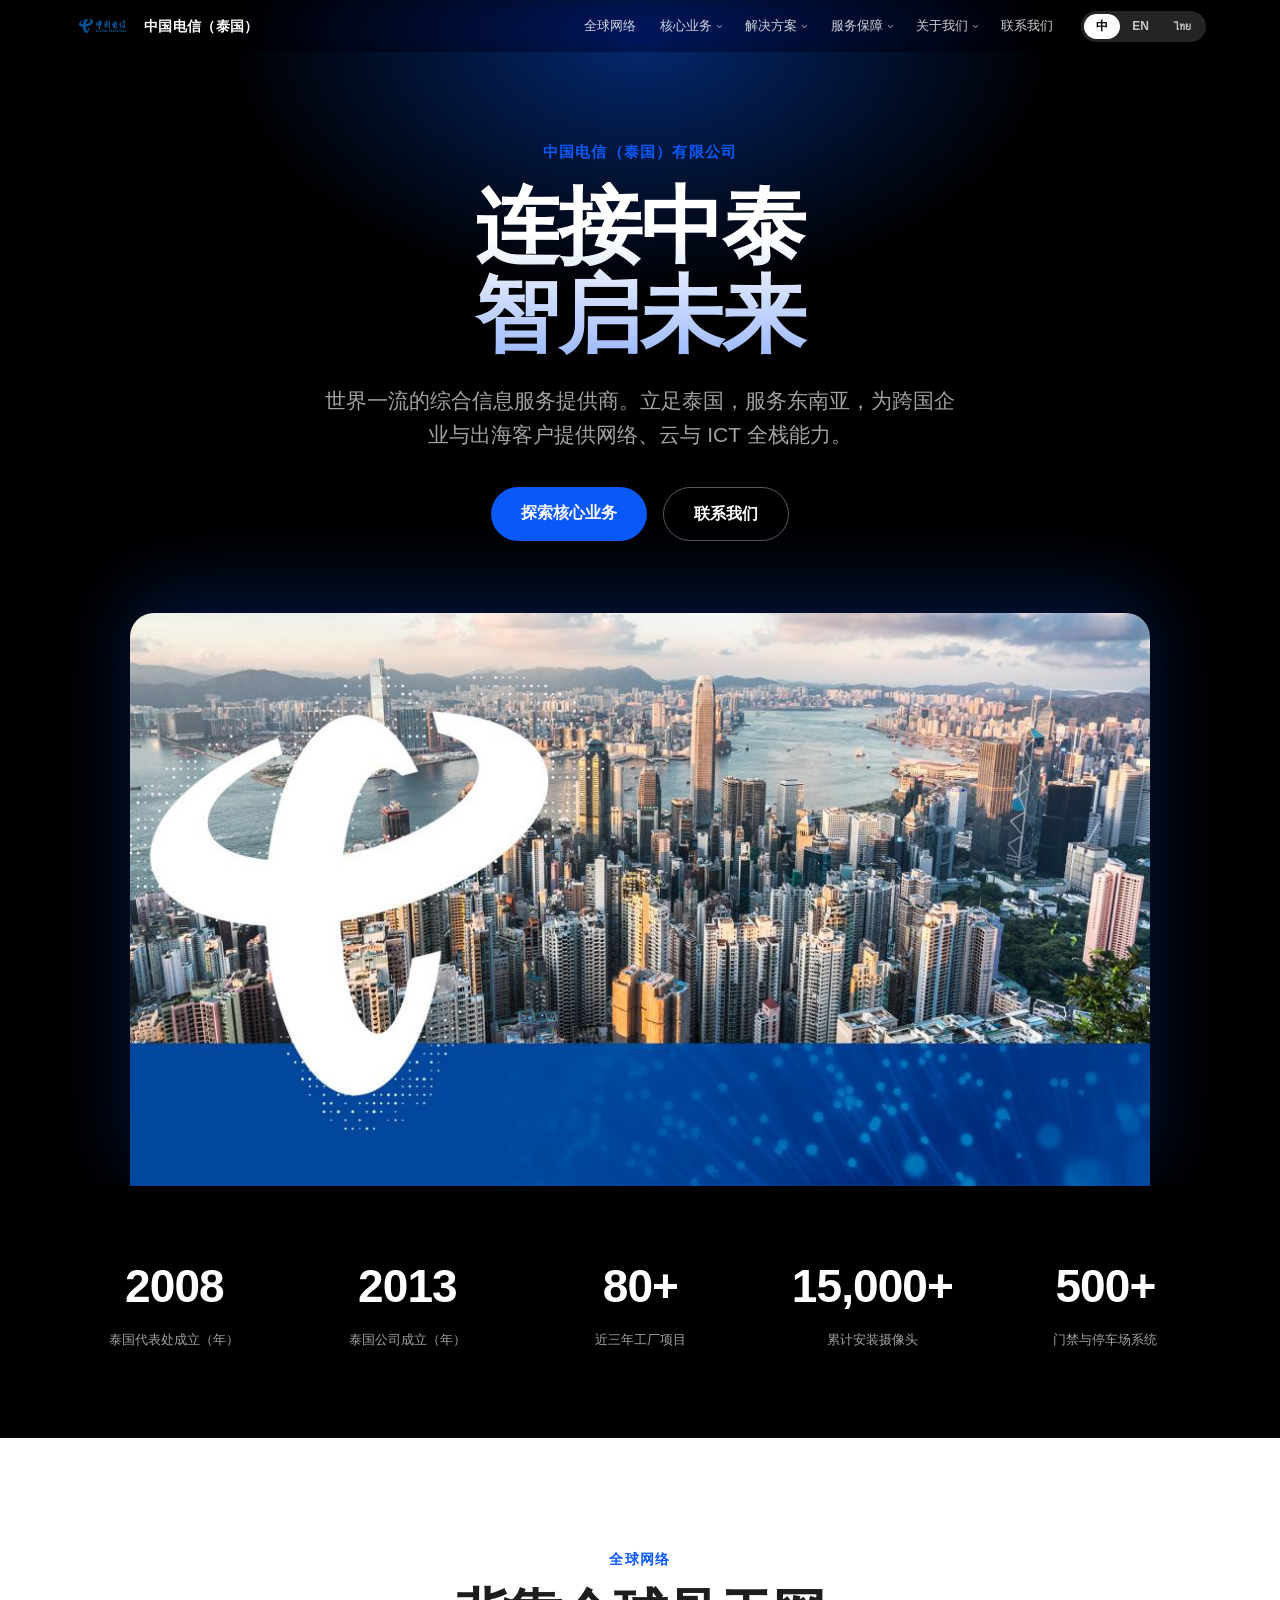
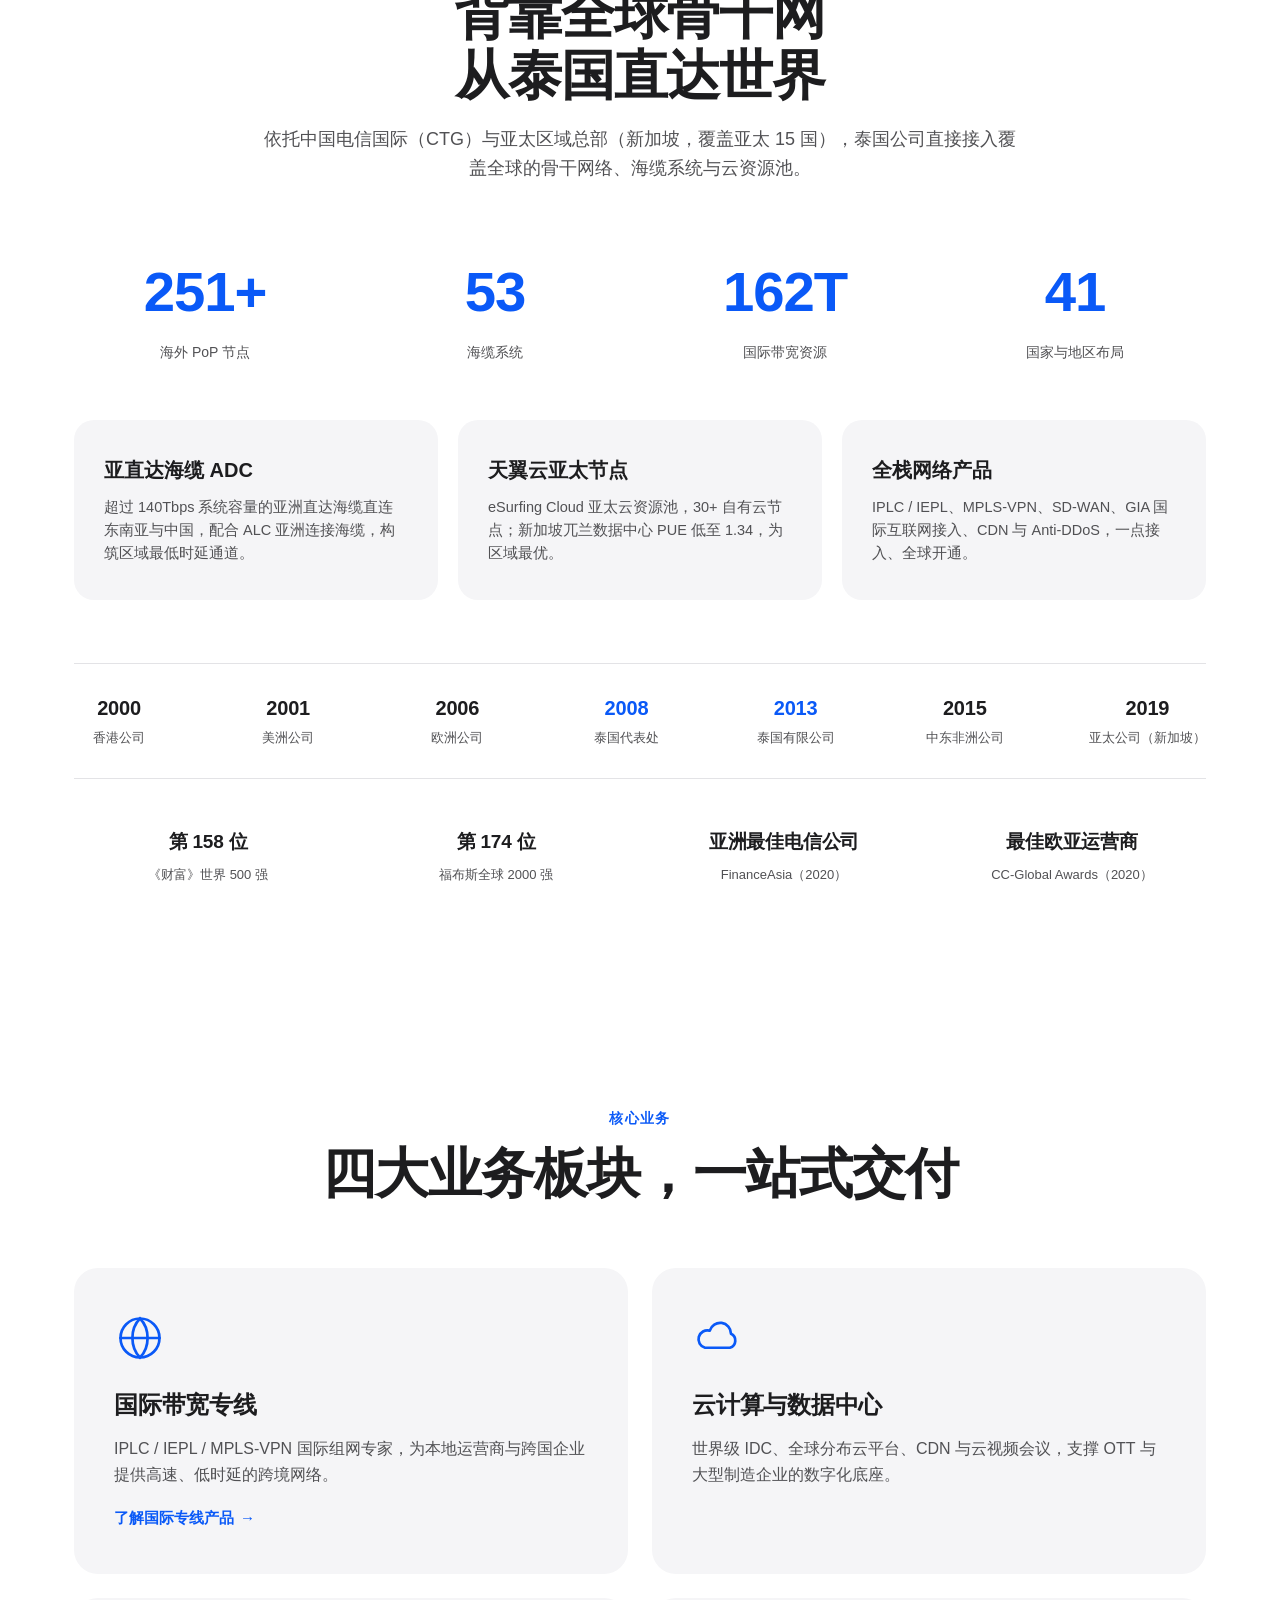
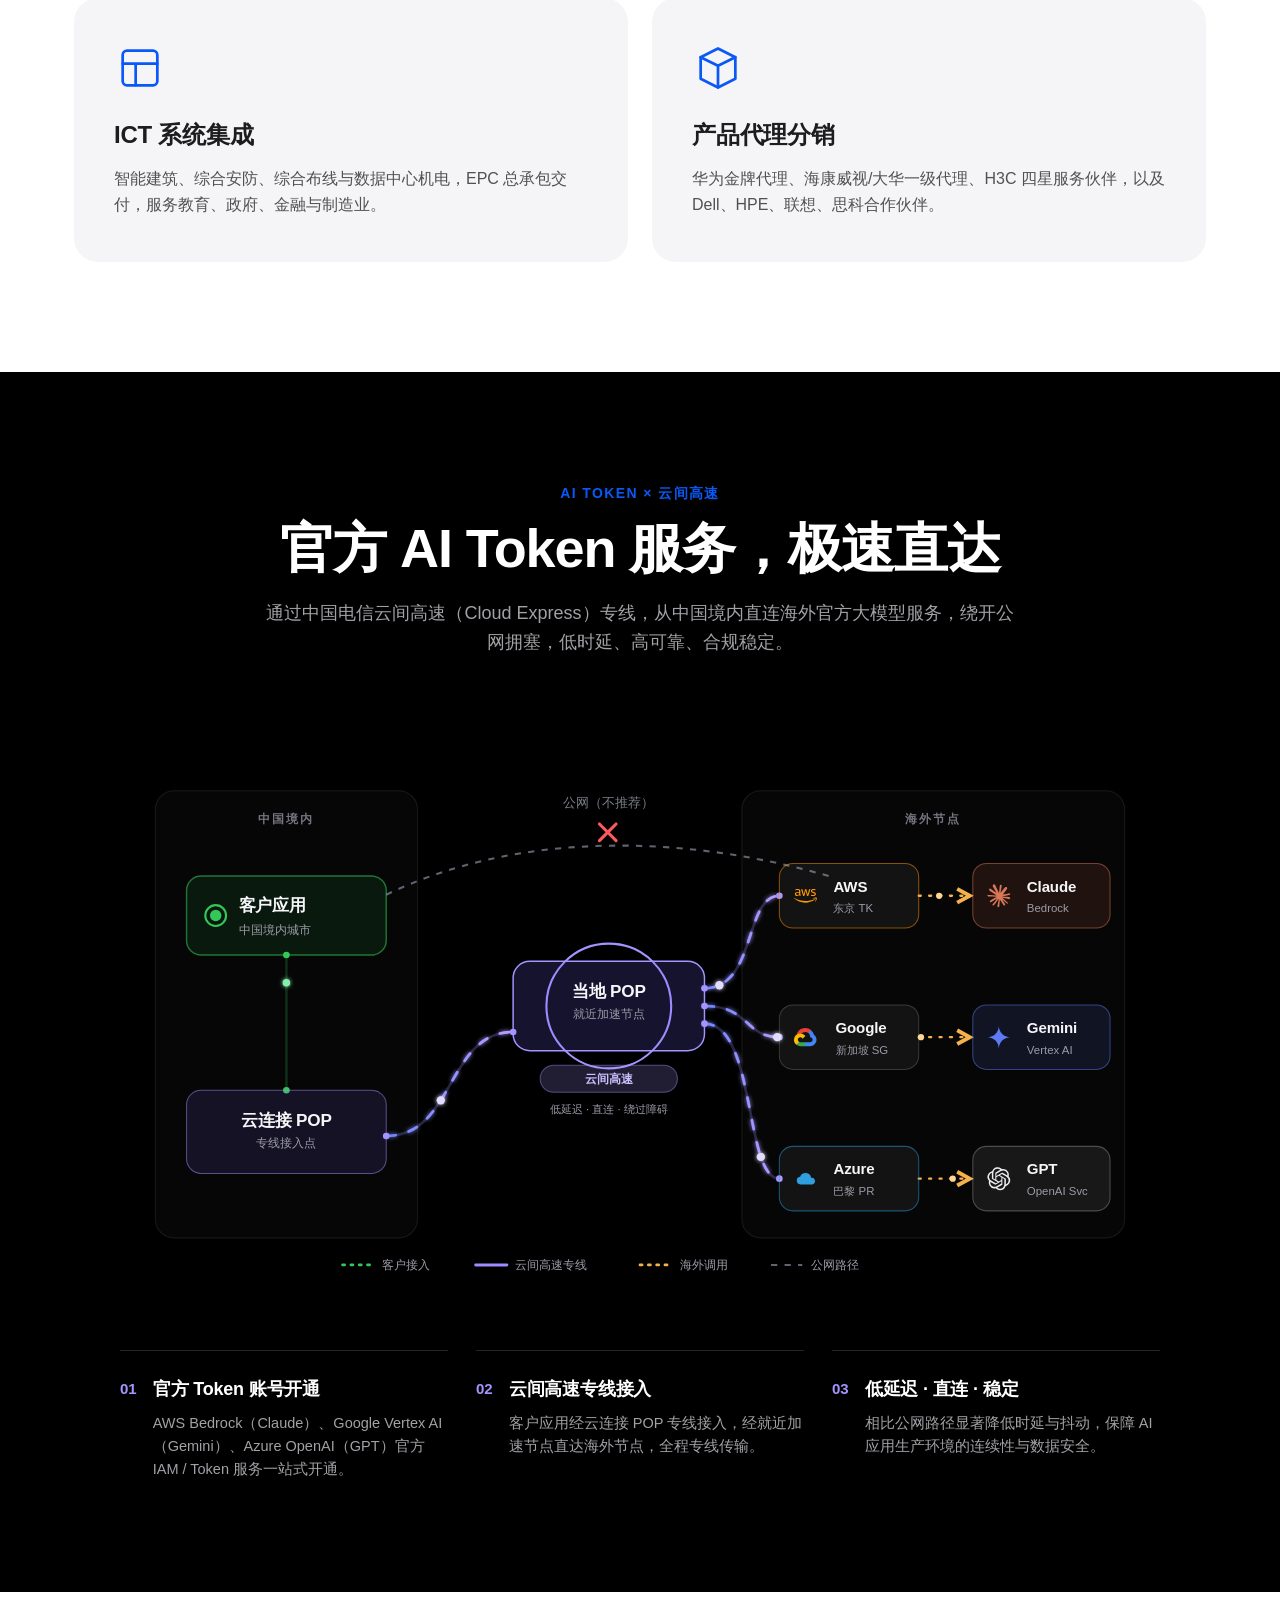
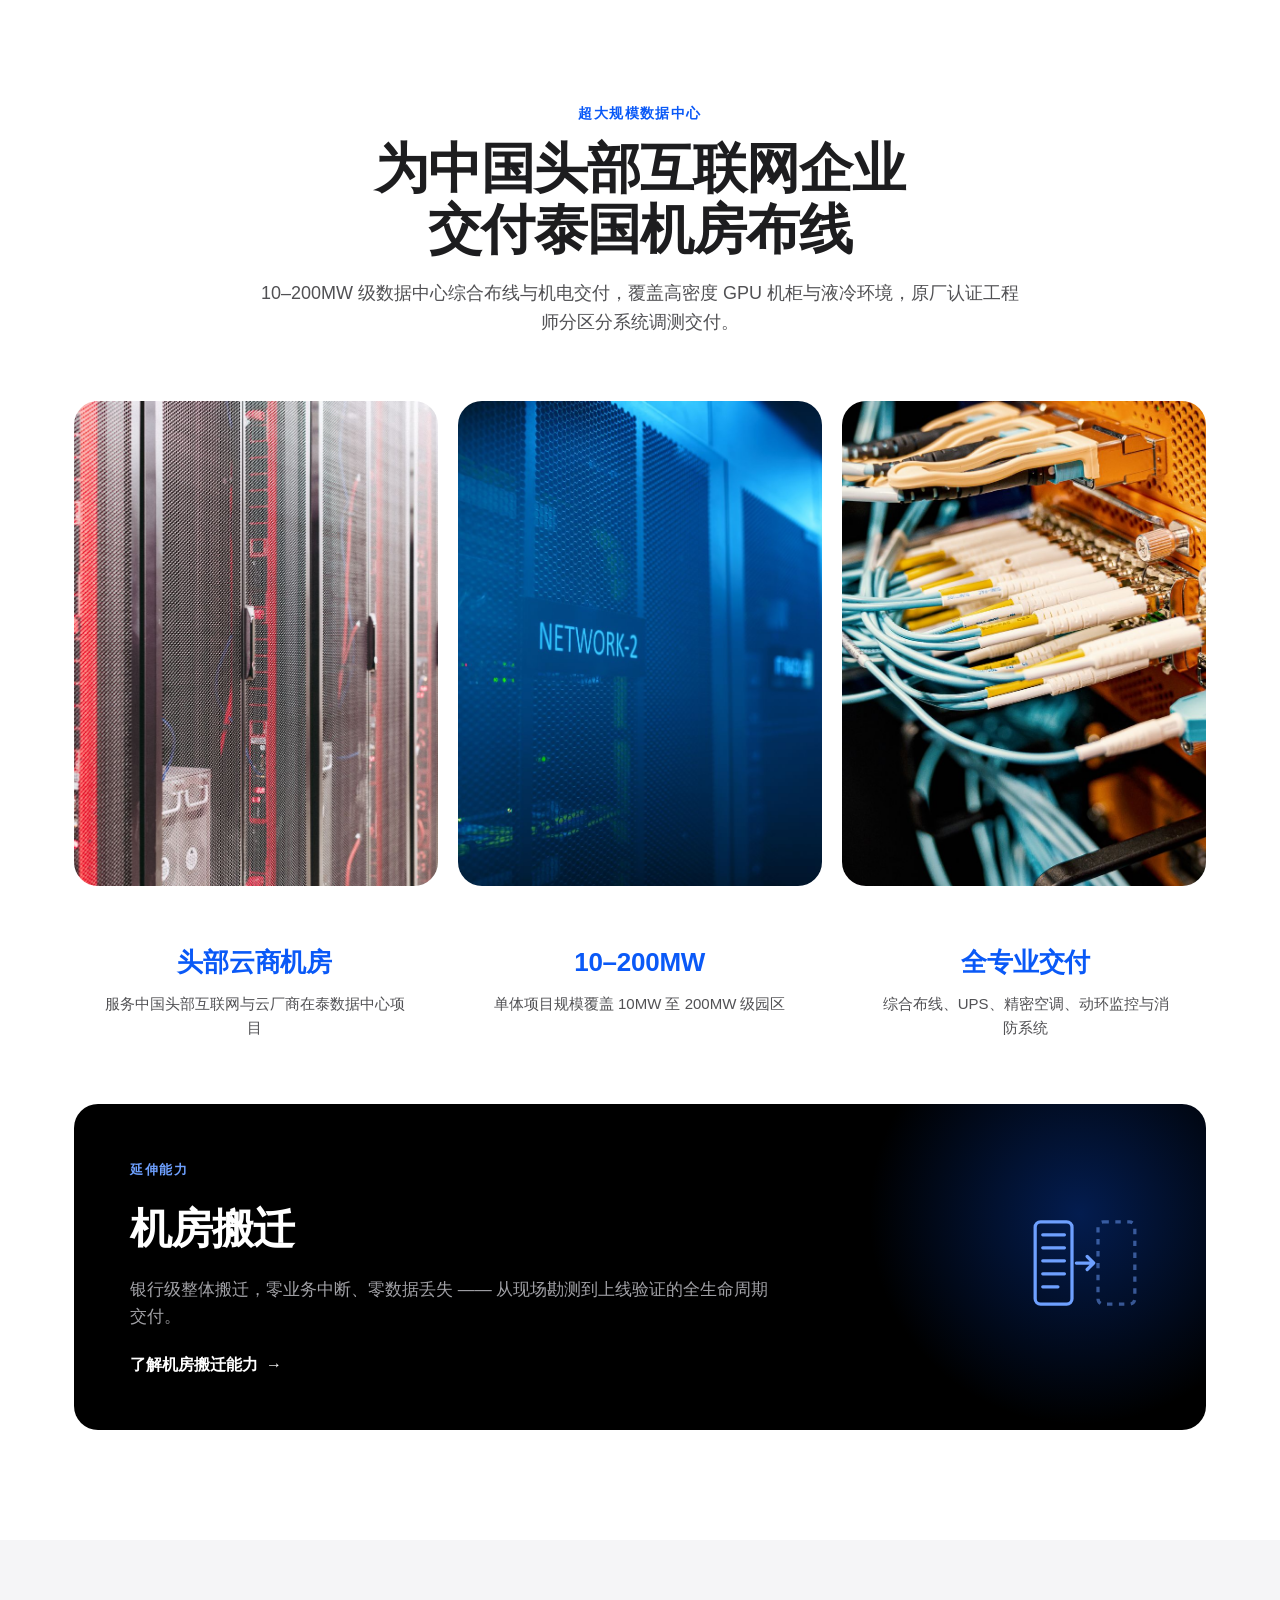
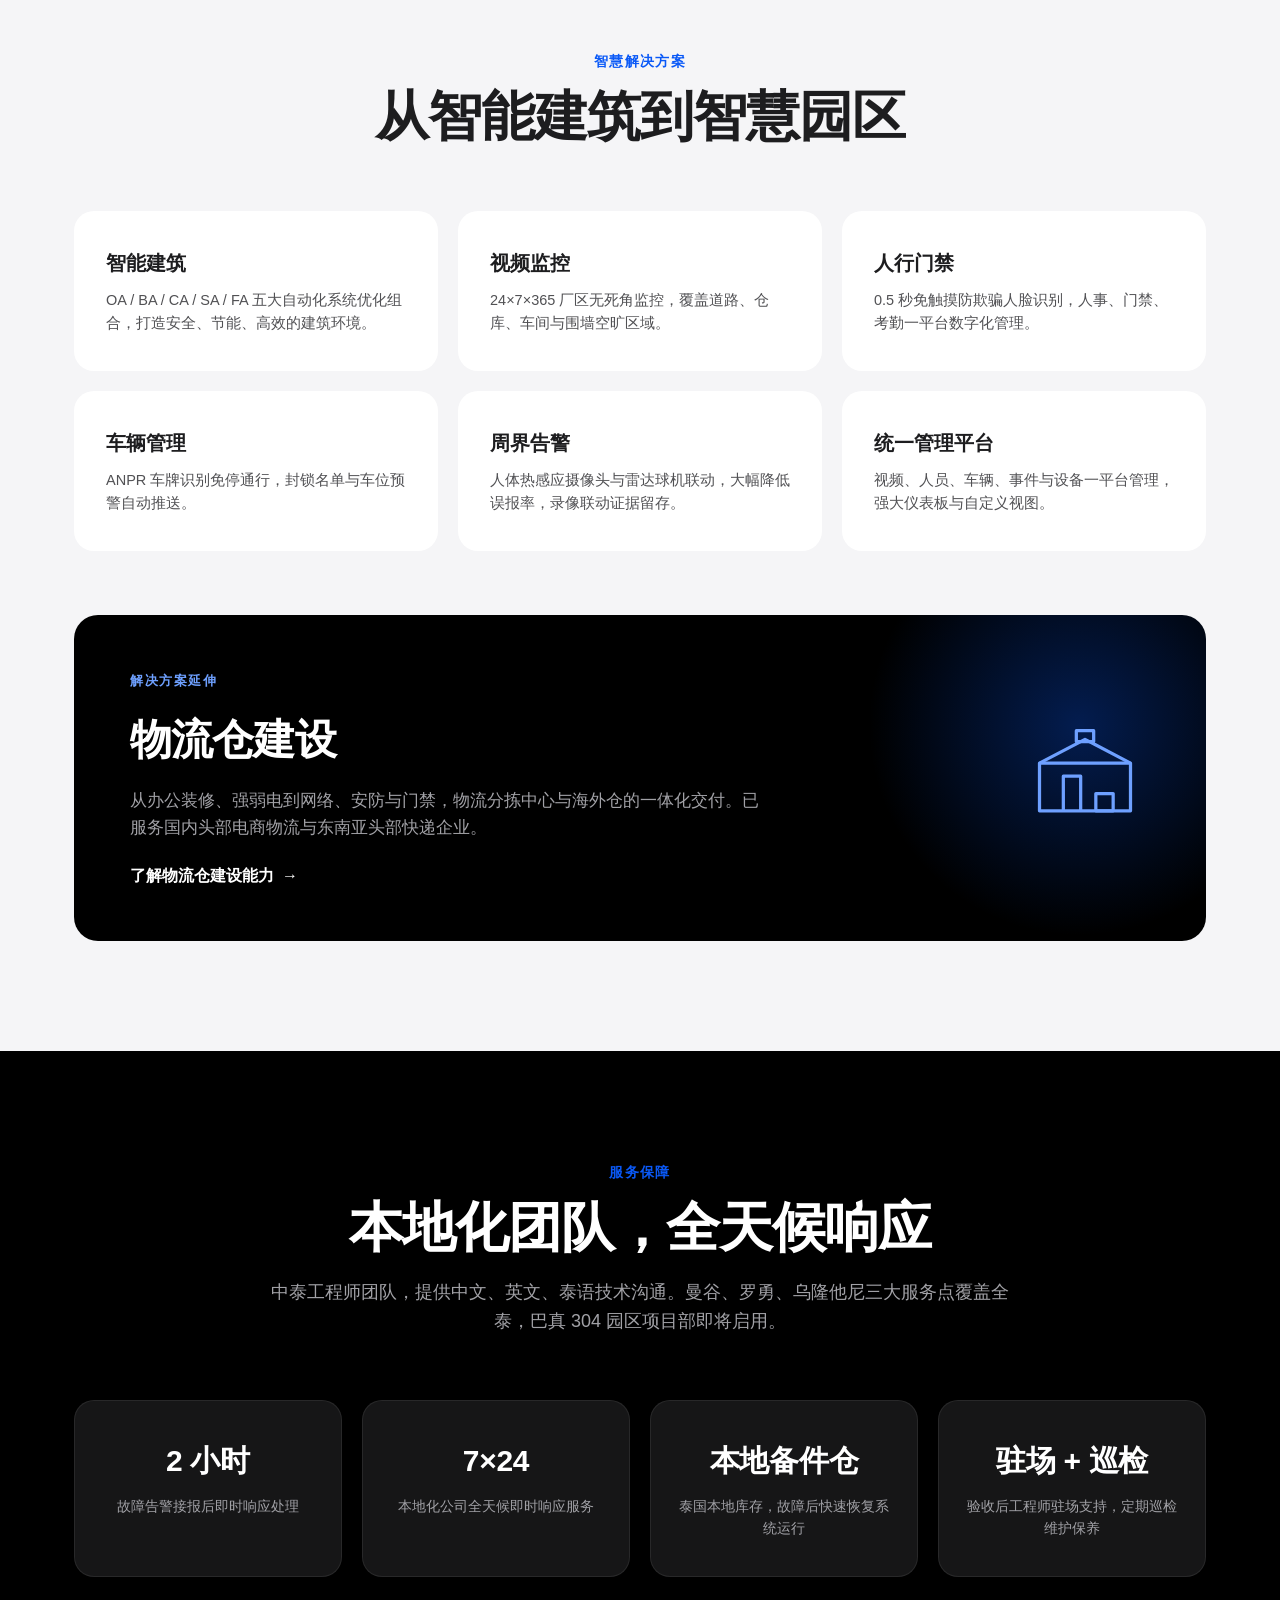
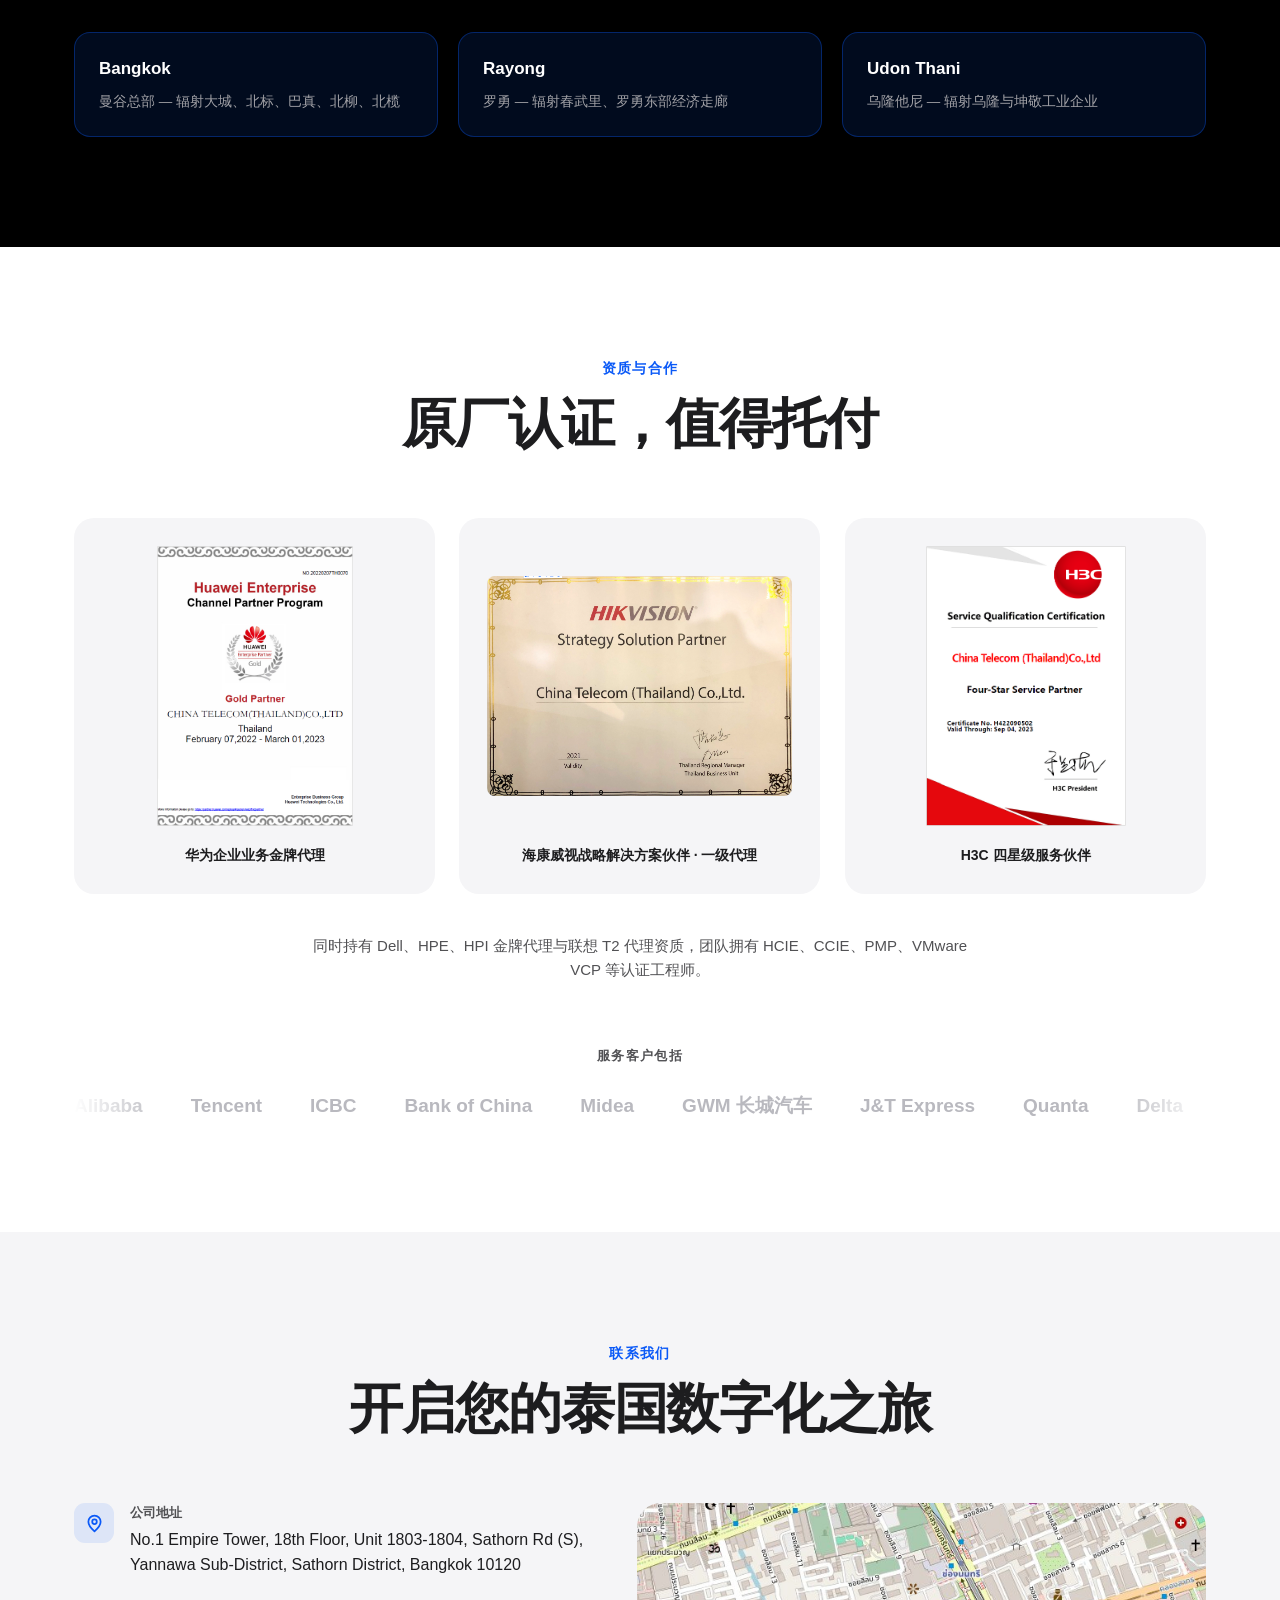
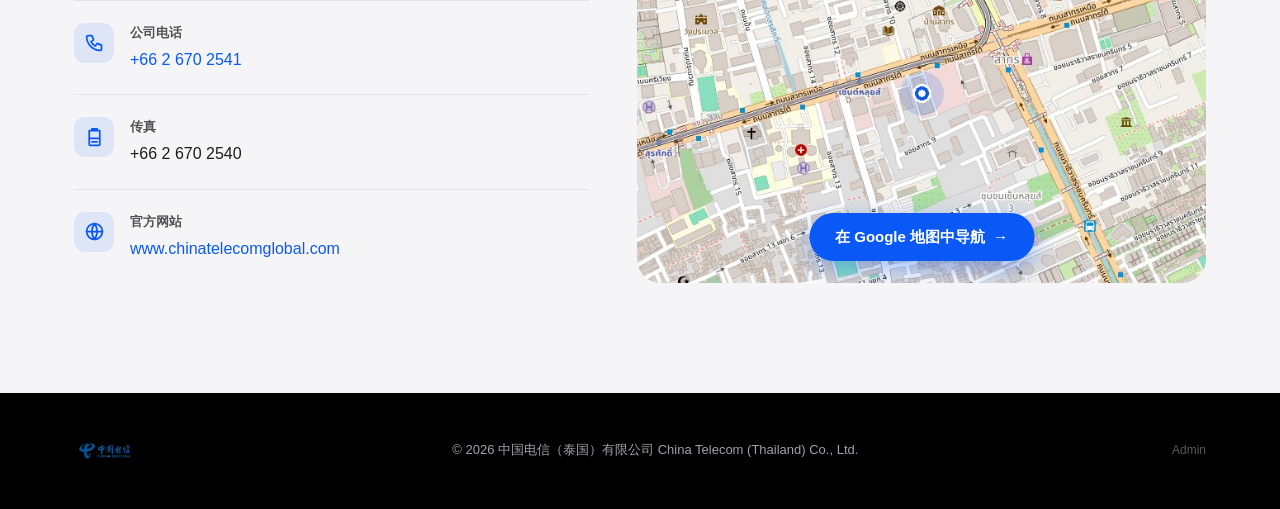
<file: index.html>
<!DOCTYPE html>
<html lang="zh-CN">
<head>
  <meta charset="UTF-8">
  <meta name="viewport" content="width=device-width, initial-scale=1.0">
  <title>中国电信（泰国）有限公司 | China Telecom (Thailand) Co., Ltd.</title>
  <meta name="description" content="China Telecom (Thailand) Co., Ltd. — International connectivity, cloud & IDC, AI token services via Cloud Express, hyperscale data centre cabling and ICT systems integration in Thailand.">
  <link rel="icon" type="image/png" href="assets/img/logo-ct.png">
  <link rel="stylesheet" href="css/style.css">
</head>
<body>

<header class="site-header" id="siteHeader">
  <div class="header-inner">
    <a class="brand" href="#home">
      <img src="assets/img/logo-ct.png" alt="China Telecom">
      <span class="brand-name" data-i18n="brand">中国电信（泰国）</span>
    </a>
    <nav class="nav" id="mainNav">
      <a href="#global" data-i18n="nav.global">全球网络</a>
      <div class="nav-item has-sub">
        <a href="#business" class="nav-top" data-i18n="nav.business">核心业务</a>
        <button class="sub-toggle" type="button" aria-label="expand"></button>
        <div class="sub-menu">
          <a href="#business" data-i18n="nav.bizOverview">业务概览</a>
          <a href="connectivity.html" data-i18n="nav.connectivity">国际网络</a>
          <a href="#token" data-i18n="nav.token">AI Token</a>
          <a href="#datacenter" data-i18n="nav.dc">数据中心</a>
        </div>
      </div>
      <div class="nav-item has-sub">
        <a href="#solutions" class="nav-top" data-i18n="nav.solutions">解决方案</a>
        <button class="sub-toggle" type="button" aria-label="expand"></button>
        <div class="sub-menu">
          <a href="#solutions" data-i18n="nav.solOverview">智慧解决方案</a>
          <a href="warehouse.html" data-i18n="nav.warehouse">物流仓建设</a>
        </div>
      </div>
      <div class="nav-item has-sub">
        <a href="#service" class="nav-top" data-i18n="nav.service">服务保障</a>
        <button class="sub-toggle" type="button" aria-label="expand"></button>
        <div class="sub-menu">
          <a href="#service" data-i18n="nav.serviceOverview">服务保障</a>
          <a href="#partners" data-i18n="nav.partners">资质合作</a>
        </div>
      </div>
      <div class="nav-item has-sub">
        <a href="about.html" class="nav-top" data-i18n="nav.about">关于我们</a>
        <button class="sub-toggle" type="button" aria-label="expand"></button>
        <div class="sub-menu">
          <a href="about.html#about-company" data-i18n="nav.aboutCompany">公司简介</a>
          <a href="about.html#about-org" data-i18n="nav.aboutOrg">组织架构</a>
          <a href="about.html#about-inventory" data-i18n="nav.aboutInventory">备件库存</a>
        </div>
      </div>
      <a href="#contact" data-i18n="nav.contact">联系我们</a>
    </nav>
    <div class="header-actions">
      <div class="lang-switch" id="langSwitch">
        <button data-lang="zh" class="active">中</button>
        <button data-lang="en">EN</button>
        <button data-lang="th">ไทย</button>
      </div>
      <button class="nav-toggle" id="navToggle" type="button" aria-label="Menu">
        <span></span><span></span>
      </button>
    </div>
  </div>
</header>

<!-- ================= HERO ================= -->
<section class="hero" id="home">
  <div class="hero-glow"></div>
  <div class="hero-content">
    <p class="hero-kicker reveal" data-i18n="hero.kicker">中国电信（泰国）有限公司</p>
    <h1 class="hero-title reveal" data-i18n="hero.title">连接中泰<br>智启未来</h1>
    <p class="hero-sub reveal" data-i18n="hero.sub">世界一流的综合信息服务提供商。立足泰国，服务东南亚，为跨国企业与出海客户提供网络、云与 ICT 全栈能力。</p>
    <div class="hero-cta reveal">
      <a class="btn btn-primary" href="#business" data-i18n="hero.cta1">探索核心业务</a>
      <a class="btn btn-ghost" href="#contact" data-i18n="hero.cta2">联系我们</a>
    </div>
  </div>
  <div class="hero-visual reveal">
    <img src="assets/img/banner-skyline.jpeg" alt="China Telecom Global">
  </div>
</section>

<!-- ================= STATS ================= -->
<section class="stats">
  <div class="container stats-grid">
    <div class="stat reveal"><div class="stat-num" data-count="2008">0</div><div class="stat-label" data-i18n="stats.s1">泰国代表处成立（年）</div></div>
    <div class="stat reveal"><div class="stat-num" data-count="2013">0</div><div class="stat-label" data-i18n="stats.s2">泰国公司成立（年）</div></div>
    <div class="stat reveal"><div class="stat-num"><span data-count="80">0</span>+</div><div class="stat-label" data-i18n="stats.s3">近三年工厂项目</div></div>
    <div class="stat reveal"><div class="stat-num"><span data-count="15000">0</span>+</div><div class="stat-label" data-i18n="stats.s4">累计安装摄像头</div></div>
    <div class="stat reveal"><div class="stat-num"><span data-count="500">0</span>+</div><div class="stat-label" data-i18n="stats.s5">门禁与停车场系统</div></div>
  </div>
</section>

<!-- ================= GLOBAL NETWORK ================= -->
<section class="section" id="global">
  <div class="container">
    <div class="section-head reveal">
      <p class="kicker" data-i18n="gn.kicker">全球网络</p>
      <h2 data-i18n="gn.title">背靠全球骨干网<br>从泰国直达世界</h2>
      <p class="section-sub" data-i18n="gn.sub">依托中国电信国际（CTG）与亚太区域总部（新加坡，覆盖亚太 15 国），泰国公司直接接入覆盖全球的骨干网络、海缆系统与云资源池。</p>
    </div>
    <div class="gn-stats stagger">
      <div class="gn-stat reveal"><div class="gn-num"><span data-count="251">0</span>+</div><div class="gn-label" data-i18n="gn.s1">海外 PoP 节点</div></div>
      <div class="gn-stat reveal"><div class="gn-num" data-count="53">0</div><div class="gn-label" data-i18n="gn.s2">海缆系统</div></div>
      <div class="gn-stat reveal"><div class="gn-num">162T</div><div class="gn-label" data-i18n="gn.s3">国际带宽资源</div></div>
      <div class="gn-stat reveal"><div class="gn-num" data-count="41">0</div><div class="gn-label" data-i18n="gn.s4">国家与地区布局</div></div>
    </div>
    <div class="gn-cards stagger">
      <article class="gn-card reveal">
        <h3 data-i18n="gn.c1t">亚直达海缆 ADC</h3>
        <p data-i18n="gn.c1d">超过 140Tbps 系统容量的亚洲直达海缆直连东南亚与中国，配合 ALC 亚洲连接海缆，构筑区域最低时延通道。</p>
      </article>
      <article class="gn-card reveal">
        <h3 data-i18n="gn.c2t">天翼云亚太节点</h3>
        <p data-i18n="gn.c2d">eSurfing Cloud 亚太云资源池，30+ 自有云节点；新加坡兀兰数据中心 PUE 低至 1.34，为区域最优。</p>
      </article>
      <article class="gn-card reveal">
        <h3 data-i18n="gn.c3t">全栈网络产品</h3>
        <p data-i18n="gn.c3d">IPLC / IEPL、MPLS-VPN、SD-WAN、GIA 国际互联网接入、CDN 与 Anti-DDoS，一点接入、全球开通。</p>
      </article>
    </div>
    <div class="gn-timeline reveal">
      <div class="tl-item"><strong>2000</strong><span data-i18n="gn.t1">香港公司</span></div>
      <div class="tl-item"><strong>2001</strong><span data-i18n="gn.t2">美洲公司</span></div>
      <div class="tl-item"><strong>2006</strong><span data-i18n="gn.t3">欧洲公司</span></div>
      <div class="tl-item tl-hl"><strong>2008</strong><span data-i18n="gn.t4">泰国代表处</span></div>
      <div class="tl-item tl-hl"><strong>2013</strong><span data-i18n="gn.t5">泰国有限公司</span></div>
      <div class="tl-item"><strong>2015</strong><span data-i18n="gn.t6">中东非洲公司</span></div>
      <div class="tl-item"><strong>2019</strong><span data-i18n="gn.t7">亚太公司（新加坡）</span></div>
    </div>
    <div class="gn-awards stagger">
      <div class="award reveal"><strong data-i18n="gn.a1t">第 158 位</strong><span data-i18n="gn.a1d">《财富》世界 500 强</span></div>
      <div class="award reveal"><strong data-i18n="gn.a2t">第 174 位</strong><span data-i18n="gn.a2d">福布斯全球 2000 强</span></div>
      <div class="award reveal"><strong data-i18n="gn.a3t">亚洲最佳电信公司</strong><span data-i18n="gn.a3d">FinanceAsia（2020）</span></div>
      <div class="award reveal"><strong data-i18n="gn.a4t">最佳欧亚运营商</strong><span data-i18n="gn.a4d">CC-Global Awards（2020）</span></div>
    </div>
  </div>
</section>

<!-- ================= BUSINESS ================= -->
<section class="section" id="business">
  <div class="container">
    <div class="section-head reveal">
      <p class="kicker" data-i18n="biz.kicker">核心业务</p>
      <h2 data-i18n="biz.title">四大业务板块，一站式交付</h2>
    </div>
    <div class="biz-grid stagger">
      <a class="biz-card biz-card-link reveal" href="connectivity.html">
        <div class="biz-icon">
          <svg viewBox="0 0 48 48" fill="none" stroke="currentColor" stroke-width="2.5" stroke-linecap="round"><circle cx="24" cy="24" r="18"/><path d="M6 24h36M24 6c5 5 7 11 7 18s-2 13-7 18c-5-5-7-11-7-18s2-13 7-18z"/></svg>
        </div>
        <h3 data-i18n="biz.c1t">国际带宽专线</h3>
        <p data-i18n="biz.c1d">IPLC / IEPL / MPLS-VPN 国际组网专家，为本地运营商与跨国企业提供高速、低时延的跨境网络。</p>
        <span class="biz-more" data-i18n="biz.more">了解国际专线产品</span>
      </a>
      <article class="biz-card reveal">
        <div class="biz-icon">
          <svg viewBox="0 0 48 48" fill="none" stroke="currentColor" stroke-width="2.5" stroke-linecap="round" stroke-linejoin="round"><path d="M36 20a10 10 0 0 0-19.6-2.8A8 8 0 0 0 12 33h23a7 7 0 0 0 1-13z"/></svg>
        </div>
        <h3 data-i18n="biz.c2t">云计算与数据中心</h3>
        <p data-i18n="biz.c2d">世界级 IDC、全球分布云平台、CDN 与云视频会议，支撑 OTT 与大型制造企业的数字化底座。</p>
      </article>
      <article class="biz-card reveal">
        <div class="biz-icon">
          <svg viewBox="0 0 48 48" fill="none" stroke="currentColor" stroke-width="2.5" stroke-linecap="round" stroke-linejoin="round"><rect x="8" y="8" width="32" height="32" rx="4"/><path d="M8 20h32M20 20v20"/></svg>
        </div>
        <h3 data-i18n="biz.c3t">ICT 系统集成</h3>
        <p data-i18n="biz.c3d">智能建筑、综合安防、综合布线与数据中心机电，EPC 总承包交付，服务教育、政府、金融与制造业。</p>
      </article>
      <article class="biz-card reveal">
        <div class="biz-icon">
          <svg viewBox="0 0 48 48" fill="none" stroke="currentColor" stroke-width="2.5" stroke-linecap="round" stroke-linejoin="round"><path d="M24 6l16 8v20l-16 8-16-8V14z"/><path d="M8 14l16 8 16-8M24 22v20"/></svg>
        </div>
        <h3 data-i18n="biz.c4t">产品代理分销</h3>
        <p data-i18n="biz.c4d">华为金牌代理、海康威视/大华一级代理、H3C 四星服务伙伴，以及 Dell、HPE、联想、思科合作伙伴。</p>
      </article>
    </div>
  </div>
</section>

<!-- ================= AI TOKEN ================= -->
<section class="section section-dark" id="token">
  <div class="container">
    <div class="section-head reveal">
      <p class="kicker" data-i18n="token.kicker">AI Token × 云间高速</p>
      <h2 data-i18n="token.title">官方 AI Token 服务，极速直达</h2>
      <p class="section-sub" data-i18n="token.sub">通过中国电信云间高速（Cloud Express）专线，从中国境内直连海外官方大模型服务，绕开公网拥塞，低时延、高可靠、合规稳定。</p>
    </div>
    <div class="token-flow reveal">
      <svg viewBox="0 0 1000 560" class="tk-svg" role="img" aria-labelledby="tkTitle">
        <title id="tkTitle" data-i18n="token.cap">客户通过云间高速访问官方 Token IAM 服务</title>
        <defs>
          <linearGradient id="tkpg" x1="0" y1="0" x2="1" y2="0"><stop offset="0" stop-color="#6f86ff"/><stop offset="1" stop-color="#bb9eff"/></linearGradient>
          <filter id="tkglow" x="-60%" y="-60%" width="220%" height="220%"><feGaussianBlur stdDeviation="2" result="b"/><feMerge><feMergeNode in="b"/><feMergeNode in="SourceGraphic"/></feMerge></filter>
          <marker id="tkar" markerWidth="9" markerHeight="9" refX="6" refY="4.5" orient="auto"><path d="M1 1.5 L6.5 4.5 L1 7.5" fill="none" stroke="#f5b14c" stroke-width="1.7"/></marker>
        </defs>

        <rect x="34" y="68" width="252" height="430" rx="18" fill="rgba(255,255,255,.022)" stroke="rgba(255,255,255,.09)"/>
        <text x="160" y="99" text-anchor="middle" font-size="12" class="tk-zl" data-i18n="tk.zoneCN">中国境内</text>
        <rect x="598" y="68" width="368" height="430" rx="18" fill="rgba(255,255,255,.022)" stroke="rgba(255,255,255,.09)"/>
        <text x="782" y="99" text-anchor="middle" font-size="12" class="tk-zl" data-i18n="tk.zoneOS">海外节点</text>

        <path class="tk-pub" d="M256 168 C 380 108, 540 108, 688 152"/>
        <text x="470" y="84" text-anchor="middle" font-size="12.5" fill="#797e88" data-i18n="tk.public">公网（不推荐）</text>
        <g stroke="#ff5a5a" stroke-width="3" stroke-linecap="round"><line x1="461" y1="100" x2="477" y2="116"/><line x1="477" y1="100" x2="461" y2="116"/></g>

        <rect x="64" y="150" width="192" height="76" rx="14" fill="rgba(52,199,89,.10)" stroke="rgba(52,199,89,.55)" stroke-width="1.4"/>
        <circle class="tk-cr" cx="92" cy="188" r="10" stroke-width="2"/><circle cx="92" cy="188" r="5.5" fill="#34c759"/>
        <text x="114" y="184" font-size="16.5" class="tk-lbl" data-i18n="tk.cust">客户应用</text>
        <text x="114" y="206" font-size="11.5" class="tk-sub" data-i18n="tk.custSub">中国境内城市</text>

        <path class="tk-basec" d="M160 226 V 356"/><path class="tk-flowc" d="M160 226 V 356"/>
        <circle class="tk-portc" cx="160" cy="226" r="3.2"/><circle class="tk-portc" cx="160" cy="356" r="3.2"/>
        <path id="tkpc" d="M160 226 V 356" fill="none"/>
        <circle class="tk-dotc" r="3.6"><animateMotion dur="2.2s" repeatCount="indefinite"><mpath href="#tkpc"/></animateMotion></circle>

        <rect x="64" y="356" width="192" height="80" rx="14" fill="rgba(124,108,255,.12)" stroke="rgba(165,148,255,.5)"/>
        <text x="160" y="390" text-anchor="middle" font-size="16.5" class="tk-lbl" data-i18n="tk.pop">云连接 POP</text>
        <text x="160" y="411" text-anchor="middle" font-size="11.5" class="tk-sub" data-i18n="tk.popSub">专线接入点</text>

        <circle class="tk-pr" cx="470" cy="275" r="60" stroke-width="2"/>
        <rect x="378" y="232" width="184" height="86" rx="16" fill="rgba(124,108,255,.18)" stroke="#a594ff" stroke-width="1.4"/>
        <text x="470" y="266" text-anchor="middle" font-size="16.5" class="tk-lbl" data-i18n="tk.local">当地 POP</text>
        <text x="470" y="287" text-anchor="middle" font-size="11.5" class="tk-sub" data-i18n="tk.localSub">就近加速节点</text>
        <rect x="404" y="332" width="132" height="26" rx="13" fill="rgba(165,148,255,.2)" stroke="rgba(165,148,255,.45)"/>
        <text x="470" y="349" text-anchor="middle" font-size="12" fill="#cabfff" font-weight="700" data-i18n="tk.express">云间高速</text>
        <text x="470" y="378" text-anchor="middle" font-size="11" class="tk-sub" data-i18n="tk.expressSub">低延迟 · 直连 · 绕过障碍</text>

        <path id="tq0" class="tk-base" d="M256 400 C 322 400, 314 300, 378 300"/><path class="tk-flow" d="M256 400 C 322 400, 314 300, 378 300"/>
        <path id="tq1" class="tk-base" d="M562 258 C 612 258, 600 169, 634 169"/><path class="tk-flow" d="M562 258 C 612 258, 600 169, 634 169"/>
        <path id="tq2" class="tk-base" d="M562 275 C 606 275, 600 305, 634 305"/><path class="tk-flow" d="M562 275 C 606 275, 600 305, 634 305"/>
        <path id="tq3" class="tk-base" d="M562 292 C 612 292, 600 441, 634 441"/><path class="tk-flow" d="M562 292 C 612 292, 600 441, 634 441"/>
        <circle class="tk-port" cx="256" cy="400" r="3.2"/><circle class="tk-port" cx="378" cy="300" r="3.2"/>
        <circle class="tk-port" cx="562" cy="258" r="3.2"/><circle class="tk-port" cx="562" cy="275" r="3.2"/><circle class="tk-port" cx="562" cy="292" r="3.2"/>
        <circle class="tk-port" cx="634" cy="169" r="3.2"/><circle class="tk-port" cx="634" cy="305" r="3.2"/><circle class="tk-port" cx="634" cy="441" r="3.2"/>
        <circle class="tk-dot" r="4"><animateMotion dur="1.9s" repeatCount="indefinite"><mpath href="#tq0"/></animateMotion></circle>
        <circle class="tk-dot" r="4"><animateMotion dur="2.1s" begin=".3s" repeatCount="indefinite"><mpath href="#tq1"/></animateMotion></circle>
        <circle class="tk-dot" r="4"><animateMotion dur="2.1s" begin=".6s" repeatCount="indefinite"><mpath href="#tq2"/></animateMotion></circle>
        <circle class="tk-dot" r="4"><animateMotion dur="2.1s" begin=".9s" repeatCount="indefinite"><mpath href="#tq3"/></animateMotion></circle>

        <path id="tb1" class="tk-flowo" d="M768 169 H 816" marker-end="url(#tkar)"/>
        <path id="tb2" class="tk-flowo" d="M768 305 H 816" marker-end="url(#tkar)"/>
        <path id="tb3" class="tk-flowo" d="M768 441 H 816" marker-end="url(#tkar)"/>
        <circle class="tk-doto" r="3"><animateMotion dur="1.1s" repeatCount="indefinite"><mpath href="#tb1"/></animateMotion></circle>
        <circle class="tk-doto" r="3"><animateMotion dur="1.1s" begin=".4s" repeatCount="indefinite"><mpath href="#tb2"/></animateMotion></circle>
        <circle class="tk-doto" r="3"><animateMotion dur="1.1s" begin=".8s" repeatCount="indefinite"><mpath href="#tb3"/></animateMotion></circle>

        <rect x="634" y="138" width="134" height="62" rx="13" fill="rgba(255,255,255,.05)" stroke="rgba(255,153,0,.5)"/>
        <g transform="translate(648,158) scale(0.92)"><path fill="#ff9900" d="M6.763 10.036c0 .296.032.535.088.71.064.176.144.368.256.576.04.063.056.127.056.183 0 .08-.048.16-.152.24l-.503.335a.383.383 0 0 1-.208.072c-.08 0-.16-.04-.239-.112a2.47 2.47 0 0 1-.287-.375 6.18 6.18 0 0 1-.248-.471c-.622.734-1.405 1.101-2.347 1.101-.67 0-1.205-.191-1.596-.574-.391-.384-.59-.894-.59-1.533 0-.678.239-1.23.726-1.644.487-.415 1.133-.623 1.955-.623.272 0 .551.024.846.064.296.04.6.104.918.176v-.583c0-.607-.127-1.03-.375-1.277-.255-.248-.686-.367-1.3-.367-.28 0-.568.031-.863.103-.295.072-.583.16-.862.272a2.287 2.287 0 0 1-.28.104.488.488 0 0 1-.127.023c-.112 0-.168-.08-.168-.247v-.391c0-.128.016-.224.056-.28a.597.597 0 0 1 .224-.167c.279-.144.614-.264 1.005-.36a4.84 4.84 0 0 1 1.246-.151c.95 0 1.644.216 2.091.647.439.43.662 1.085.662 1.963v2.586zm-3.24 1.214c.263 0 .534-.048.822-.144.287-.096.543-.271.758-.51.128-.152.224-.32.272-.512.047-.191.08-.423.08-.694v-.335a6.66 6.66 0 0 0-.735-.136 6.02 6.02 0 0 0-.75-.048c-.535 0-.926.104-1.19.32-.263.215-.39.518-.39.917 0 .375.095.655.295.846.191.2.47.296.838.296zm6.41.862c-.144 0-.24-.024-.304-.08-.064-.048-.12-.16-.168-.311L7.586 5.55a1.398 1.398 0 0 1-.072-.32c0-.128.064-.2.191-.2h.783c.151 0 .255.025.31.08.065.048.113.16.16.312l1.342 5.284 1.245-5.284c.04-.16.088-.264.151-.312a.549.549 0 0 1 .32-.08h.638c.152 0 .256.025.32.08.063.048.12.16.151.312l1.261 5.348 1.381-5.348c.048-.16.104-.264.16-.312a.52.52 0 0 1 .311-.08h.743c.127 0 .2.065.2.2 0 .04-.009.08-.017.128a1.137 1.137 0 0 1-.056.2l-1.923 6.17c-.048.16-.104.263-.168.311a.51.51 0 0 1-.303.08h-.687c-.151 0-.255-.024-.32-.08-.063-.056-.119-.16-.15-.32l-1.238-5.148-1.23 5.14c-.04.16-.087.264-.15.32-.065.056-.177.08-.32.08zm10.256.215c-.415 0-.83-.048-1.229-.143-.399-.096-.71-.2-.918-.32-.128-.071-.215-.151-.247-.223a.563.563 0 0 1-.048-.224v-.407c0-.167.064-.247.183-.247.048 0 .096.008.144.024.048.016.12.048.2.08.271.12.566.215.878.279.319.064.63.096.95.096.502 0 .894-.088 1.165-.264a.86.86 0 0 0 .415-.758.777.777 0 0 0-.215-.559c-.144-.151-.416-.287-.807-.415l-1.157-.36c-.583-.183-1.014-.454-1.277-.813a1.902 1.902 0 0 1-.4-1.158c0-.335.073-.63.216-.886.144-.255.335-.479.575-.654.24-.184.51-.32.83-.415.32-.096.655-.136 1.006-.136.175 0 .359.008.535.032.183.024.35.056.518.088.16.04.312.08.455.127.144.048.256.096.336.144a.69.69 0 0 1 .24.2.43.43 0 0 1 .071.263v.375c0 .168-.064.256-.184.256a.83.83 0 0 1-.303-.096 3.652 3.652 0 0 0-1.532-.311c-.455 0-.815.071-1.062.223-.248.152-.375.383-.375.71 0 .224.08.416.24.567.159.152.454.304.877.44l1.134.358c.574.184.99.44 1.237.767.247.327.367.702.367 1.117 0 .343-.072.655-.207.926-.144.272-.336.511-.583.703-.248.2-.543.343-.886.447-.36.111-.734.167-1.142.167zM21.698 16.207c-2.626 1.94-6.442 2.969-9.722 2.969-4.598 0-8.74-1.7-11.87-4.526-.247-.223-.024-.527.272-.351 3.384 1.963 7.559 3.153 11.877 3.153 2.914 0 6.114-.607 9.06-1.852.439-.2.814.287.383.607zM22.792 14.961c-.336-.43-2.22-.207-3.074-.103-.255.032-.295-.192-.063-.36 1.5-1.053 3.967-.75 4.254-.399.287.36-.08 2.826-1.485 4.007-.215.184-.423.088-.327-.151.32-.79 1.03-2.57.695-2.994z"/></g>
        <text x="686" y="165" font-size="14.5" class="tk-lbl">AWS</text><text x="686" y="185" font-size="11" class="tk-sub" data-i18n="tk.tokyo">东京 TK</text>
        <rect x="820" y="138" width="132" height="62" rx="13" fill="rgba(217,119,87,.12)" stroke="rgba(217,119,87,.5)"/>
        <g transform="translate(834,158) scale(0.92)"><path fill="#d97757" d="m4.7144 15.9555 4.7174-2.6471.079-.2307-.079-.1275h-.2307l-.7893-.0486-2.6956-.0729-2.3375-.0971-2.2646-.1214-.5707-.1215-.5343-.7042.0546-.3522.4797-.3218.686.0608 1.5179.1032 2.2767.1578 1.6514.0972 2.4468.255h.3886l.0546-.1579-.1336-.0971-.1032-.0972L6.973 9.8356l-2.55-1.6879-1.3356-.9714-.7225-.4918-.3643-.4614-.1578-1.0078.6557-.7225.8803.0607.2246.0607.8925.686 1.9064 1.4754 2.4893 1.8336.3643.3035.1457-.1032.0182-.0728-.164-.2733-1.3539-2.4467-1.445-2.4893-.6435-1.032-.17-.6194c-.0607-.255-.1032-.4674-.1032-.7285L6.287.1335 6.6997 0l.9957.1336.419.3642.6192 1.4147 1.0018 2.2282 1.5543 3.0296.4553.8985.2429.8318.091.255h.1579v-.1457l.1275-1.706.2368-2.0947.2307-2.6957.0789-.7589.3764-.9107.7468-.4918.5828.2793.4797.686-.0668.4433-.2853 1.8517-.5586 2.9021-.3643 1.9429h.2125l.2429-.2429.9835-1.3053 1.6514-2.0643.7286-.8196.85-.9046.5464-.4311h1.0321l.759 1.1293-.34 1.1657-1.0625 1.3478-.8804 1.1414-1.2628 1.7-.7893 1.36.0729.1093.1882-.0183 2.8535-.607 1.5421-.2794 1.8396-.3157.8318.3886.091.3946-.3278.8075-1.967.4857-2.3072.4614-3.4364.8136-.0425.0304.0486.0607 1.5482.1457.6618.0364h1.621l3.0175.2247.7892.522.4736.6376-.079.4857-1.2142.6193-1.6393-.3886-3.825-.9107-1.3113-.3279h-.1822v.1093l1.0929 1.0686 2.0035 1.8092 2.5075 2.3314.1275.5768-.3218.4554-.34-.0486-2.2039-1.6575-.85-.7468-1.9246-1.621h-.1275v.17l.4432.6496 2.3436 3.5214.1214 1.0807-.17.3521-.6071.2125-.6679-.1214-1.3721-1.9246L14.38 17.959l-1.1414-1.9428-.1397.079-.674 7.2552-.3156.3703-.7286.2793-.6071-.4614-.3218-.7468.3218-1.4753.3886-1.9246.3157-1.53.2853-1.9004.17-.6314-.0121-.0425-.1397.0182-1.4328 1.9672-2.1796 2.9446-1.7243 1.8456-.4128.164-.7164-.3704.0667-.6618.4008-.5889 2.386-3.0357 1.4389-1.882.929-1.0868-.0062-.1579h-.0546l-6.3385 4.1164-1.1293.1457-.4857-.4554.0608-.7467.2307-.2429 1.9064-1.3114Z"/></g>
        <text x="872" y="165" font-size="14.5" class="tk-lbl">Claude</text><text x="872" y="185" font-size="11" class="tk-sub">Bedrock</text>

        <rect x="634" y="274" width="134" height="62" rx="13" fill="rgba(255,255,255,.05)" stroke="rgba(255,255,255,.18)"/>
        <g transform="translate(648,294) scale(0.34)"><path d="M40.728 20.488l2.05.035 5.57-5.57.27-2.36C44.2 8.657 38.367 6.26 31.993 6.26c-11.54 0-21.28 7.852-24.163 18.488.608-.424 1.908-.106 1.908-.106l11.13-1.83s.572-.947.862-.9A13.88 13.88 0 0 1 32 17.375c3.3.007 6.34 1.173 8.728 3.102z" fill="#ea4335"/><path d="M56.17 24.77c-1.293-4.77-3.958-8.982-7.555-12.177l-7.887 7.887c3.16 2.55 5.187 6.452 5.187 10.82v1.392c3.837 0 6.954 3.124 6.954 6.954 0 3.837-3.124 6.954-6.954 6.954H32.007L30.615 48v8.346l1.392 1.385h13.908A18.11 18.11 0 0 0 64 39.647c-.007-6.155-3.1-11.6-7.83-14.876z" fill="#4285f4"/><path d="M18.085 57.74h13.9V46.6h-13.9a6.89 6.89 0 0 1-2.862-.622l-2.007.615-5.57 5.57-.488 1.88a18 18 0 0 0 10.926 3.689z" fill="#34a853"/><path d="M18.085 21.57A18.11 18.11 0 0 0 0 39.654c0 5.873 2.813 11.095 7.166 14.403l8.064-8.064a6.96 6.96 0 0 1-4.099-6.339c0-3.837 3.124-6.954 6.954-6.954 2.82 0 5.244 1.7 6.34 4.1l8.064-8.064c-3.307-4.353-8.53-7.166-14.403-7.166z" fill="#fbbc05"/></g>
        <text x="688" y="301" font-size="14.5" class="tk-lbl">Google</text><text x="688" y="321" font-size="11" class="tk-sub" data-i18n="tk.singapore">新加坡 SG</text>
        <rect x="820" y="274" width="132" height="62" rx="13" fill="rgba(94,123,245,.12)" stroke="rgba(94,123,245,.5)"/>
        <g transform="translate(834,294) scale(0.92)"><path fill="#5e7bf5" d="M11.04 19.32Q12 21.51 12 24q0-2.49.93-4.68.96-2.19 2.58-3.81t3.81-2.55Q21.51 12 24 12q-2.49 0-4.68-.93a12.3 12.3 0 0 1-3.81-2.58 12.3 12.3 0 0 1-2.58-3.81Q12 2.49 12 0q0 2.49-.96 4.68-.93 2.19-2.55 3.81a12.3 12.3 0 0 1-3.81 2.58Q2.49 12 0 12q2.49 0 4.68.96 2.19.93 3.81 2.55t2.55 3.81"/></g>
        <text x="872" y="301" font-size="14.5" class="tk-lbl">Gemini</text><text x="872" y="321" font-size="11" class="tk-sub">Vertex AI</text>

        <rect x="634" y="410" width="134" height="62" rx="13" fill="rgba(255,255,255,.05)" stroke="rgba(47,159,224,.5)"/>
        <g transform="translate(648,430) scale(0.92)"><path fill="#2f9fe0" d="M19 18H7a4 4 0 0 1-.5-7.97 6 6 0 0 1 11.5 1.02A3.5 3.5 0 0 1 19 18z"/></g>
        <text x="686" y="437" font-size="14.5" class="tk-lbl">Azure</text><text x="686" y="457" font-size="11" class="tk-sub" data-i18n="tk.paris">巴黎 PR</text>
        <rect x="820" y="410" width="132" height="62" rx="13" fill="rgba(255,255,255,.07)" stroke="rgba(255,255,255,.26)"/>
        <g transform="translate(834,430) scale(0.92)"><path fill="#ededf0" d="M22.2819 9.8211a5.9847 5.9847 0 0 0-.5157-4.9108 6.0462 6.0462 0 0 0-6.5098-2.9A6.0651 6.0651 0 0 0 4.9807 4.1818a5.9847 5.9847 0 0 0-3.9977 2.9 6.0462 6.0462 0 0 0 .7427 7.0966 5.98 5.98 0 0 0 .511 4.9107 6.051 6.051 0 0 0 6.5146 2.9001A5.9847 5.9847 0 0 0 13.2599 24a6.0557 6.0557 0 0 0 5.7718-4.2058 5.9894 5.9894 0 0 0 3.9977-2.9001 6.0557 6.0557 0 0 0-.7475-7.0729zm-9.022 12.6081a4.4755 4.4755 0 0 1-2.8764-1.0408l.1419-.0804 4.7783-2.7582a.7948.7948 0 0 0 .3927-.6813v-6.7369l2.02 1.1686a.071.071 0 0 1 .038.052v5.5826a4.504 4.504 0 0 1-4.4945 4.4944zm-9.6607-4.1254a4.4708 4.4708 0 0 1-.5346-3.0137l.142.0852 4.783 2.7582a.7712.7712 0 0 0 .7806 0l5.8428-3.3685v2.3324a.0804.0804 0 0 1-.0332.0615L9.74 19.9502a4.4992 4.4992 0 0 1-6.1408-1.6464zM2.3408 7.8956a4.485 4.485 0 0 1 2.3655-1.9728V11.6a.7664.7664 0 0 0 .3879.6765l5.8144 3.3543-2.0201 1.1685a.0757.0757 0 0 1-.071 0l-4.8303-2.7865A4.504 4.504 0 0 1 2.3408 7.872zm16.5963 3.8558L13.1038 8.364 15.1192 7.2a.0757.0757 0 0 1 .071 0l4.8303 2.7913a4.4944 4.4944 0 0 1-.6765 8.1042v-5.6772a.79.79 0 0 0-.407-.667zm2.0107-3.0231l-.142-.0852-4.7735-2.7818a.7759.7759 0 0 0-.7854 0L9.409 9.2297V6.8974a.0662.0662 0 0 1 .0284-.0615l4.8303-2.7866a4.4992 4.4992 0 0 1 6.6802 4.66zM8.3065 12.863l-2.02-1.1638a.0804.0804 0 0 1-.038-.0567V6.0742a4.4992 4.4992 0 0 1 7.3757-3.4537l-.142.0805L8.704 5.459a.7948.7948 0 0 0-.3927.6813zm1.0976-2.3654l2.602-1.4998 2.6069 1.4998v2.9994l-2.5974 1.4997-2.6067-1.4997Z"/></g>
        <text x="872" y="437" font-size="14.5" class="tk-lbl">GPT</text><text x="872" y="457" font-size="11" class="tk-sub">OpenAI Svc</text>

        <g transform="translate(214,524)" font-size="12">
          <line x1="0" y1="0" x2="30" y2="0" stroke="#34c759" stroke-width="2.6" stroke-linecap="round" stroke-dasharray="2 6"/><text x="38" y="4" class="tk-sub" data-i18n="tk.lgCust">客户接入</text>
          <line x1="128" y1="0" x2="158" y2="0" stroke="#9d8cff" stroke-width="2.8" stroke-linecap="round"/><text x="166" y="4" class="tk-sub" data-i18n="tk.lgExpress">云间高速专线</text>
          <line x1="286" y1="0" x2="316" y2="0" stroke="#f5b14c" stroke-width="2.6" stroke-linecap="round" stroke-dasharray="2 6"/><text x="324" y="4" class="tk-sub" data-i18n="tk.lgOvs">海外调用</text>
          <line x1="412" y1="0" x2="442" y2="0" class="tk-pub"/><text x="450" y="4" class="tk-sub" data-i18n="tk.lgPub">公网路径</text>
        </g>
      </svg>
    </div>

    <div class="token-points stagger">
      <div class="token-point reveal">
        <span class="tp-num">01</span>
        <div><h4 data-i18n="token.p1t">官方 Token 账号开通</h4><p data-i18n="token.p1d">AWS Bedrock（Claude）、Google Vertex AI（Gemini）、Azure OpenAI（GPT）官方 IAM / Token 服务一站式开通。</p></div>
      </div>
      <div class="token-point reveal">
        <span class="tp-num">02</span>
        <div><h4 data-i18n="token.p2t">云间高速专线接入</h4><p data-i18n="token.p2d">客户应用经云连接 POP 专线接入，经就近加速节点直达海外节点，全程专线传输。</p></div>
      </div>
      <div class="token-point reveal">
        <span class="tp-num">03</span>
        <div><h4 data-i18n="token.p3t">低延迟 · 直连 · 稳定</h4><p data-i18n="token.p3d">相比公网路径显著降低时延与抖动，保障 AI 应用生产环境的连续性与数据安全。</p></div>
      </div>
    </div>
  </div>
</section>

<!-- ================= DATA CENTER ================= -->
<section class="section" id="datacenter">
  <div class="container">
    <div class="section-head reveal">
      <p class="kicker" data-i18n="dc.kicker">超大规模数据中心</p>
      <h2 data-i18n="dc.title">为中国头部互联网企业<br>交付泰国机房布线</h2>
      <p class="section-sub" data-i18n="dc.sub">10–200MW 级数据中心综合布线与机电交付，覆盖高密度 GPU 机柜与液冷环境，原厂认证工程师分区分系统调测交付。</p>
    </div>
    <div class="dc-gallery stagger">
      <figure class="dc-photo reveal"><img src="assets/img/dc-racks1.jpg" alt="Hyperscale rack cabling" loading="lazy"></figure>
      <figure class="dc-photo reveal"><img src="assets/img/dc-racks2.jpg" alt="High density cabling" loading="lazy"></figure>
      <figure class="dc-photo reveal"><img src="assets/img/dc-racks3.jpg" alt="Liquid cooled racks" loading="lazy"></figure>
    </div>
    <div class="dc-facts stagger">
      <div class="dc-fact reveal"><h4 data-i18n="dc.f1t">头部云商机房</h4><p data-i18n="dc.f1d">服务中国头部互联网与云厂商在泰数据中心项目</p></div>
      <div class="dc-fact reveal"><h4 data-i18n="dc.f2t">10–200MW</h4><p data-i18n="dc.f2d">单体项目规模覆盖 10MW 至 200MW 级园区</p></div>
      <div class="dc-fact reveal"><h4 data-i18n="dc.f3t">全专业交付</h4><p data-i18n="dc.f3d">综合布线、UPS、精密空调、动环监控与消防系统</p></div>
    </div>

    <!-- IDC Relocation entry → second-level page -->
    <a class="dc-reloc-entry reveal" href="relocation.html">
      <div class="dre-text">
        <span class="dre-kicker" data-i18n="dc.relocKicker">延伸能力</span>
        <h3 data-i18n="dc.relocTitle">机房搬迁</h3>
        <p data-i18n="dc.relocDesc">银行级整体搬迁，零业务中断、零数据丢失 —— 从现场勘测到上线验证的全生命周期交付。</p>
        <span class="dre-link" data-i18n="dc.relocCta">了解机房搬迁能力</span>
      </div>
      <div class="dre-visual" aria-hidden="true">
        <svg viewBox="0 0 120 120" fill="none" xmlns="http://www.w3.org/2000/svg">
          <rect x="14" y="22" width="34" height="76" rx="5" stroke="currentColor" stroke-width="3"/>
          <path d="M21 34h20M21 46h20M21 58h20M21 70h20M21 82h14" stroke="currentColor" stroke-width="3" stroke-linecap="round"/>
          <rect x="72" y="22" width="34" height="76" rx="5" stroke="currentColor" stroke-width="3" stroke-dasharray="5 6" opacity="0.5"/>
          <path d="M52 60h16m0 0-6-6m6 6-6 6" stroke="currentColor" stroke-width="3" stroke-linecap="round" stroke-linejoin="round"/>
        </svg>
      </div>
    </a>
  </div>
</section>

<!-- ================= SOLUTIONS ================= -->
<section class="section section-gray" id="solutions">
  <div class="container">
    <div class="section-head reveal">
      <p class="kicker" data-i18n="sol.kicker">智慧解决方案</p>
      <h2 data-i18n="sol.title">从智能建筑到智慧园区</h2>
    </div>
    <div class="sol-grid stagger">
      <article class="sol-card reveal"><h3 data-i18n="sol.c1t">智能建筑</h3><p data-i18n="sol.c1d">OA / BA / CA / SA / FA 五大自动化系统优化组合，打造安全、节能、高效的建筑环境。</p></article>
      <article class="sol-card reveal"><h3 data-i18n="sol.c2t">视频监控</h3><p data-i18n="sol.c2d">24×7×365 厂区无死角监控，覆盖道路、仓库、车间与围墙空旷区域。</p></article>
      <article class="sol-card reveal"><h3 data-i18n="sol.c3t">人行门禁</h3><p data-i18n="sol.c3d">0.5 秒免触摸防欺骗人脸识别，人事、门禁、考勤一平台数字化管理。</p></article>
      <article class="sol-card reveal"><h3 data-i18n="sol.c4t">车辆管理</h3><p data-i18n="sol.c4d">ANPR 车牌识别免停通行，封锁名单与车位预警自动推送。</p></article>
      <article class="sol-card reveal"><h3 data-i18n="sol.c5t">周界告警</h3><p data-i18n="sol.c5d">人体热感应摄像头与雷达球机联动，大幅降低误报率，录像联动证据留存。</p></article>
      <article class="sol-card reveal"><h3 data-i18n="sol.c6t">统一管理平台</h3><p data-i18n="sol.c6d">视频、人员、车辆、事件与设备一平台管理，强大仪表板与自定义视图。</p></article>
    </div>

    <!-- Logistics warehouse entry → second-level page -->
    <a class="dc-reloc-entry reveal" href="warehouse.html">
      <div class="dre-text">
        <span class="dre-kicker" data-i18n="sol.entKicker">解决方案延伸</span>
        <h3 data-i18n="nav.warehouse">物流仓建设</h3>
        <p data-i18n="sol.entDesc">从办公装修、强弱电到网络、安防与门禁，物流分拣中心与海外仓的一体化交付。已服务国内头部电商物流与东南亚头部快递企业。</p>
        <span class="dre-link" data-i18n="sol.more">了解物流仓建设能力</span>
      </div>
      <div class="dre-visual" aria-hidden="true">
        <svg viewBox="0 0 120 120" fill="none" xmlns="http://www.w3.org/2000/svg">
          <path d="M18 50 60 28l42 22v44H18z" stroke="currentColor" stroke-width="3" stroke-linejoin="round"/>
          <path d="M18 50h84M40 94V62h16v32M70 78h16v16H70z" stroke="currentColor" stroke-width="3" stroke-linejoin="round"/>
          <path d="M52 20h16v10H52z" stroke="currentColor" stroke-width="3" stroke-linejoin="round"/>
        </svg>
      </div>
    </a>
  </div>
</section>

<!-- ================= SERVICE ================= -->
<section class="section section-dark" id="service">
  <div class="container">
    <div class="section-head reveal">
      <p class="kicker" data-i18n="svc.kicker">服务保障</p>
      <h2 data-i18n="svc.title">本地化团队，全天候响应</h2>
      <p class="section-sub" data-i18n="svc.sub">中泰工程师团队，提供中文、英文、泰语技术沟通。曼谷、罗勇、乌隆他尼三大服务点覆盖全泰，巴真 304 园区项目部即将启用。</p>
    </div>
    <div class="svc-grid stagger">
      <div class="svc-card reveal"><div class="svc-big" data-i18n="svc.c1t">2 小时</div><p data-i18n="svc.c1d">故障告警接报后即时响应处理</p></div>
      <div class="svc-card reveal"><div class="svc-big" data-i18n="svc.c2t">7×24</div><p data-i18n="svc.c2d">本地化公司全天候即时响应服务</p></div>
      <div class="svc-card reveal"><div class="svc-big" data-i18n="svc.c3t">本地备件仓</div><p data-i18n="svc.c3d">泰国本地库存，故障后快速恢复系统运行</p></div>
      <div class="svc-card reveal"><div class="svc-big" data-i18n="svc.c4t">驻场 + 巡检</div><p data-i18n="svc.c4d">验收后工程师驻场支持，定期巡检维护保养</p></div>
    </div>
    <div class="svc-map reveal">
      <div class="svc-point"><strong>Bangkok</strong><span data-i18n="svc.m1">曼谷总部 — 辐射大城、北标、巴真、北柳、北榄</span></div>
      <div class="svc-point"><strong>Rayong</strong><span data-i18n="svc.m2">罗勇 — 辐射春武里、罗勇东部经济走廊</span></div>
      <div class="svc-point"><strong>Udon Thani</strong><span data-i18n="svc.m3">乌隆他尼 — 辐射乌隆与坤敬工业企业</span></div>
    </div>
  </div>
</section>

<!-- ================= PARTNERS / CERTS ================= -->
<section class="section" id="partners">
  <div class="container">
    <div class="section-head reveal">
      <p class="kicker" data-i18n="pt.kicker">资质与合作</p>
      <h2 data-i18n="pt.title">原厂认证，值得托付</h2>
    </div>
    <div class="cert-grid stagger">
      <figure class="cert-card reveal"><img src="assets/img/cert-huawei-gold.png" alt="Huawei Gold Partner" loading="lazy"><figcaption data-i18n="pt.c1">华为企业业务金牌代理</figcaption></figure>
      <figure class="cert-card reveal"><img src="assets/img/cert-hikvision.png" alt="Hikvision Strategy Solution Partner" loading="lazy"><figcaption data-i18n="pt.c2">海康威视战略解决方案伙伴 · 一级代理</figcaption></figure>
      <figure class="cert-card reveal"><img src="assets/img/cert-h3c-4star.png" alt="H3C Four-Star Service Partner" loading="lazy"><figcaption data-i18n="pt.c3">H3C 四星级服务伙伴</figcaption></figure>
    </div>
    <p class="pt-more reveal" data-i18n="pt.more">同时持有 Dell、HPE、HPI 金牌代理与联想 T2 代理资质，团队拥有 HCIE、CCIE、PMP、VMware VCP 等认证工程师。</p>
    <div class="client-band reveal">
      <p class="client-label" data-i18n="pt.clients">服务客户包括</p>
      <div class="client-marquee"><div class="client-track" id="clientTrack">
        <span>Alibaba</span><span>Tencent</span><span>ICBC</span><span>Bank of China</span><span>Midea</span><span>GWM 长城汽车</span><span>J&amp;T Express</span><span>Quanta</span><span>Delta</span><span>TPV 冠捷</span><span>Trina Solar</span><span>Canadian Solar</span><span>Linglong Tire</span><span>Kerry Express</span><span>Inventec</span><span>Compal</span>
      </div></div>
    </div>
  </div>
</section>

<!-- ================= CONTACT ================= -->
<section class="section section-gray" id="contact">
  <div class="container">
    <div class="section-head reveal">
      <p class="kicker" data-i18n="ct.kicker">联系我们</p>
      <h2 data-i18n="ct.title">开启您的泰国数字化之旅</h2>
    </div>
    <div class="contact-grid">
      <div class="contact-info reveal">
        <ul class="contact-list">
          <li>
            <span class="ci-ico" aria-hidden="true">
              <svg viewBox="0 0 24 24" fill="none" stroke="currentColor" stroke-width="2" stroke-linecap="round" stroke-linejoin="round"><path d="M12 21s-7-6.2-7-11a7 7 0 0 1 14 0c0 4.8-7 11-7 11z"/><circle cx="12" cy="10" r="2.6"/></svg>
            </span>
            <div><strong data-i18n="ct.addrLabel">公司地址</strong><span data-i18n="ct.addr">No.1 Empire Tower, 18th Floor, Unit 1803-1804, Sathorn Rd (S), Yannawa Sub-District, Sathorn District, Bangkok 10120</span></div>
          </li>
          <li>
            <span class="ci-ico" aria-hidden="true">
              <svg viewBox="0 0 24 24" fill="none" stroke="currentColor" stroke-width="2" stroke-linecap="round" stroke-linejoin="round"><path d="M5 4h4l2 5-3 2a12 12 0 0 0 5 5l2-3 5 2v4a2 2 0 0 1-2 2A16 16 0 0 1 3 6a2 2 0 0 1 2-2z"/></svg>
            </span>
            <div><strong data-i18n="ct.telLabel">公司电话</strong><a href="tel:+6626702541">+66 2 670 2541</a></div>
          </li>
          <li>
            <span class="ci-ico" aria-hidden="true">
              <svg viewBox="0 0 24 24" fill="none" stroke="currentColor" stroke-width="2" stroke-linecap="round" stroke-linejoin="round"><rect x="6" y="13" width="12" height="8" rx="1"/><path d="M6 13V4h12v9M9 4V2h6v2M9 17h6"/></svg>
            </span>
            <div><strong data-i18n="ct.faxLabel">传真</strong><span>+66 2 670 2540</span></div>
          </li>
          <li>
            <span class="ci-ico" aria-hidden="true">
              <svg viewBox="0 0 24 24" fill="none" stroke="currentColor" stroke-width="2" stroke-linecap="round" stroke-linejoin="round"><circle cx="12" cy="12" r="9"/><path d="M3 12h18M12 3a15 15 0 0 1 0 18M12 3a15 15 0 0 0 0 18"/></svg>
            </span>
            <div><strong data-i18n="ct.web">官方网站</strong><a href="https://www.chinatelecomglobal.com" target="_blank" rel="noopener">www.chinatelecomglobal.com</a></div>
          </li>
        </ul>
      </div>
      <a class="contact-map reveal" href="https://www.google.com/maps/search/?api=1&query=Empire+Tower+1+South+Sathorn+Road+Bangkok+10120" target="_blank" rel="noopener">
        <img src="assets/img/map-office.jpg" alt="China Telecom (Thailand) office location map">
        <span class="map-btn" data-i18n="ct.mapBtn">在 Google 地图中导航</span>
      </a>
    </div>
  </div>
</section>

<footer class="site-footer">
  <div class="container footer-inner">
    <img src="assets/img/logo-ct.png" alt="China Telecom" class="footer-logo">
    <p data-i18n="ft.copy">© 2026 中国电信（泰国）有限公司 China Telecom (Thailand) Co., Ltd.</p>
    <a class="footer-admin" href="admin.html">Admin</a>
  </div>
  <span id="busuanzi_container_site_pv" hidden><span id="busuanzi_value_site_pv"></span></span>
  <span id="busuanzi_container_site_uv" hidden><span id="busuanzi_value_site_uv"></span></span>
</footer>

<script async src="https://busuanzi.ibruce.info/busuanzi/2.3/busuanzi.pure.mini.js"></script>
<script src="js/analytics.js"></script>
<script src="js/i18n.js"></script>
<script src="js/main.js"></script>
</body>
</html>
</file>
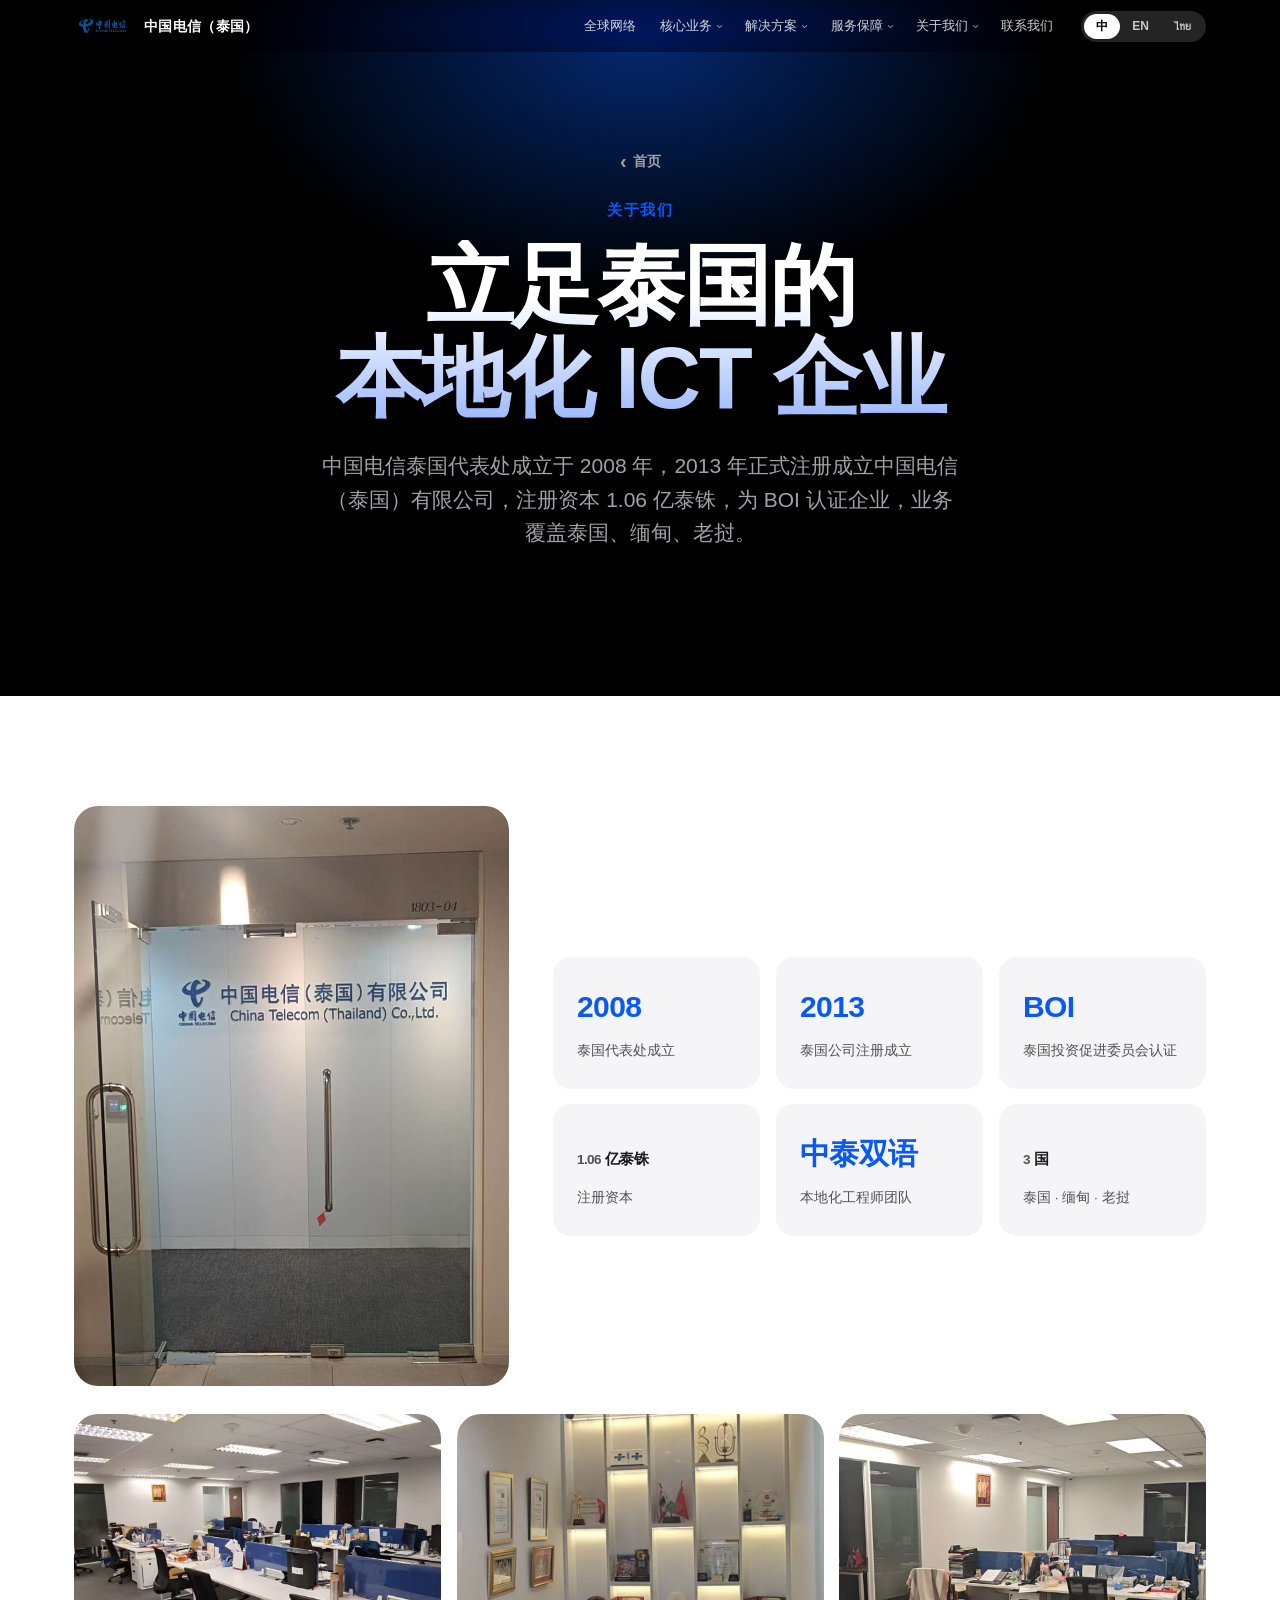
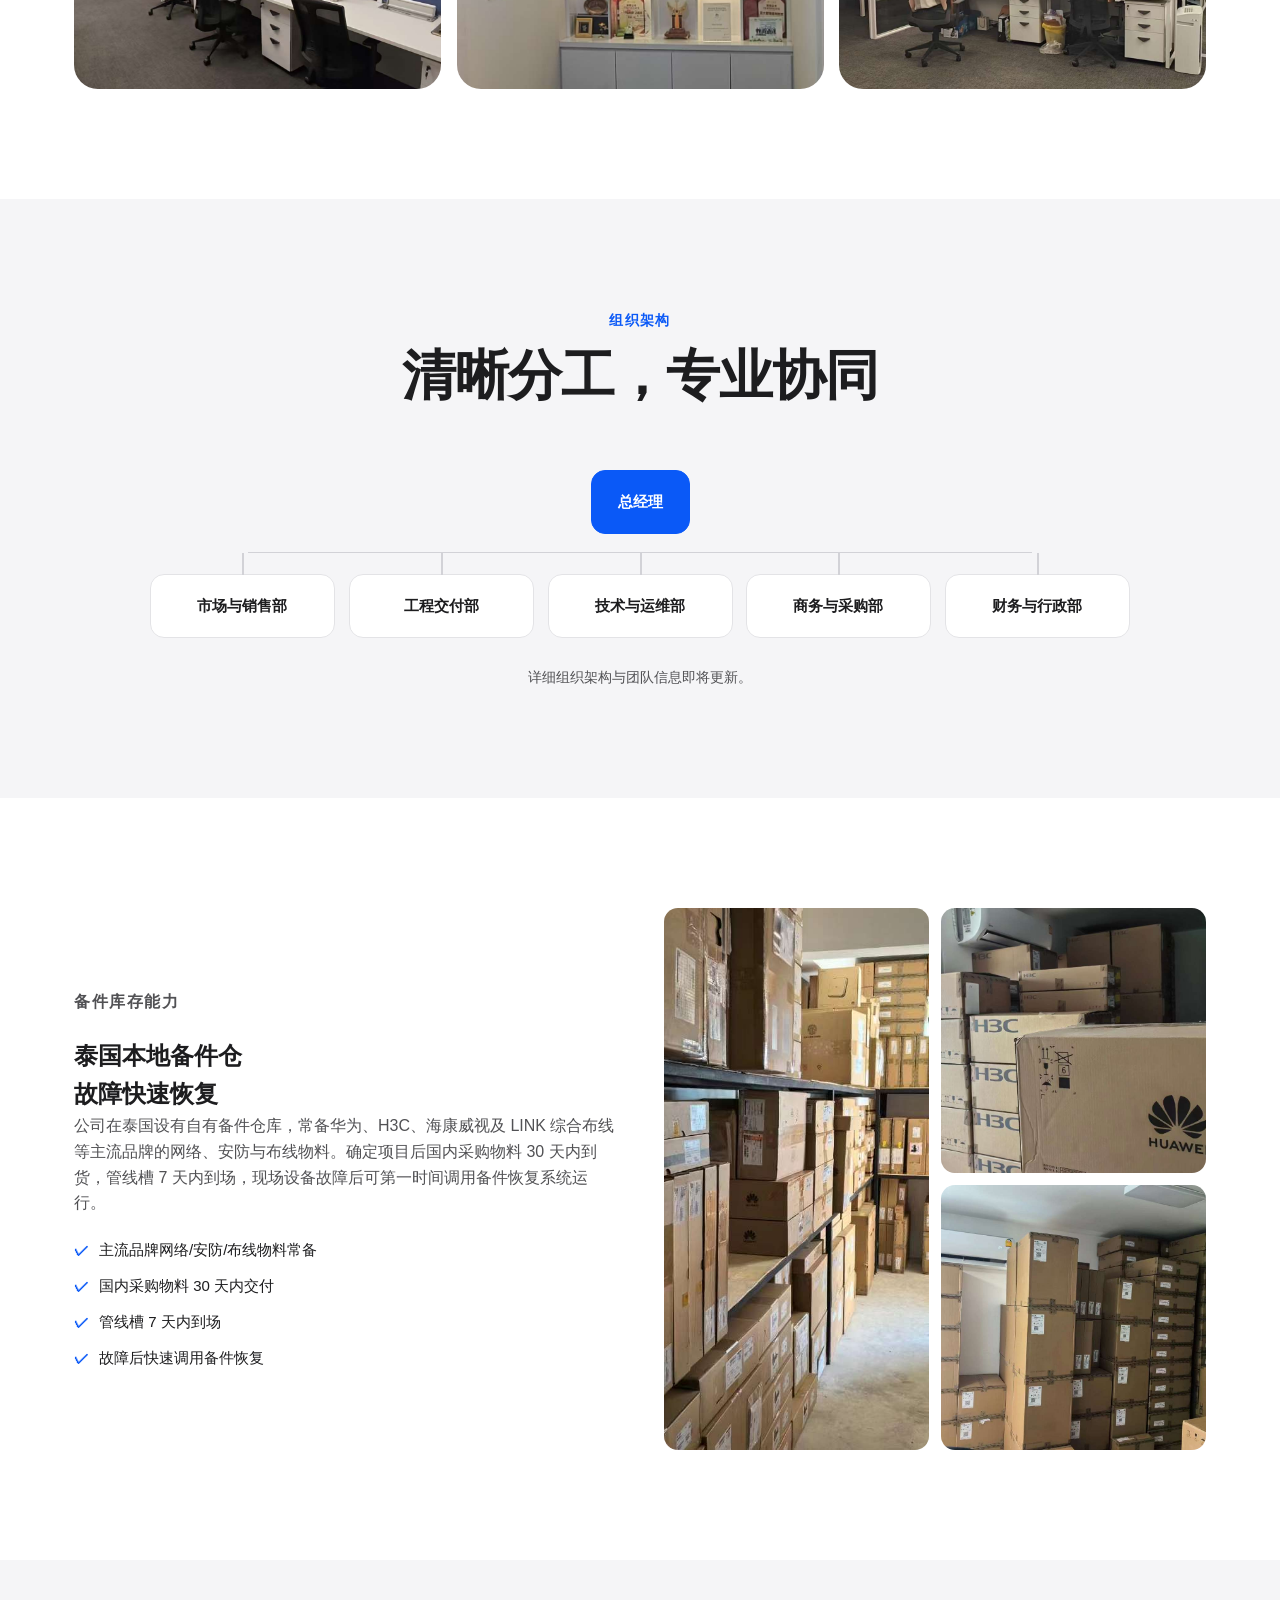
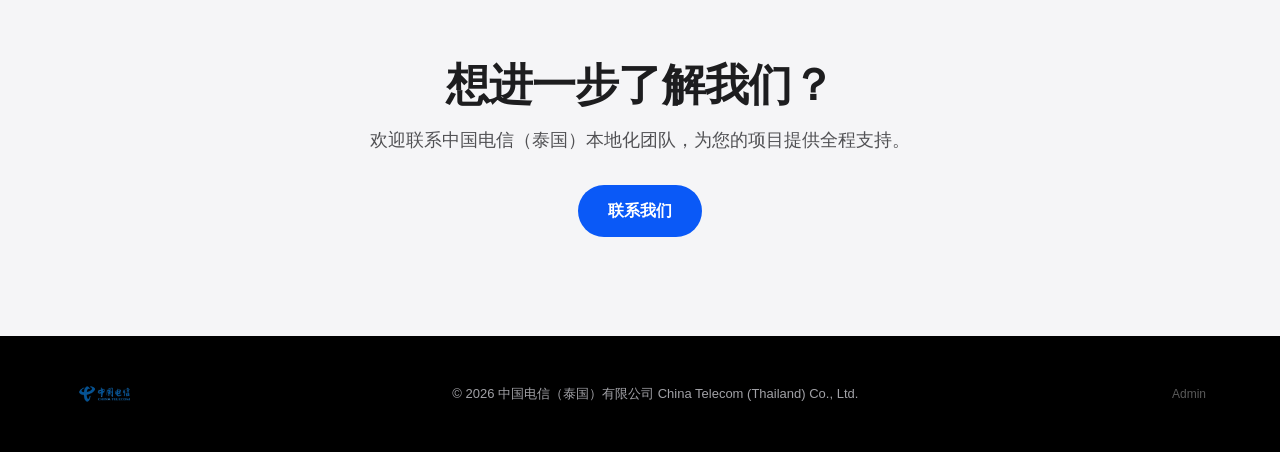
<file: about.html>
<!DOCTYPE html>
<html lang="zh-CN">
<head>
  <meta charset="UTF-8">
  <meta name="viewport" content="width=device-width, initial-scale=1.0">
  <title>关于我们 | 中国电信（泰国）有限公司</title>
  <meta name="description" content="About China Telecom (Thailand) Co., Ltd. — a BOI-promoted, locally-incorporated ICT company in Thailand, with bilingual engineering teams, a local spare-parts warehouse and a clear organisation.">
  <link rel="icon" type="image/png" href="assets/img/logo-ct.png">
  <link rel="stylesheet" href="css/style.css">
</head>
<body data-title="ab.pageTitle">

<header class="site-header" id="siteHeader">
  <div class="header-inner">
    <a class="brand" href="index.html">
      <img src="assets/img/logo-ct.png" alt="China Telecom">
      <span class="brand-name" data-i18n="brand">中国电信（泰国）</span>
    </a>
    <nav class="nav" id="mainNav">
      <a href="index.html#global" data-i18n="nav.global">全球网络</a>
      <div class="nav-item has-sub">
        <a href="index.html#business" class="nav-top" data-i18n="nav.business">核心业务</a>
        <button class="sub-toggle" type="button" aria-label="expand"></button>
        <div class="sub-menu">
          <a href="index.html#business" data-i18n="nav.bizOverview">业务概览</a>
          <a href="connectivity.html" data-i18n="nav.connectivity">国际网络</a>
          <a href="index.html#token" data-i18n="nav.token">AI Token</a>
          <a href="index.html#datacenter" data-i18n="nav.dc">数据中心</a>
        </div>
      </div>
      <div class="nav-item has-sub">
        <a href="index.html#solutions" class="nav-top" data-i18n="nav.solutions">解决方案</a>
        <button class="sub-toggle" type="button" aria-label="expand"></button>
        <div class="sub-menu">
          <a href="index.html#solutions" data-i18n="nav.solOverview">智慧解决方案</a>
          <a href="warehouse.html" data-i18n="nav.warehouse">物流仓建设</a>
        </div>
      </div>
      <div class="nav-item has-sub">
        <a href="index.html#service" class="nav-top" data-i18n="nav.service">服务保障</a>
        <button class="sub-toggle" type="button" aria-label="expand"></button>
        <div class="sub-menu">
          <a href="index.html#service" data-i18n="nav.serviceOverview">服务保障</a>
          <a href="index.html#partners" data-i18n="nav.partners">资质合作</a>
        </div>
      </div>
      <div class="nav-item has-sub">
        <a href="about.html" class="nav-top" data-i18n="nav.about">关于我们</a>
        <button class="sub-toggle" type="button" aria-label="expand"></button>
        <div class="sub-menu">
          <a href="about.html#about-company" data-i18n="nav.aboutCompany">公司简介</a>
          <a href="about.html#about-org" data-i18n="nav.aboutOrg">组织架构</a>
          <a href="about.html#about-inventory" data-i18n="nav.aboutInventory">备件库存</a>
        </div>
      </div>
      <a href="index.html#contact" data-i18n="nav.contact">联系我们</a>
    </nav>
    <div class="header-actions">
      <div class="lang-switch" id="langSwitch">
        <button data-lang="zh" class="active">中</button>
        <button data-lang="en">EN</button>
        <button data-lang="th">ไทย</button>
      </div>
      <button class="nav-toggle" id="navToggle" type="button" aria-label="Menu">
        <span></span><span></span>
      </button>
    </div>
  </div>
</header>

<!-- ========== HERO ========== -->
<section class="rp-hero">
  <div class="hero-glow"></div>
  <div class="rp-hero-inner">
    <a class="rp-back reveal" href="index.html"><span data-i18n="ab.back">首页</span></a>
    <p class="rp-kicker reveal" data-i18n="ab.kicker">关于我们</p>
    <h1 class="rp-title reveal" data-i18n="ab.title">立足泰国的<br>本地化 ICT 企业</h1>
    <p class="rp-sub reveal" data-i18n="ab.sub">中国电信泰国代表处成立于 2008 年，2013 年正式注册成立中国电信（泰国）有限公司，注册资本 1.06 亿泰铢，为 BOI 认证企业，业务覆盖泰国、缅甸、老挝。</p>
  </div>
</section>

<!-- ========== COMPANY FACTS ========== -->
<section class="section" id="about-company">
  <div class="container">
    <div class="ab-intro">
      <figure class="ab-entrance reveal">
        <img src="assets/img/about-entrance.jpg" alt="China Telecom (Thailand) office entrance" loading="lazy">
      </figure>
      <div class="ab-facts stagger">
        <div class="ab-fact reveal"><strong data-i18n="ab.f1n">2008</strong><span data-i18n="ab.f1l">泰国代表处成立</span></div>
        <div class="ab-fact reveal"><strong data-i18n="ab.f2n">2013</strong><span data-i18n="ab.f2l">泰国公司注册成立</span></div>
        <div class="ab-fact reveal"><strong data-i18n="ab.f3n">BOI</strong><span data-i18n="ab.f3l">泰国投资促进委员会认证</span></div>
        <div class="ab-fact reveal"><strong><span>1.06</span><small data-i18n="ab.f4u">亿泰铢</small></strong><span data-i18n="ab.f4l">注册资本</span></div>
        <div class="ab-fact reveal"><strong data-i18n="ab.f5n">中泰双语</strong><span data-i18n="ab.f5l">本地化工程师团队</span></div>
        <div class="ab-fact reveal"><strong><span>3</span><small data-i18n="ab.f6u">国</small></strong><span data-i18n="ab.f6l">泰国 · 缅甸 · 老挝</span></div>
      </div>
    </div>
    <div class="ab-gallery stagger">
      <figure class="reveal"><img src="assets/img/about-office1.jpg" alt="Office workspace" loading="lazy"></figure>
      <figure class="reveal"><img src="assets/img/about-awards.jpg" alt="Awards wall" loading="lazy"></figure>
      <figure class="reveal"><img src="assets/img/about-office2.jpg" alt="Office area" loading="lazy"></figure>
    </div>
  </div>
</section>

<!-- ========== ORG STRUCTURE ========== -->
<section class="section section-gray" id="about-org">
  <div class="container">
    <div class="section-head reveal">
      <p class="kicker" data-i18n="ab.orgKicker">组织架构</p>
      <h2 data-i18n="ab.orgTitle">清晰分工，专业协同</h2>
    </div>
    <div class="org-chart reveal">
      <div class="org-node org-top"><strong data-i18n="ab.orgGM">总经理</strong></div>
      <div class="org-row stagger">
        <div class="org-node reveal"><strong data-i18n="ab.orgD1">市场与销售部</strong></div>
        <div class="org-node reveal"><strong data-i18n="ab.orgD2">工程交付部</strong></div>
        <div class="org-node reveal"><strong data-i18n="ab.orgD3">技术与运维部</strong></div>
        <div class="org-node reveal"><strong data-i18n="ab.orgD4">商务与采购部</strong></div>
        <div class="org-node reveal"><strong data-i18n="ab.orgD5">财务与行政部</strong></div>
      </div>
    </div>
    <p class="org-note reveal" data-i18n="ab.orgNote">详细组织架构与团队信息即将更新。</p>
  </div>
</section>

<!-- ========== SPARE PARTS INVENTORY ========== -->
<section class="section" id="about-inventory">
  <div class="container">
    <div class="ab-inventory" style="margin-top:0">
      <div class="ab-inv-text reveal">
        <p class="kicker" data-i18n="ab.invKicker">备件库存能力</p>
        <h2 data-i18n="ab.invTitle">泰国本地备件仓<br>故障快速恢复</h2>
        <p data-i18n="ab.invDesc">公司在泰国设有自有备件仓库，常备华为、H3C、海康威视及 LINK 综合布线等主流品牌的网络、安防与布线物料。确定项目后国内采购物料 30 天内到货，管线槽 7 天内到场，现场设备故障后可第一时间调用备件恢复系统运行。</p>
        <ul class="ab-inv-list">
          <li data-i18n="ab.inv1">主流品牌网络/安防/布线物料常备</li>
          <li data-i18n="ab.inv2">国内采购物料 30 天内交付</li>
          <li data-i18n="ab.inv3">管线槽 7 天内到场</li>
          <li data-i18n="ab.inv4">故障后快速调用备件恢复</li>
        </ul>
      </div>
      <div class="ab-inv-gallery stagger">
        <figure class="reveal"><img src="assets/img/about-warehouse1.jpg" alt="Spare parts warehouse" loading="lazy"></figure>
        <figure class="reveal"><img src="assets/img/about-warehouse2.jpg" alt="Huawei / H3C stock" loading="lazy"></figure>
        <figure class="reveal"><img src="assets/img/about-warehouse4.jpg" alt="Cabling stock" loading="lazy"></figure>
      </div>
    </div>
  </div>
</section>

<!-- ========== CTA ========== -->
<section class="rp-cta-band">
  <div class="container rp-cta reveal">
    <h2 data-i18n="ab.ctaTitle">想进一步了解我们？</h2>
    <p data-i18n="ab.ctaSub">欢迎联系中国电信（泰国）本地化团队，为您的项目提供全程支持。</p>
    <a class="btn btn-primary" href="index.html#contact" data-i18n="ab.ctaBtn">联系我们</a>
  </div>
</section>

<footer class="site-footer">
  <div class="container footer-inner">
    <img src="assets/img/logo-ct.png" alt="China Telecom" class="footer-logo">
    <p data-i18n="ft.copy">© 2026 中国电信（泰国）有限公司 China Telecom (Thailand) Co., Ltd.</p>
    <a class="footer-admin" href="admin.html">Admin</a>
  </div>
</footer>

<script async src="https://busuanzi.ibruce.info/busuanzi/2.3/busuanzi.pure.mini.js"></script>
<script src="js/analytics.js"></script>
<script src="js/i18n.js"></script>
<script src="js/main.js"></script>
</body>
</html>
</file>
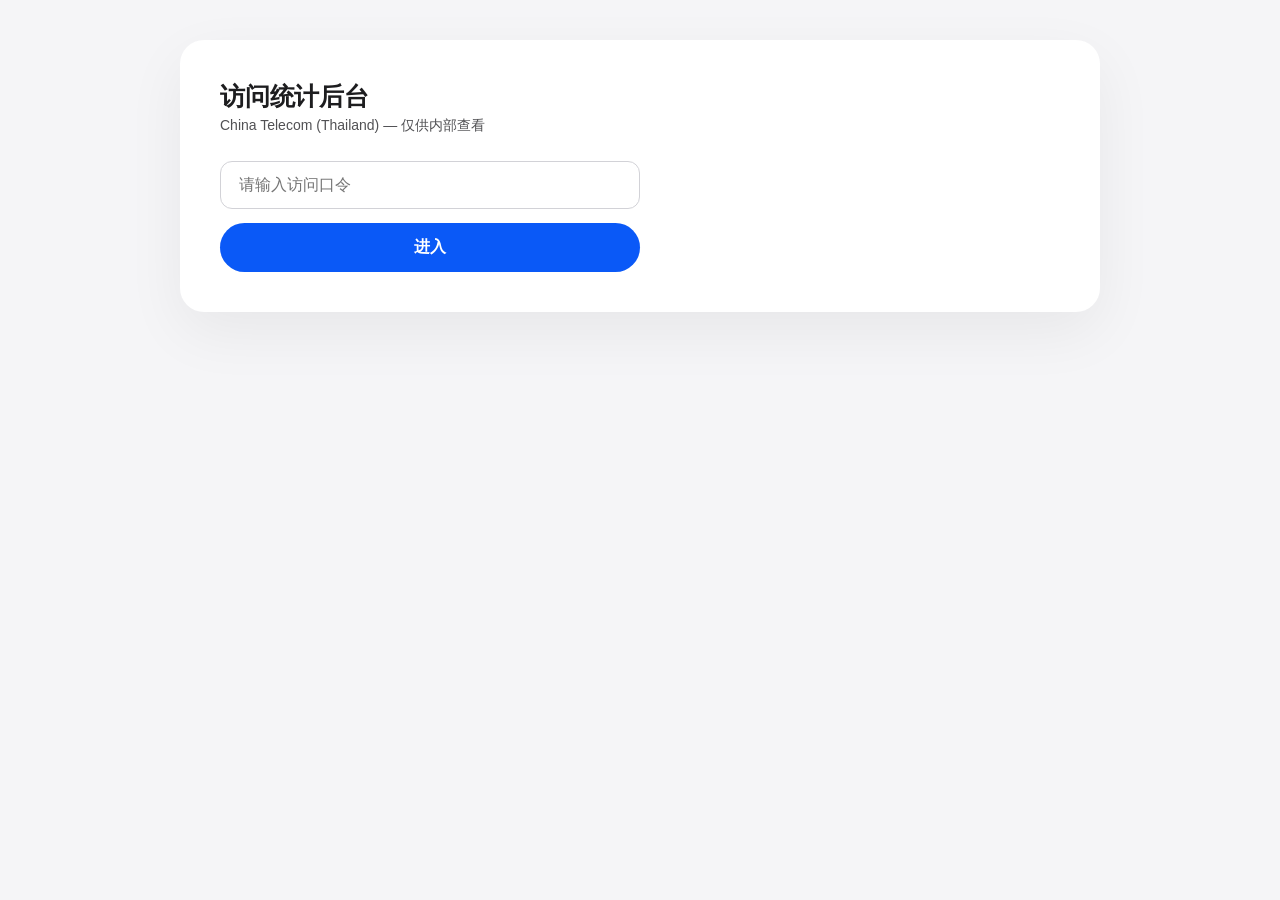
<file: admin.html>
<!DOCTYPE html>
<html lang="zh-CN">
<head>
  <meta charset="UTF-8">
  <meta name="viewport" content="width=device-width, initial-scale=1.0">
  <title>管理后台 | China Telecom (Thailand)</title>
  <meta name="robots" content="noindex, nofollow">
  <link rel="icon" type="image/png" href="assets/img/logo-ct.png">
  <style>
    :root { --blue: #0a59f7; --blue-deep:#0040c1; --ink: #1d1d1f; --soft: #515154; --bg: #f5f5f7; }
    * { margin: 0; padding: 0; box-sizing: border-box; }
    body {
      font-family: "Inter", "Noto Sans SC", -apple-system, sans-serif;
      background: var(--bg); color: var(--ink); min-height: 100vh;
      display: flex; align-items: flex-start; justify-content: center; padding: 40px 24px;
    }
    .panel { width: 100%; max-width: 920px; }
    .card { background: #fff; border-radius: 24px; padding: 40px; box-shadow: 0 20px 60px rgba(0,0,0,0.06); }
    .head { display: flex; align-items: baseline; justify-content: space-between; gap: 16px; flex-wrap: wrap; }
    h1 { font-size: 25px; font-weight: 800; letter-spacing: -0.01em; }
    .sub { font-size: 14px; color: var(--soft); margin-top: 4px; }

    .gate { max-width: 420px; margin-top: 26px; }
    .gate input {
      width: 100%; padding: 14px 18px; font-size: 16px; border: 1.5px solid #d2d2d7;
      border-radius: 12px; outline: none; font-family: inherit; margin-bottom: 14px;
    }
    .gate input:focus { border-color: var(--blue); }
    .gate button {
      width: 100%; padding: 14px; font-size: 16px; font-weight: 600; color: #fff;
      background: var(--blue); border: 0; border-radius: 99px; cursor: pointer; font-family: inherit;
    }
    .gate button:hover { background: var(--blue-deep); }
    .gate .err { color: #d70015; font-size: 13px; margin-top: 10px; display: none; }

    .dash { display: none; }
    .toolbar { display: flex; align-items: center; gap: 12px; }
    .refresh {
      font-size: 13px; font-weight: 600; color: var(--blue); background: rgba(10,89,247,0.1);
      border: 0; border-radius: 99px; padding: 8px 16px; cursor: pointer; font-family: inherit;
    }
    .refresh:hover { background: rgba(10,89,247,0.18); }
    .meta { font-size: 13px; color: var(--soft); margin: 18px 0 24px; }

    .stat-grid { display: grid; grid-template-columns: repeat(5, 1fr); gap: 12px; margin-bottom: 30px; }
    .stat-card { background: var(--bg); border-radius: 16px; padding: 20px 16px; text-align: center; }
    .stat-card .num { font-size: 30px; font-weight: 800; color: var(--blue); font-variant-numeric: tabular-nums; line-height: 1.1; }
    .stat-card .label { font-size: 12px; color: var(--soft); margin-top: 6px; }

    .chart-block { margin-bottom: 32px; }
    .chart-title { font-size: 15px; font-weight: 700; margin-bottom: 4px; }
    .chart-hint { font-size: 12px; color: var(--soft); margin-bottom: 18px; }
    .chart { display: flex; align-items: flex-end; gap: 4px; height: 180px; padding-top: 18px; }
    .col { flex: 1; display: flex; flex-direction: column; align-items: center; justify-content: flex-end; height: 100%; min-width: 0; }
    .bar {
      width: 78%; max-width: 26px; background: linear-gradient(180deg, #4f8bff, var(--blue));
      border-radius: 5px 5px 0 0; min-height: 2px; position: relative; transition: filter .15s;
    }
    .col.now .bar { background: linear-gradient(180deg, #ffb14e, #ff9500); }
    .col:hover .bar { filter: brightness(1.08); }
    .bar .v {
      position: absolute; top: -16px; left: 50%; transform: translateX(-50%);
      font-size: 10px; font-weight: 700; color: var(--ink); white-space: nowrap; opacity: 0;
    }
    .col:hover .bar .v, .bar.hasv .v { opacity: 1; }
    .lab { font-size: 10px; color: var(--soft); margin-top: 7px; white-space: nowrap; }
    .chart.daily .lab { font-size: 10.5px; }

    .note { font-size: 12.5px; color: var(--soft); line-height: 1.7; border-top: 1px solid #e3e3e6; padding-top: 18px; margin-top: 8px; }
    .note a { color: var(--blue); text-decoration: none; }
    .back { display: inline-block; margin-top: 20px; font-size: 14px; color: var(--blue); text-decoration: none; }
    .loading { font-size: 14px; color: var(--soft); padding: 30px 0; text-align: center; }
    @media (max-width: 620px) {
      .card { padding: 28px 20px; }
      .stat-grid { grid-template-columns: repeat(2, 1fr); }
      .chart { height: 150px; }
      .lab { font-size: 9px; }
    }
  </style>
</head>
<body>
<div class="panel">
  <div class="card">
    <div class="head">
      <div>
        <h1>访问统计后台</h1>
        <p class="sub">China Telecom (Thailand) — 仅供内部查看</p>
      </div>
      <div class="toolbar" id="toolbar" style="display:none">
        <button class="refresh" id="refreshBtn" type="button">刷新</button>
      </div>
    </div>

    <div class="gate" id="gate">
      <input type="password" id="passInput" placeholder="请输入访问口令" autocomplete="off">
      <button id="loginBtn" type="button">进入</button>
      <p class="err" id="gateErr">口令不正确</p>
    </div>

    <div class="dash" id="dash">
      <p class="meta" id="meta"></p>

      <div class="stat-grid">
        <div class="stat-card"><div class="num" id="sToday">—</div><div class="label">今日访问</div></div>
        <div class="stat-card"><div class="num" id="s24">—</div><div class="label">近 24 小时</div></div>
        <div class="stat-card"><div class="num" id="s7">—</div><div class="label">近 7 天</div></div>
        <div class="stat-card"><div class="num"><span id="busuanzi_value_site_pv">—</span></div><div class="label">累计 PV</div></div>
        <div class="stat-card"><div class="num"><span id="busuanzi_value_site_uv">—</span></div><div class="label">累计 UV</div></div>
      </div>

      <div class="chart-block">
        <p class="chart-title">每小时访问量（近 24 小时）</p>
        <p class="chart-hint">按曼谷时间（UTC+7）分时段统计，橙色为当前小时</p>
        <div class="chart" id="hourChart"><div class="loading">加载中…</div></div>
      </div>

      <div class="chart-block">
        <p class="chart-title">每日访问量（近 14 天）</p>
        <p class="chart-hint">按曼谷时间（UTC+7）按日统计，橙色为今日</p>
        <div class="chart daily" id="dayChart"><div class="loading">加载中…</div></div>
      </div>

      <div class="note">
        <p>统计说明：</p>
        <p>· 分时段数据由站点在每次访问时按曼谷时间写入计数桶（CounterAPI），后台实时读取并绘制；新部署后需有访问才开始累积。</p>
        <p>· 累计 PV / UV 由不蒜子（busuanzi）统计，为全站累计值，加载需 1–2 秒。</p>
        <p>· 更细的来源与地域可查看 GitHub 仓库 <a href="https://github.com/Kroooooos/ctth-website/graphs/traffic" target="_blank" rel="noopener">Insights → Traffic</a>。本页已设 noindex。</p>
      </div>
      <a class="back" href="index.html">← 返回网站首页</a>
    </div>
  </div>
</div>

<script src="js/analytics.js"></script>
<script>
(function () {
  const HASH = "e3b0f31e21951d1777c6664a5924cb58eb1d5dc67dd9a769a7e3c374cf96bae6";
  const A = window.CTTH_ANALYTICS;
  const gate = document.getElementById("gate");
  const dash = document.getElementById("dash");
  const $ = id => document.getElementById(id);

  async function sha256Hex(text) {
    const buf = await crypto.subtle.digest("SHA-256", new TextEncoder().encode(text));
    return [...new Uint8Array(buf)].map(b => b.toString(16).padStart(2, "0")).join("");
  }

  function renderChart(el, items, daily) {
    const max = Math.max(1, ...items.map(i => i.count));
    el.classList.toggle("daily", !!daily);
    el.innerHTML = items.map(i => {
      const h = Math.round((i.count / max) * 100);
      const hasv = i.count > 0 ? "hasv" : "";
      return `<div class="col ${i.now ? "now" : ""}">
        <div class="bar ${hasv}" style="height:${Math.max(h, i.count > 0 ? 4 : 1)}%">
          <span class="v">${i.count}</span>
        </div>
        <span class="lab">${i.label}</span>
      </div>`;
    }).join("");
  }

  async function loadStats() {
    const now = new Date();
    // hourly: last 24 hours
    const hours = [];
    for (let i = 23; i >= 0; i--) {
      const d = new Date(now.getTime() - i * 3600 * 1000);
      const p = A.bkk(d);
      hours.push({ key: A.hourKey(p), label: A.pad(p.h), now: i === 0 });
    }
    // daily: last 14 days
    const days = [];
    for (let i = 13; i >= 0; i--) {
      const d = new Date(now.getTime() - i * 86400 * 1000);
      const p = A.bkk(d);
      days.push({ key: A.dayKey(p), label: p.m + "/" + p.d, now: i === 0 });
    }

    const hourCounts = await Promise.all(hours.map(h => A.read(h.key)));
    const dayCounts = await Promise.all(days.map(d => A.read(d.key)));
    hours.forEach((h, i) => (h.count = hourCounts[i]));
    days.forEach((d, i) => (d.count = dayCounts[i]));

    renderChart($("hourChart"), hours, false);
    renderChart($("dayChart"), days, true);

    const sum = a => a.reduce((s, x) => s + x, 0);
    $("s24").textContent = sum(hourCounts).toLocaleString("en-US");
    $("s7").textContent = sum(dayCounts.slice(-7)).toLocaleString("en-US");
    $("sToday").textContent = (days[days.length - 1].count || 0).toLocaleString("en-US");
    $("meta").textContent = "更新时间：" + now.toLocaleString("zh-CN", { hour12: false });
  }

  function unlock() {
    gate.style.display = "none";
    dash.style.display = "block";
    $("toolbar").style.display = "flex";
    const s = document.createElement("script");
    s.async = true;
    s.src = "https://busuanzi.ibruce.info/busuanzi/2.3/busuanzi.pure.mini.js";
    document.body.appendChild(s);
    loadStats();
  }

  async function tryLogin() {
    const v = $("passInput").value.trim();
    if (v && (await sha256Hex(v)) === HASH) {
      sessionStorage.setItem("ctth-admin", "1");
      unlock();
    } else {
      $("gateErr").style.display = "block";
    }
  }

  $("loginBtn").addEventListener("click", tryLogin);
  $("passInput").addEventListener("keydown", e => { if (e.key === "Enter") tryLogin(); });
  $("refreshBtn").addEventListener("click", loadStats);
  if (sessionStorage.getItem("ctth-admin") === "1") unlock();
})();
</script>
</body>
</html>
</file>
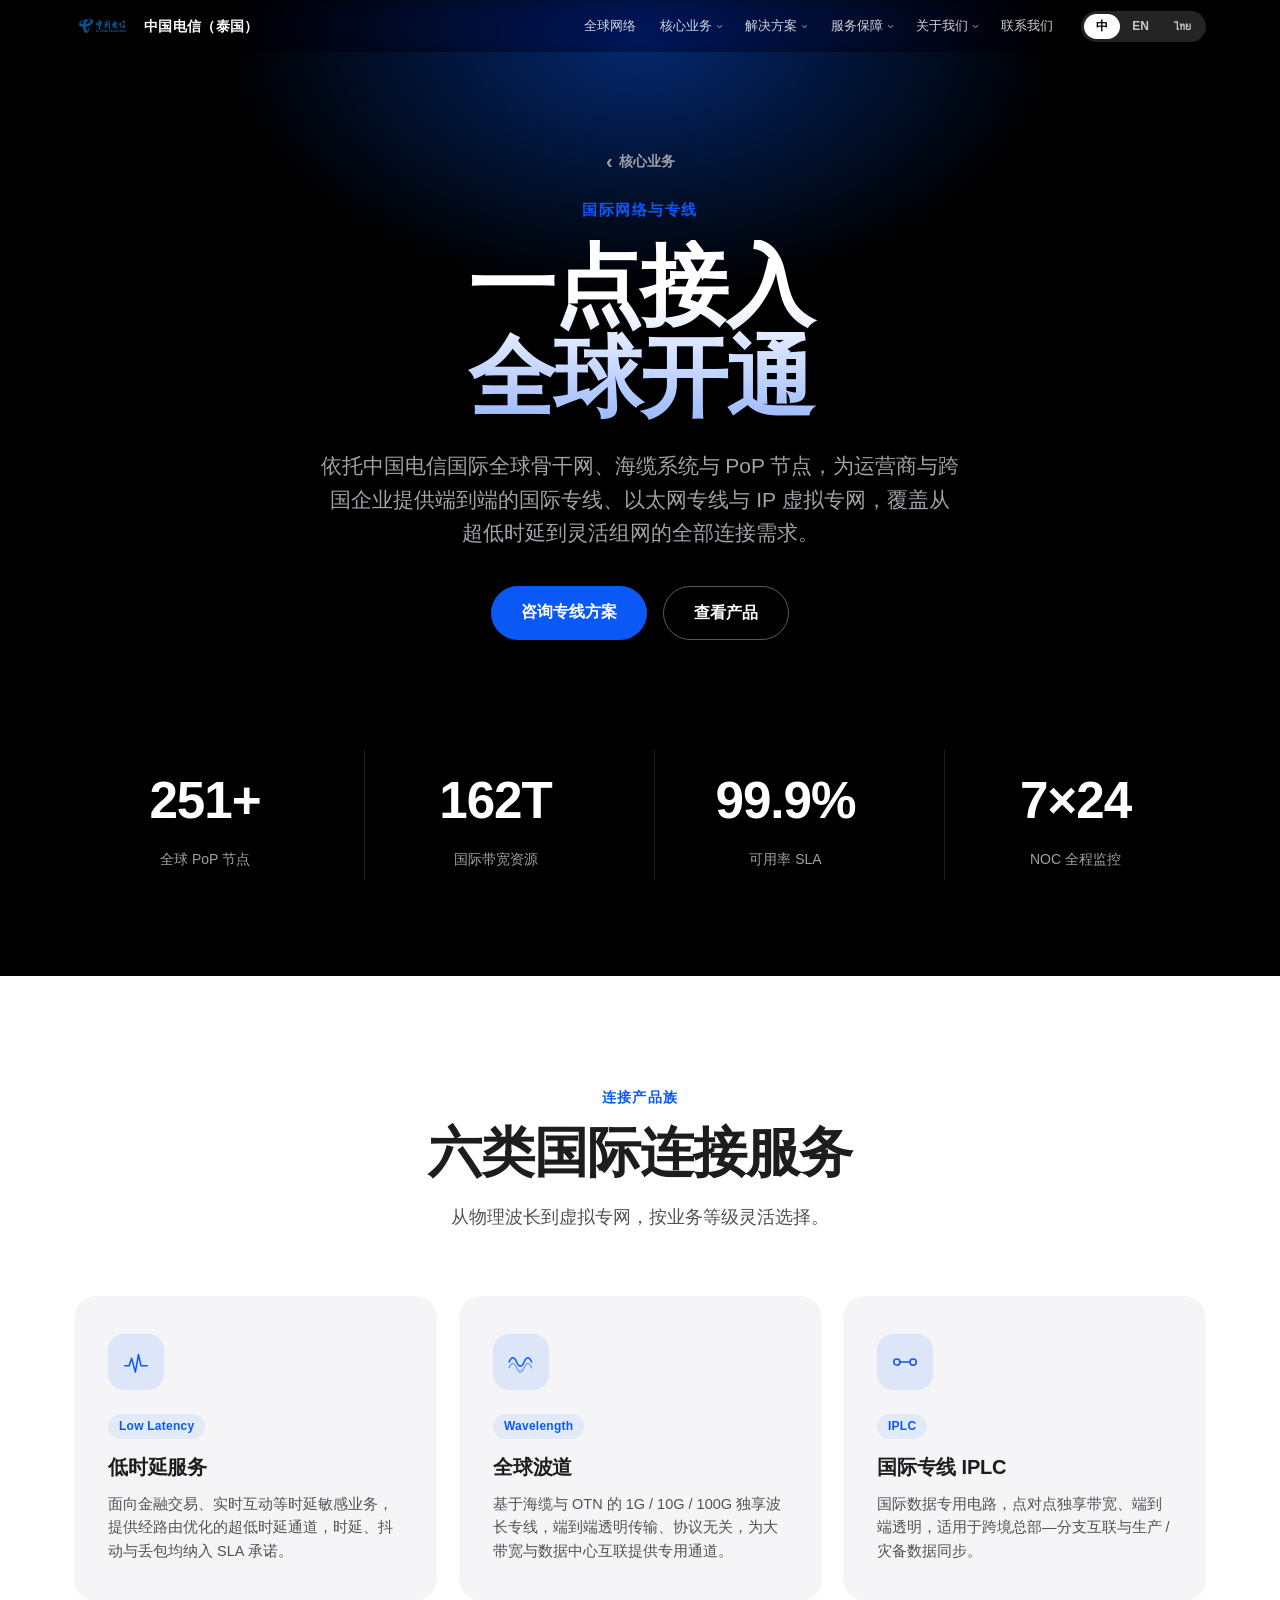
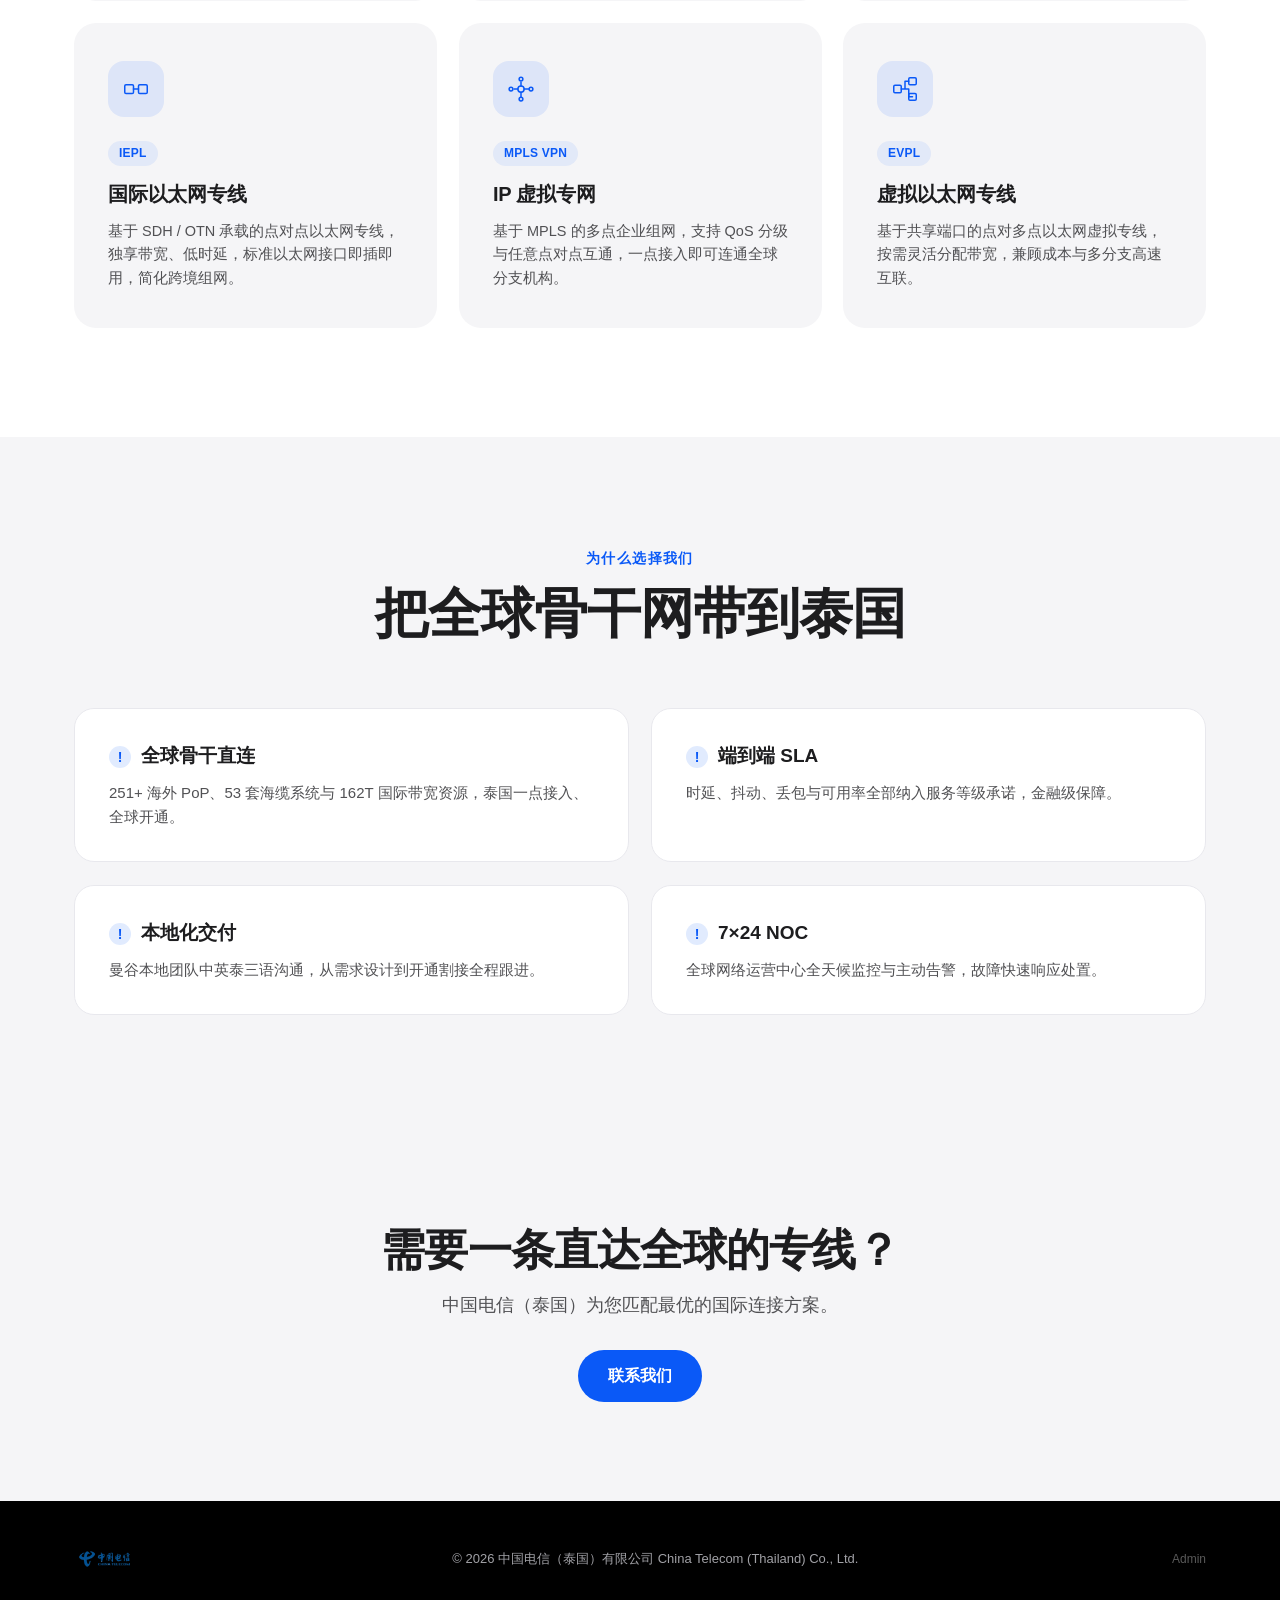
<file: connectivity.html>
<!DOCTYPE html>
<html lang="zh-CN">
<head>
  <meta charset="UTF-8">
  <meta name="viewport" content="width=device-width, initial-scale=1.0">
  <title>国际网络与专线 | 中国电信（泰国）有限公司</title>
  <meta name="description" content="China Telecom (Thailand) international connectivity — IPLC, IEPL, IP VPN (MPLS VPN), Ethernet Virtual Private Line, Global Wavelength and Low Latency services over a worldwide backbone.">
  <link rel="icon" type="image/png" href="assets/img/logo-ct.png">
  <link rel="stylesheet" href="css/style.css">
</head>
<body data-title="cn.pageTitle">

<header class="site-header" id="siteHeader">
  <div class="header-inner">
    <a class="brand" href="index.html">
      <img src="assets/img/logo-ct.png" alt="China Telecom">
      <span class="brand-name" data-i18n="brand">中国电信（泰国）</span>
    </a>
    <nav class="nav" id="mainNav">
      <a href="index.html#global" data-i18n="nav.global">全球网络</a>
      <div class="nav-item has-sub">
        <a href="index.html#business" class="nav-top" data-i18n="nav.business">核心业务</a>
        <button class="sub-toggle" type="button" aria-label="expand"></button>
        <div class="sub-menu">
          <a href="index.html#business" data-i18n="nav.bizOverview">业务概览</a>
          <a href="connectivity.html" data-i18n="nav.connectivity">国际网络</a>
          <a href="index.html#token" data-i18n="nav.token">AI Token</a>
          <a href="index.html#datacenter" data-i18n="nav.dc">数据中心</a>
        </div>
      </div>
      <div class="nav-item has-sub">
        <a href="index.html#solutions" class="nav-top" data-i18n="nav.solutions">解决方案</a>
        <button class="sub-toggle" type="button" aria-label="expand"></button>
        <div class="sub-menu">
          <a href="index.html#solutions" data-i18n="nav.solOverview">智慧解决方案</a>
          <a href="warehouse.html" data-i18n="nav.warehouse">物流仓建设</a>
        </div>
      </div>
      <div class="nav-item has-sub">
        <a href="index.html#service" class="nav-top" data-i18n="nav.service">服务保障</a>
        <button class="sub-toggle" type="button" aria-label="expand"></button>
        <div class="sub-menu">
          <a href="index.html#service" data-i18n="nav.serviceOverview">服务保障</a>
          <a href="index.html#partners" data-i18n="nav.partners">资质合作</a>
        </div>
      </div>
      <div class="nav-item has-sub">
        <a href="about.html" class="nav-top" data-i18n="nav.about">关于我们</a>
        <button class="sub-toggle" type="button" aria-label="expand"></button>
        <div class="sub-menu">
          <a href="about.html#about-company" data-i18n="nav.aboutCompany">公司简介</a>
          <a href="about.html#about-org" data-i18n="nav.aboutOrg">组织架构</a>
          <a href="about.html#about-inventory" data-i18n="nav.aboutInventory">备件库存</a>
        </div>
      </div>
      <a href="index.html#contact" data-i18n="nav.contact">联系我们</a>
    </nav>
    <div class="header-actions">
      <div class="lang-switch" id="langSwitch">
        <button data-lang="zh" class="active">中</button>
        <button data-lang="en">EN</button>
        <button data-lang="th">ไทย</button>
      </div>
      <button class="nav-toggle" id="navToggle" type="button" aria-label="Menu">
        <span></span><span></span>
      </button>
    </div>
  </div>
</header>

<!-- ========== HERO ========== -->
<section class="rp-hero">
  <div class="hero-glow"></div>
  <div class="rp-hero-inner">
    <a class="rp-back reveal" href="index.html#business"><span data-i18n="cn.back">核心业务</span></a>
    <p class="rp-kicker reveal" data-i18n="cn.kicker">国际网络与专线</p>
    <h1 class="rp-title reveal" data-i18n="cn.title">一点接入<br>全球开通</h1>
    <p class="rp-sub reveal" data-i18n="cn.sub">依托中国电信国际全球骨干网、海缆系统与 PoP 节点，为运营商与跨国企业提供端到端的国际专线、以太网专线与 IP 虚拟专网，覆盖从超低时延到灵活组网的全部连接需求。</p>
    <div class="rp-hero-cta reveal">
      <a class="btn btn-primary" href="index.html#contact" data-i18n="cn.cta1">咨询专线方案</a>
      <a class="btn btn-ghost-dark" href="#products" data-i18n="cn.cta2">查看产品</a>
    </div>
  </div>
</section>

<!-- ========== STATS BAND ========== -->
<section class="rp-stats-band">
  <div class="container rp-stats stagger">
    <div class="rp-stat reveal"><div class="rp-stat-num" data-i18n="cn.k1n">251+</div><div class="rp-stat-label" data-i18n="cn.k1l">全球 PoP 节点</div></div>
    <div class="rp-stat reveal"><div class="rp-stat-num" data-i18n="cn.k2n">162T</div><div class="rp-stat-label" data-i18n="cn.k2l">国际带宽资源</div></div>
    <div class="rp-stat reveal"><div class="rp-stat-num" data-i18n="cn.k3n">99.9%</div><div class="rp-stat-label" data-i18n="cn.k3l">可用率 SLA</div></div>
    <div class="rp-stat reveal"><div class="rp-stat-num" data-i18n="cn.k4n">7×24</div><div class="rp-stat-label" data-i18n="cn.k4l">NOC 全程监控</div></div>
  </div>
</section>

<!-- ========== PRODUCTS ========== -->
<section class="section" id="products">
  <div class="container">
    <div class="section-head reveal">
      <p class="kicker" data-i18n="cn.pHead">连接产品族</p>
      <h2 data-i18n="cn.pTitle">六类国际连接服务</h2>
      <p class="section-sub" data-i18n="cn.pSub">从物理波长到虚拟专网，按业务等级灵活选择。</p>
    </div>
    <div class="rp-domains stagger">
      <article class="rp-domain reveal">
        <div class="rp-ico">
          <svg viewBox="0 0 48 48" fill="none" stroke="currentColor" stroke-width="2.4" stroke-linecap="round" stroke-linejoin="round"><path d="M6 30h7l4-12 6 22 5-28 4 18h10"/></svg>
        </div>
        <span class="rp-tag" data-i18n="cn.p1tag">Low Latency</span>
        <h3 data-i18n="cn.p1t">低时延服务</h3>
        <p data-i18n="cn.p1d">面向金融交易、实时互动等时延敏感业务，提供经路由优化的超低时延通道，时延、抖动与丢包均纳入 SLA 承诺。</p>
      </article>
      <article class="rp-domain reveal">
        <div class="rp-ico">
          <svg viewBox="0 0 48 48" fill="none" stroke="currentColor" stroke-width="2.4" stroke-linecap="round" stroke-linejoin="round"><path d="M5 24c4-9 8-9 12 0s8 9 12 0 8-9 12 0"/><path d="M5 33c4-9 8-9 12 0s8 9 12 0 8-9 12 0" opacity=".45"/></svg>
        </div>
        <span class="rp-tag" data-i18n="cn.p2tag">Wavelength</span>
        <h3 data-i18n="cn.p2t">全球波道</h3>
        <p data-i18n="cn.p2d">基于海缆与 OTN 的 1G / 10G / 100G 独享波长专线，端到端透明传输、协议无关，为大带宽与数据中心互联提供专用通道。</p>
      </article>
      <article class="rp-domain reveal">
        <div class="rp-ico">
          <svg viewBox="0 0 48 48" fill="none" stroke="currentColor" stroke-width="2.4" stroke-linecap="round" stroke-linejoin="round"><circle cx="11" cy="24" r="5"/><circle cx="37" cy="24" r="5"/><path d="M16 24h16"/></svg>
        </div>
        <span class="rp-tag" data-i18n="cn.p3tag">IPLC</span>
        <h3 data-i18n="cn.p3t">国际专线 IPLC</h3>
        <p data-i18n="cn.p3d">国际数据专用电路，点对点独享带宽、端到端透明，适用于跨境总部—分支互联与生产 / 灾备数据同步。</p>
      </article>
      <article class="rp-domain reveal">
        <div class="rp-ico">
          <svg viewBox="0 0 48 48" fill="none" stroke="currentColor" stroke-width="2.4" stroke-linecap="round" stroke-linejoin="round"><rect x="6" y="17" width="14" height="14" rx="2"/><rect x="28" y="17" width="14" height="14" rx="2"/><path d="M20 24h8"/></svg>
        </div>
        <span class="rp-tag" data-i18n="cn.p4tag">IEPL</span>
        <h3 data-i18n="cn.p4t">国际以太网专线</h3>
        <p data-i18n="cn.p4d">基于 SDH / OTN 承载的点对点以太网专线，独享带宽、低时延，标准以太网接口即插即用，简化跨境组网。</p>
      </article>
      <article class="rp-domain reveal">
        <div class="rp-ico">
          <svg viewBox="0 0 48 48" fill="none" stroke="currentColor" stroke-width="2.4" stroke-linecap="round" stroke-linejoin="round"><circle cx="24" cy="24" r="5"/><circle cx="24" cy="8" r="3"/><circle cx="24" cy="40" r="3"/><circle cx="8" cy="24" r="3"/><circle cx="40" cy="24" r="3"/><path d="M24 13v6M24 29v8M13 24h6M29 24h8"/></svg>
        </div>
        <span class="rp-tag" data-i18n="cn.p5tag">MPLS VPN</span>
        <h3 data-i18n="cn.p5t">IP 虚拟专网</h3>
        <p data-i18n="cn.p5d">基于 MPLS 的多点企业组网，支持 QoS 分级与任意点对点互通，一点接入即可连通全球分支机构。</p>
      </article>
      <article class="rp-domain reveal">
        <div class="rp-ico">
          <svg viewBox="0 0 48 48" fill="none" stroke="currentColor" stroke-width="2.4" stroke-linecap="round" stroke-linejoin="round"><rect x="6" y="18" width="12" height="12" rx="2"/><rect x="30" y="6" width="12" height="11" rx="2"/><rect x="30" y="31" width="12" height="11" rx="2"/><path d="M18 24h6v-12.5h6M24 24h6v12.5h6"/></svg>
        </div>
        <span class="rp-tag" data-i18n="cn.p6tag">EVPL</span>
        <h3 data-i18n="cn.p6t">虚拟以太网专线</h3>
        <p data-i18n="cn.p6d">基于共享端口的点对多点以太网虚拟专线，按需灵活分配带宽，兼顾成本与多分支高速互联。</p>
      </article>
    </div>
  </div>
</section>

<!-- ========== WHY ========== -->
<section class="section section-gray">
  <div class="container">
    <div class="section-head reveal">
      <p class="kicker" data-i18n="cn.wHead">为什么选择我们</p>
      <h2 data-i18n="cn.wTitle">把全球骨干网带到泰国</h2>
    </div>
    <div class="rp-ch-grid stagger">
      <div class="rp-ch reveal"><h4 data-i18n="cn.w1t">全球骨干直连</h4><p data-i18n="cn.w1d">251+ 海外 PoP、53 套海缆系统与 162T 国际带宽资源，泰国一点接入、全球开通。</p></div>
      <div class="rp-ch reveal"><h4 data-i18n="cn.w2t">端到端 SLA</h4><p data-i18n="cn.w2d">时延、抖动、丢包与可用率全部纳入服务等级承诺，金融级保障。</p></div>
      <div class="rp-ch reveal"><h4 data-i18n="cn.w3t">本地化交付</h4><p data-i18n="cn.w3d">曼谷本地团队中英泰三语沟通，从需求设计到开通割接全程跟进。</p></div>
      <div class="rp-ch reveal"><h4 data-i18n="cn.w4t">7×24 NOC</h4><p data-i18n="cn.w4d">全球网络运营中心全天候监控与主动告警，故障快速响应处置。</p></div>
    </div>
  </div>
</section>

<!-- ========== CTA ========== -->
<section class="rp-cta-band">
  <div class="container rp-cta reveal">
    <h2 data-i18n="cn.ctaTitle">需要一条直达全球的专线？</h2>
    <p data-i18n="cn.ctaSub">中国电信（泰国）为您匹配最优的国际连接方案。</p>
    <a class="btn btn-primary" href="index.html#contact" data-i18n="cn.ctaBtn">联系我们</a>
  </div>
</section>

<footer class="site-footer">
  <div class="container footer-inner">
    <img src="assets/img/logo-ct.png" alt="China Telecom" class="footer-logo">
    <p data-i18n="ft.copy">© 2026 中国电信（泰国）有限公司 China Telecom (Thailand) Co., Ltd.</p>
    <a class="footer-admin" href="admin.html">Admin</a>
  </div>
</footer>

<script async src="https://busuanzi.ibruce.info/busuanzi/2.3/busuanzi.pure.mini.js"></script>
<script src="js/analytics.js"></script>
<script src="js/i18n.js"></script>
<script src="js/main.js"></script>
</body>
</html>
</file>
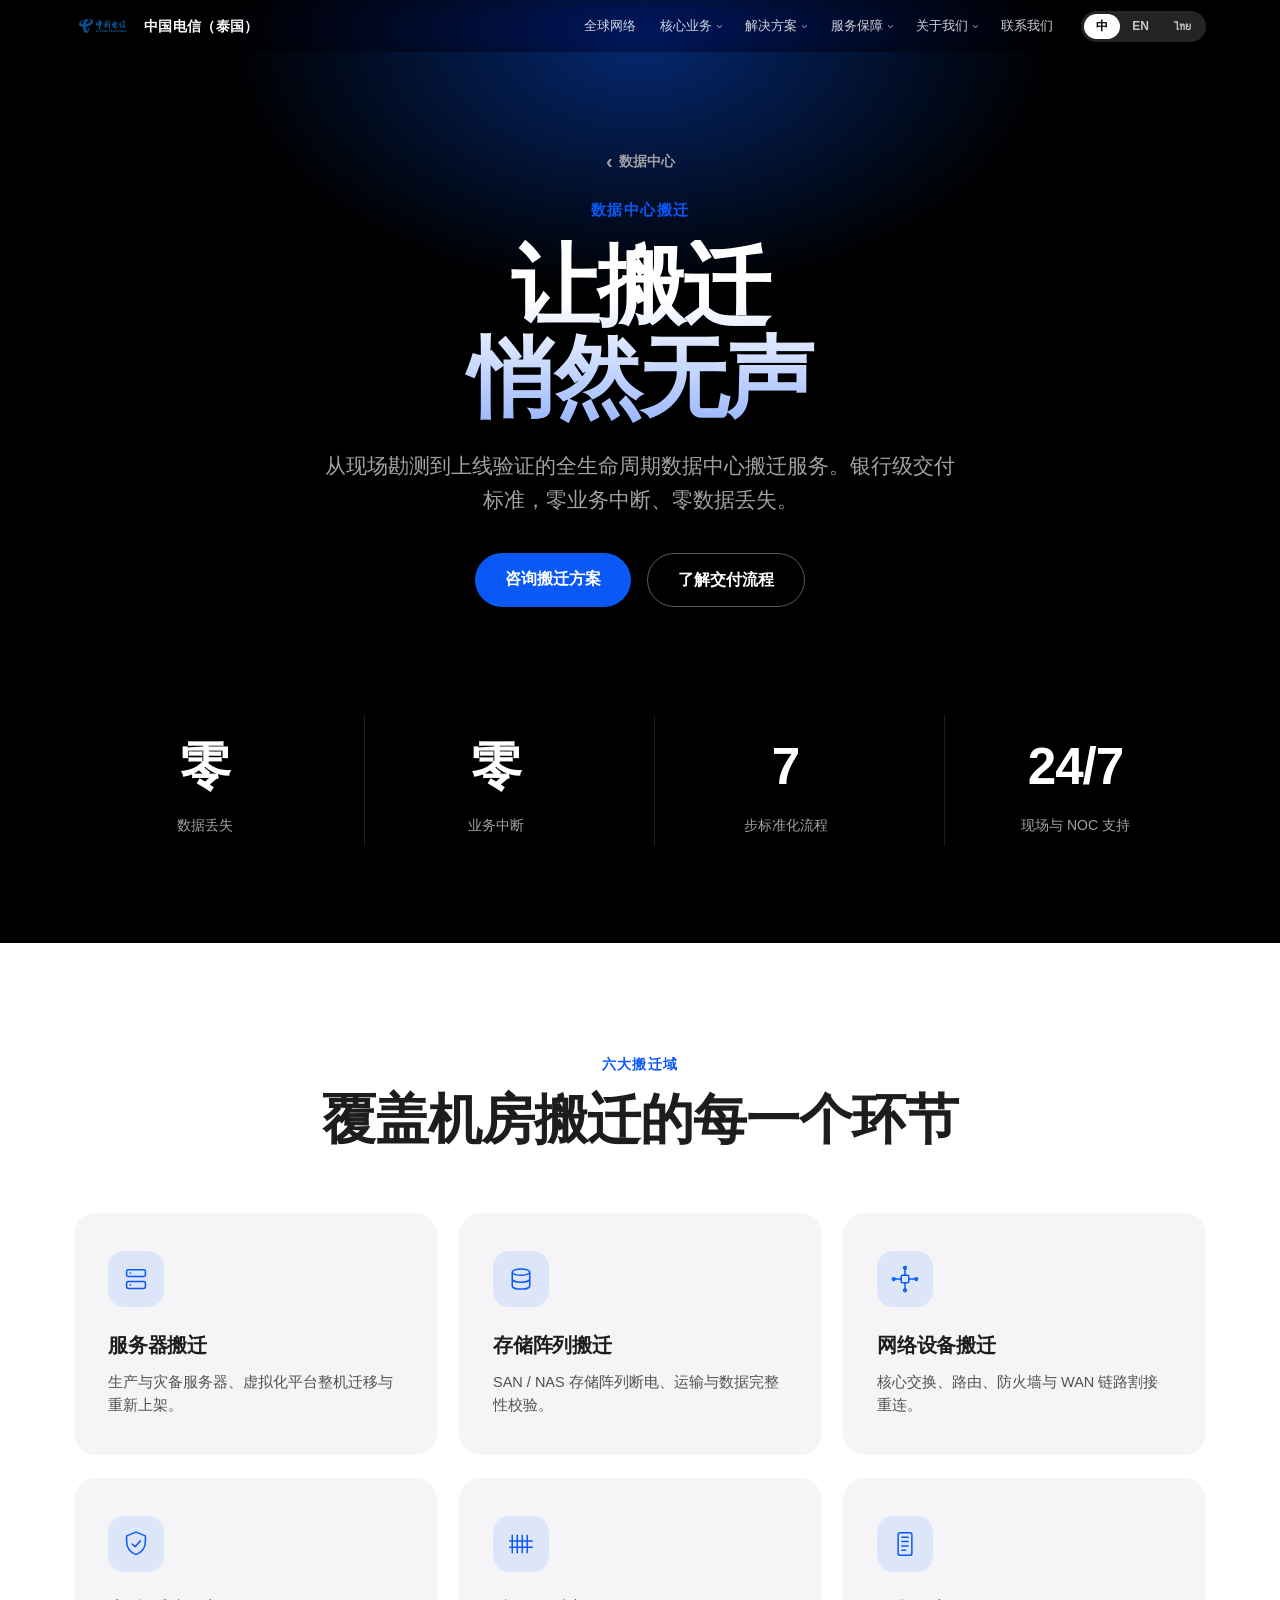
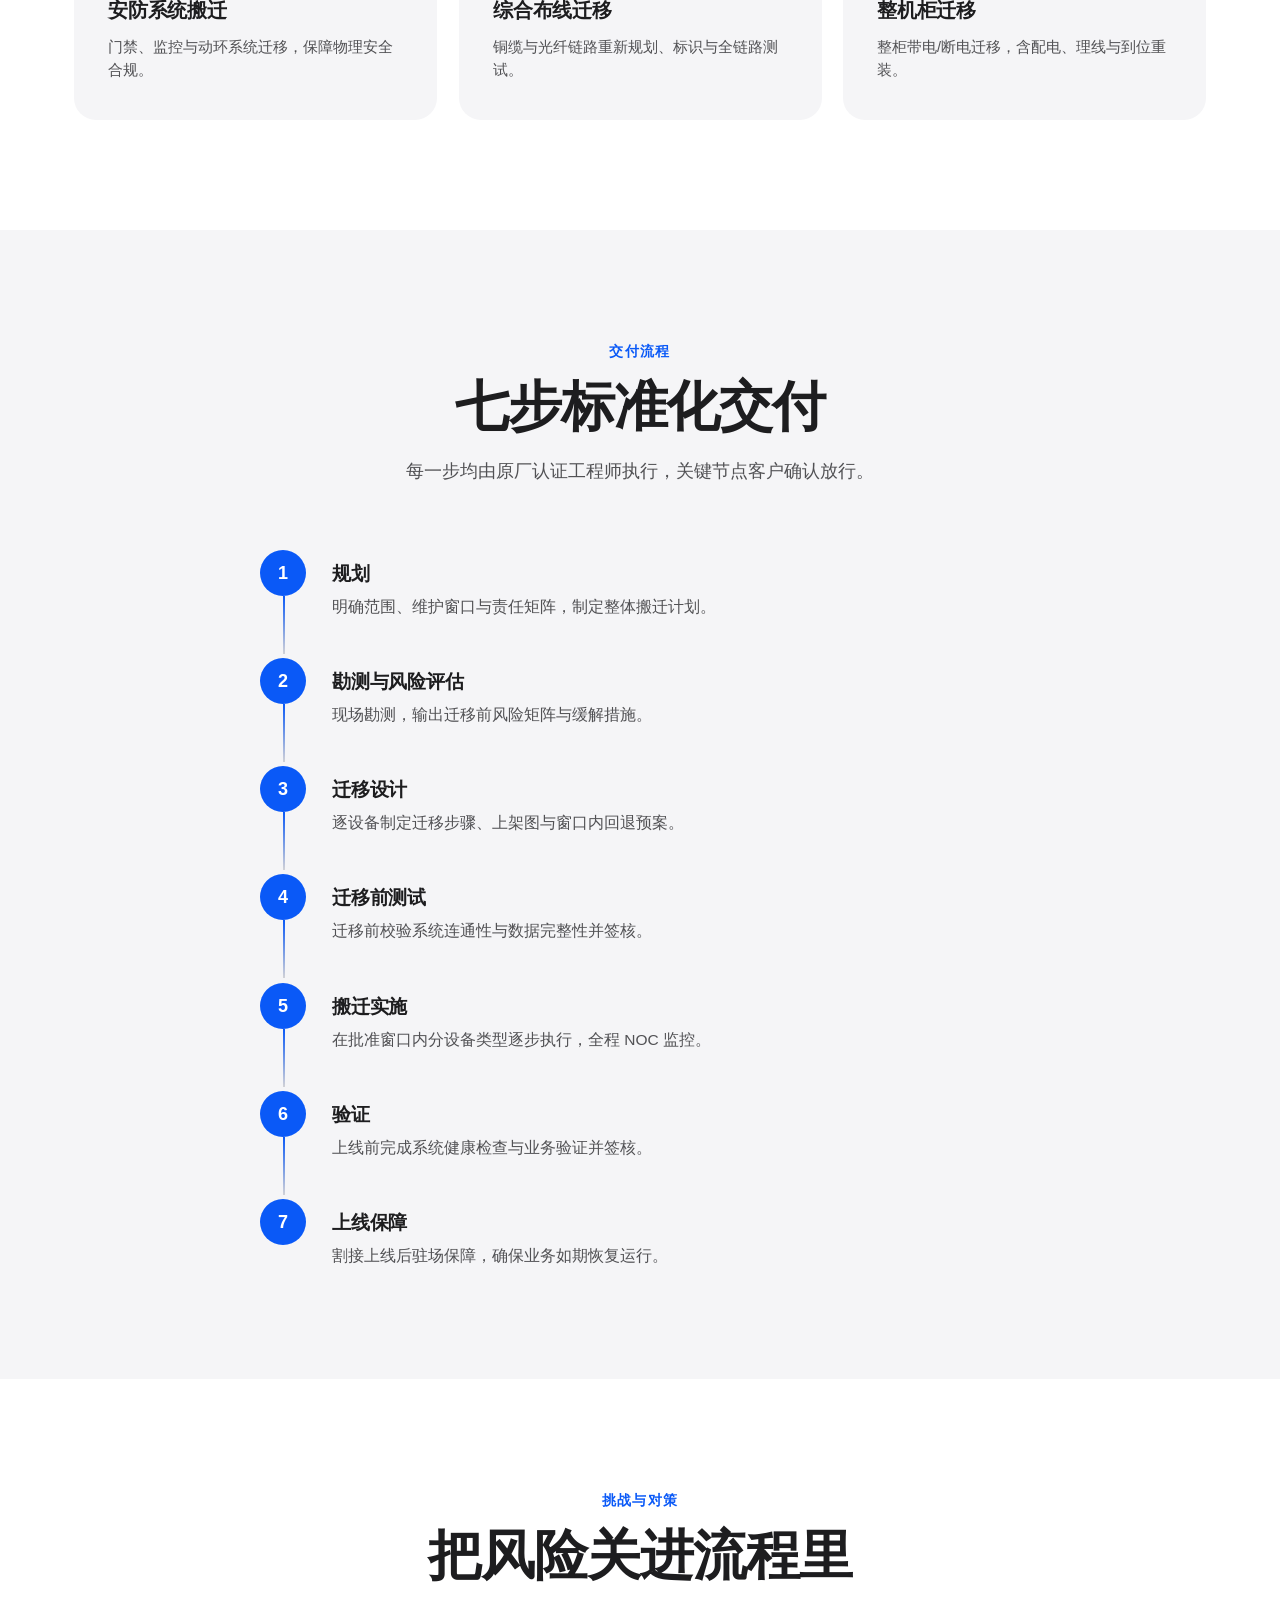
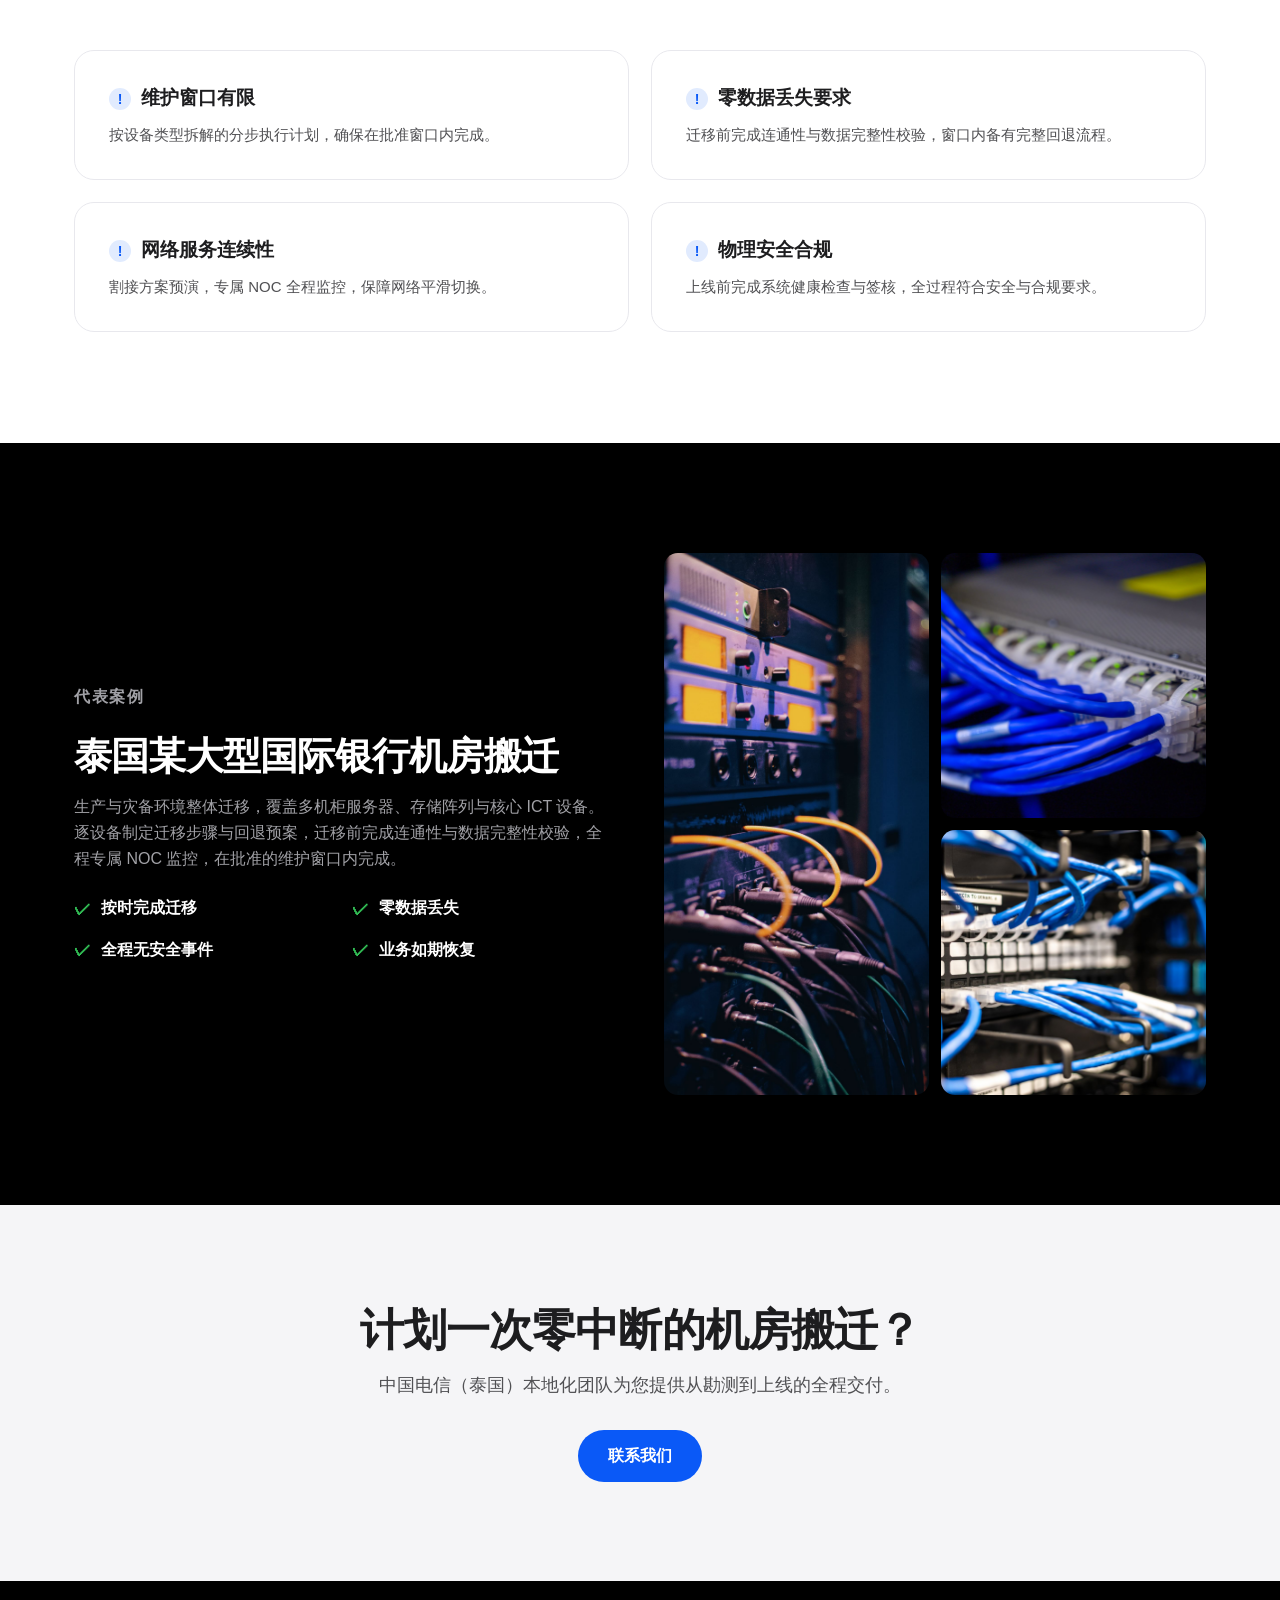
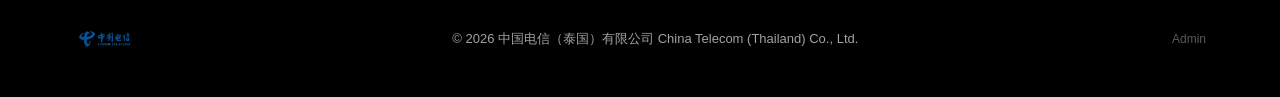
<file: relocation.html>
<!DOCTYPE html>
<html lang="zh-CN">
<head>
  <meta charset="UTF-8">
  <meta name="viewport" content="width=device-width, initial-scale=1.0">
  <title>机房搬迁 | 中国电信（泰国）有限公司</title>
  <meta name="description" content="China Telecom (Thailand) data centre relocation — banking-grade, zero business disruption, zero data loss, full-lifecycle delivery from survey to go-live.">
  <link rel="icon" type="image/png" href="assets/img/logo-ct.png">
  <link rel="stylesheet" href="css/style.css">
</head>
<body data-title="rp.pageTitle">

<header class="site-header" id="siteHeader">
  <div class="header-inner">
    <a class="brand" href="index.html">
      <img src="assets/img/logo-ct.png" alt="China Telecom">
      <span class="brand-name" data-i18n="brand">中国电信（泰国）</span>
    </a>
    <nav class="nav" id="mainNav">
      <a href="index.html#global" data-i18n="nav.global">全球网络</a>
      <div class="nav-item has-sub">
        <a href="index.html#business" class="nav-top" data-i18n="nav.business">核心业务</a>
        <button class="sub-toggle" type="button" aria-label="expand"></button>
        <div class="sub-menu">
          <a href="index.html#business" data-i18n="nav.bizOverview">业务概览</a>
          <a href="connectivity.html" data-i18n="nav.connectivity">国际网络</a>
          <a href="index.html#token" data-i18n="nav.token">AI Token</a>
          <a href="index.html#datacenter" data-i18n="nav.dc">数据中心</a>
        </div>
      </div>
      <div class="nav-item has-sub">
        <a href="index.html#solutions" class="nav-top" data-i18n="nav.solutions">解决方案</a>
        <button class="sub-toggle" type="button" aria-label="expand"></button>
        <div class="sub-menu">
          <a href="index.html#solutions" data-i18n="nav.solOverview">智慧解决方案</a>
          <a href="warehouse.html" data-i18n="nav.warehouse">物流仓建设</a>
        </div>
      </div>
      <div class="nav-item has-sub">
        <a href="index.html#service" class="nav-top" data-i18n="nav.service">服务保障</a>
        <button class="sub-toggle" type="button" aria-label="expand"></button>
        <div class="sub-menu">
          <a href="index.html#service" data-i18n="nav.serviceOverview">服务保障</a>
          <a href="index.html#partners" data-i18n="nav.partners">资质合作</a>
        </div>
      </div>
      <div class="nav-item has-sub">
        <a href="about.html" class="nav-top" data-i18n="nav.about">关于我们</a>
        <button class="sub-toggle" type="button" aria-label="expand"></button>
        <div class="sub-menu">
          <a href="about.html#about-company" data-i18n="nav.aboutCompany">公司简介</a>
          <a href="about.html#about-org" data-i18n="nav.aboutOrg">组织架构</a>
          <a href="about.html#about-inventory" data-i18n="nav.aboutInventory">备件库存</a>
        </div>
      </div>
      <a href="index.html#contact" data-i18n="nav.contact">联系我们</a>
    </nav>
    <div class="header-actions">
      <div class="lang-switch" id="langSwitch">
        <button data-lang="zh" class="active">中</button>
        <button data-lang="en">EN</button>
        <button data-lang="th">ไทย</button>
      </div>
      <button class="nav-toggle" id="navToggle" type="button" aria-label="Menu">
        <span></span><span></span>
      </button>
    </div>
  </div>
</header>

<!-- ========== HERO ========== -->
<section class="rp-hero">
  <div class="hero-glow"></div>
  <div class="rp-hero-inner">
    <a class="rp-back reveal" href="index.html#datacenter"><span data-i18n="rp.back">数据中心</span></a>
    <p class="rp-kicker reveal" data-i18n="rp.kicker">数据中心搬迁</p>
    <h1 class="rp-title reveal" data-i18n="rp.title">让搬迁<br>悄然无声</h1>
    <p class="rp-sub reveal" data-i18n="rp.sub">从现场勘测到上线验证的全生命周期数据中心搬迁服务。银行级交付标准，零业务中断、零数据丢失。</p>
    <div class="rp-hero-cta reveal">
      <a class="btn btn-primary" href="index.html#contact" data-i18n="rp.cta1">咨询搬迁方案</a>
      <a class="btn btn-ghost-dark" href="#process" data-i18n="rp.cta2">了解交付流程</a>
    </div>
  </div>
</section>

<!-- ========== OVERVIEW STATS ========== -->
<section class="rp-stats-band">
  <div class="container rp-stats stagger">
    <div class="rp-stat reveal"><div class="rp-stat-num" data-i18n="rp.k1n">零</div><div class="rp-stat-label" data-i18n="rp.k1l">数据丢失</div></div>
    <div class="rp-stat reveal"><div class="rp-stat-num" data-i18n="rp.k2n">零</div><div class="rp-stat-label" data-i18n="rp.k2l">业务中断</div></div>
    <div class="rp-stat reveal"><div class="rp-stat-num"><span data-count="7">0</span></div><div class="rp-stat-label" data-i18n="rp.k3l">步标准化流程</div></div>
    <div class="rp-stat reveal"><div class="rp-stat-num">24/7</div><div class="rp-stat-label" data-i18n="rp.k4l">现场与 NOC 支持</div></div>
  </div>
</section>

<!-- ========== MIGRATION DOMAINS ========== -->
<section class="section">
  <div class="container">
    <div class="section-head reveal">
      <p class="kicker" data-i18n="rp.domHead">六大搬迁域</p>
      <h2 data-i18n="rp.domTitle">覆盖机房搬迁的每一个环节</h2>
    </div>
    <div class="rp-domains stagger">
      <article class="rp-domain reveal">
        <div class="rp-ico">
          <svg viewBox="0 0 48 48" fill="none" stroke="currentColor" stroke-width="2.4" stroke-linecap="round" stroke-linejoin="round"><rect x="9" y="9" width="30" height="11" rx="2.5"/><rect x="9" y="28" width="30" height="11" rx="2.5"/><circle cx="15" cy="14.5" r="1.4" fill="currentColor" stroke="none"/><circle cx="15" cy="33.5" r="1.4" fill="currentColor" stroke="none"/></svg>
        </div>
        <h3 data-i18n="rl.d1">服务器搬迁</h3>
        <p data-i18n="rp.dd1">生产与灾备服务器、虚拟化平台整机迁移与重新上架。</p>
      </article>
      <article class="rp-domain reveal">
        <div class="rp-ico">
          <svg viewBox="0 0 48 48" fill="none" stroke="currentColor" stroke-width="2.4" stroke-linecap="round" stroke-linejoin="round"><ellipse cx="24" cy="13" rx="14" ry="5"/><path d="M10 13v22c0 2.8 6.3 5 14 5s14-2.2 14-5V13M10 24c0 2.8 6.3 5 14 5s14-2.2 14-5"/></svg>
        </div>
        <h3 data-i18n="rl.d2">存储阵列搬迁</h3>
        <p data-i18n="rp.dd2">SAN / NAS 存储阵列断电、运输与数据完整性校验。</p>
      </article>
      <article class="rp-domain reveal">
        <div class="rp-ico">
          <svg viewBox="0 0 48 48" fill="none" stroke="currentColor" stroke-width="2.4" stroke-linecap="round" stroke-linejoin="round"><rect x="18" y="18" width="12" height="12" rx="2"/><path d="M24 6v12M24 30v12M6 24h12M30 24h12"/><circle cx="24" cy="6" r="2.2"/><circle cx="24" cy="42" r="2.2"/><circle cx="6" cy="24" r="2.2"/><circle cx="42" cy="24" r="2.2"/></svg>
        </div>
        <h3 data-i18n="rl.d3">网络设备搬迁</h3>
        <p data-i18n="rp.dd3">核心交换、路由、防火墙与 WAN 链路割接重连。</p>
      </article>
      <article class="rp-domain reveal">
        <div class="rp-ico">
          <svg viewBox="0 0 48 48" fill="none" stroke="currentColor" stroke-width="2.4" stroke-linecap="round" stroke-linejoin="round"><path d="M24 5l15 6v9c0 10-6.4 17.6-15 21-8.6-3.4-15-11-15-21v-9z"/><path d="M18 24l4.5 4.5L31 19"/></svg>
        </div>
        <h3 data-i18n="rl.d4">安防系统搬迁</h3>
        <p data-i18n="rp.dd4">门禁、监控与动环系统迁移，保障物理安全合规。</p>
      </article>
      <article class="rp-domain reveal">
        <div class="rp-ico">
          <svg viewBox="0 0 48 48" fill="none" stroke="currentColor" stroke-width="2.4" stroke-linecap="round" stroke-linejoin="round"><path d="M10 10v28M18 10v28M26 10v28M34 10v28"/><path d="M6 19h36M6 29h36"/></svg>
        </div>
        <h3 data-i18n="rl.d5">综合布线迁移</h3>
        <p data-i18n="rp.dd5">铜缆与光纤链路重新规划、标识与全链路测试。</p>
      </article>
      <article class="rp-domain reveal">
        <div class="rp-ico">
          <svg viewBox="0 0 48 48" fill="none" stroke="currentColor" stroke-width="2.4" stroke-linecap="round" stroke-linejoin="round"><rect x="13" y="6" width="22" height="36" rx="3"/><path d="M19 13h10M19 20h10M19 27h10M19 34h6"/></svg>
        </div>
        <h3 data-i18n="rl.d6">整机柜迁移</h3>
        <p data-i18n="rp.dd6">整柜带电/断电迁移，含配电、理线与到位重装。</p>
      </article>
    </div>
  </div>
</section>

<!-- ========== PROCESS ========== -->
<section class="section section-gray" id="process">
  <div class="container">
    <div class="section-head reveal">
      <p class="kicker" data-i18n="rp.procHead">交付流程</p>
      <h2 data-i18n="rp.procTitle">七步标准化交付</h2>
      <p class="section-sub" data-i18n="rp.procSub">每一步均由原厂认证工程师执行，关键节点客户确认放行。</p>
    </div>
    <ol class="rp-steps stagger">
      <li class="rp-step reveal"><span class="rp-step-n">1</span><div><h4 data-i18n="rl.s1">规划</h4><p data-i18n="rp.sd1">明确范围、维护窗口与责任矩阵，制定整体搬迁计划。</p></div></li>
      <li class="rp-step reveal"><span class="rp-step-n">2</span><div><h4 data-i18n="rl.s2">勘测与风险评估</h4><p data-i18n="rp.sd2">现场勘测，输出迁移前风险矩阵与缓解措施。</p></div></li>
      <li class="rp-step reveal"><span class="rp-step-n">3</span><div><h4 data-i18n="rl.s3">迁移设计</h4><p data-i18n="rp.sd3">逐设备制定迁移步骤、上架图与窗口内回退预案。</p></div></li>
      <li class="rp-step reveal"><span class="rp-step-n">4</span><div><h4 data-i18n="rl.s4">迁移前测试</h4><p data-i18n="rp.sd4">迁移前校验系统连通性与数据完整性并签核。</p></div></li>
      <li class="rp-step reveal"><span class="rp-step-n">5</span><div><h4 data-i18n="rl.s5">搬迁实施</h4><p data-i18n="rp.sd5">在批准窗口内分设备类型逐步执行，全程 NOC 监控。</p></div></li>
      <li class="rp-step reveal"><span class="rp-step-n">6</span><div><h4 data-i18n="rl.s6">验证</h4><p data-i18n="rp.sd6">上线前完成系统健康检查与业务验证并签核。</p></div></li>
      <li class="rp-step reveal"><span class="rp-step-n">7</span><div><h4 data-i18n="rl.s7">上线保障</h4><p data-i18n="rp.sd7">割接上线后驻场保障，确保业务如期恢复运行。</p></div></li>
    </ol>
  </div>
</section>

<!-- ========== CHALLENGES ========== -->
<section class="section">
  <div class="container">
    <div class="section-head reveal">
      <p class="kicker" data-i18n="rp.chHead">挑战与对策</p>
      <h2 data-i18n="rp.chTitle">把风险关进流程里</h2>
    </div>
    <div class="rp-ch-grid stagger">
      <div class="rp-ch reveal"><h4 data-i18n="rp.ch1t">维护窗口有限</h4><p data-i18n="rp.ch1d">按设备类型拆解的分步执行计划，确保在批准窗口内完成。</p></div>
      <div class="rp-ch reveal"><h4 data-i18n="rp.ch2t">零数据丢失要求</h4><p data-i18n="rp.ch2d">迁移前完成连通性与数据完整性校验，窗口内备有完整回退流程。</p></div>
      <div class="rp-ch reveal"><h4 data-i18n="rp.ch3t">网络服务连续性</h4><p data-i18n="rp.ch3d">割接方案预演，专属 NOC 全程监控，保障网络平滑切换。</p></div>
      <div class="rp-ch reveal"><h4 data-i18n="rp.ch4t">物理安全合规</h4><p data-i18n="rp.ch4d">上线前完成系统健康检查与签核，全过程符合安全与合规要求。</p></div>
    </div>
  </div>
</section>

<!-- ========== CASE STUDY ========== -->
<section class="section section-dark">
  <div class="container rp-case">
    <div class="rp-case-text reveal">
      <p class="kicker" data-i18n="rp.caseHead">代表案例</p>
      <h2 data-i18n="rl.caset">泰国某大型国际银行机房搬迁</h2>
      <p data-i18n="rl.cased">生产与灾备环境整体迁移，覆盖多机柜服务器、存储阵列与核心 ICT 设备。逐设备制定迁移步骤与回退预案，迁移前完成连通性与数据完整性校验，全程专属 NOC 监控，在批准的维护窗口内完成。</p>
      <ul class="rp-results">
        <li data-i18n="rl.r1">按时完成迁移</li>
        <li data-i18n="rl.r2">零数据丢失</li>
        <li data-i18n="rl.r3">全程无安全事件</li>
        <li data-i18n="rl.r4">业务如期恢复</li>
      </ul>
    </div>
    <div class="rp-case-gallery reveal">
      <img src="assets/img/reloc-rack1.jpeg" alt="Relocation rack cabling" loading="lazy">
      <img src="assets/img/reloc-rack2.jpeg" alt="Relocation rack power" loading="lazy">
      <img src="assets/img/reloc-rack3.jpeg" alt="Relocation rack overview" loading="lazy">
    </div>
  </div>
</section>

<!-- ========== CTA ========== -->
<section class="rp-cta-band">
  <div class="container rp-cta reveal">
    <h2 data-i18n="rp.ctaTitle">计划一次零中断的机房搬迁？</h2>
    <p data-i18n="rp.ctaSub">中国电信（泰国）本地化团队为您提供从勘测到上线的全程交付。</p>
    <a class="btn btn-primary" href="index.html#contact" data-i18n="rp.ctaBtn">联系我们</a>
  </div>
</section>

<footer class="site-footer">
  <div class="container footer-inner">
    <img src="assets/img/logo-ct.png" alt="China Telecom" class="footer-logo">
    <p data-i18n="ft.copy">© 2026 中国电信（泰国）有限公司 China Telecom (Thailand) Co., Ltd.</p>
    <a class="footer-admin" href="admin.html">Admin</a>
  </div>
</footer>

<script async src="https://busuanzi.ibruce.info/busuanzi/2.3/busuanzi.pure.mini.js"></script>
<script src="js/analytics.js"></script>
<script src="js/i18n.js"></script>
<script src="js/main.js"></script>
</body>
</html>
</file>
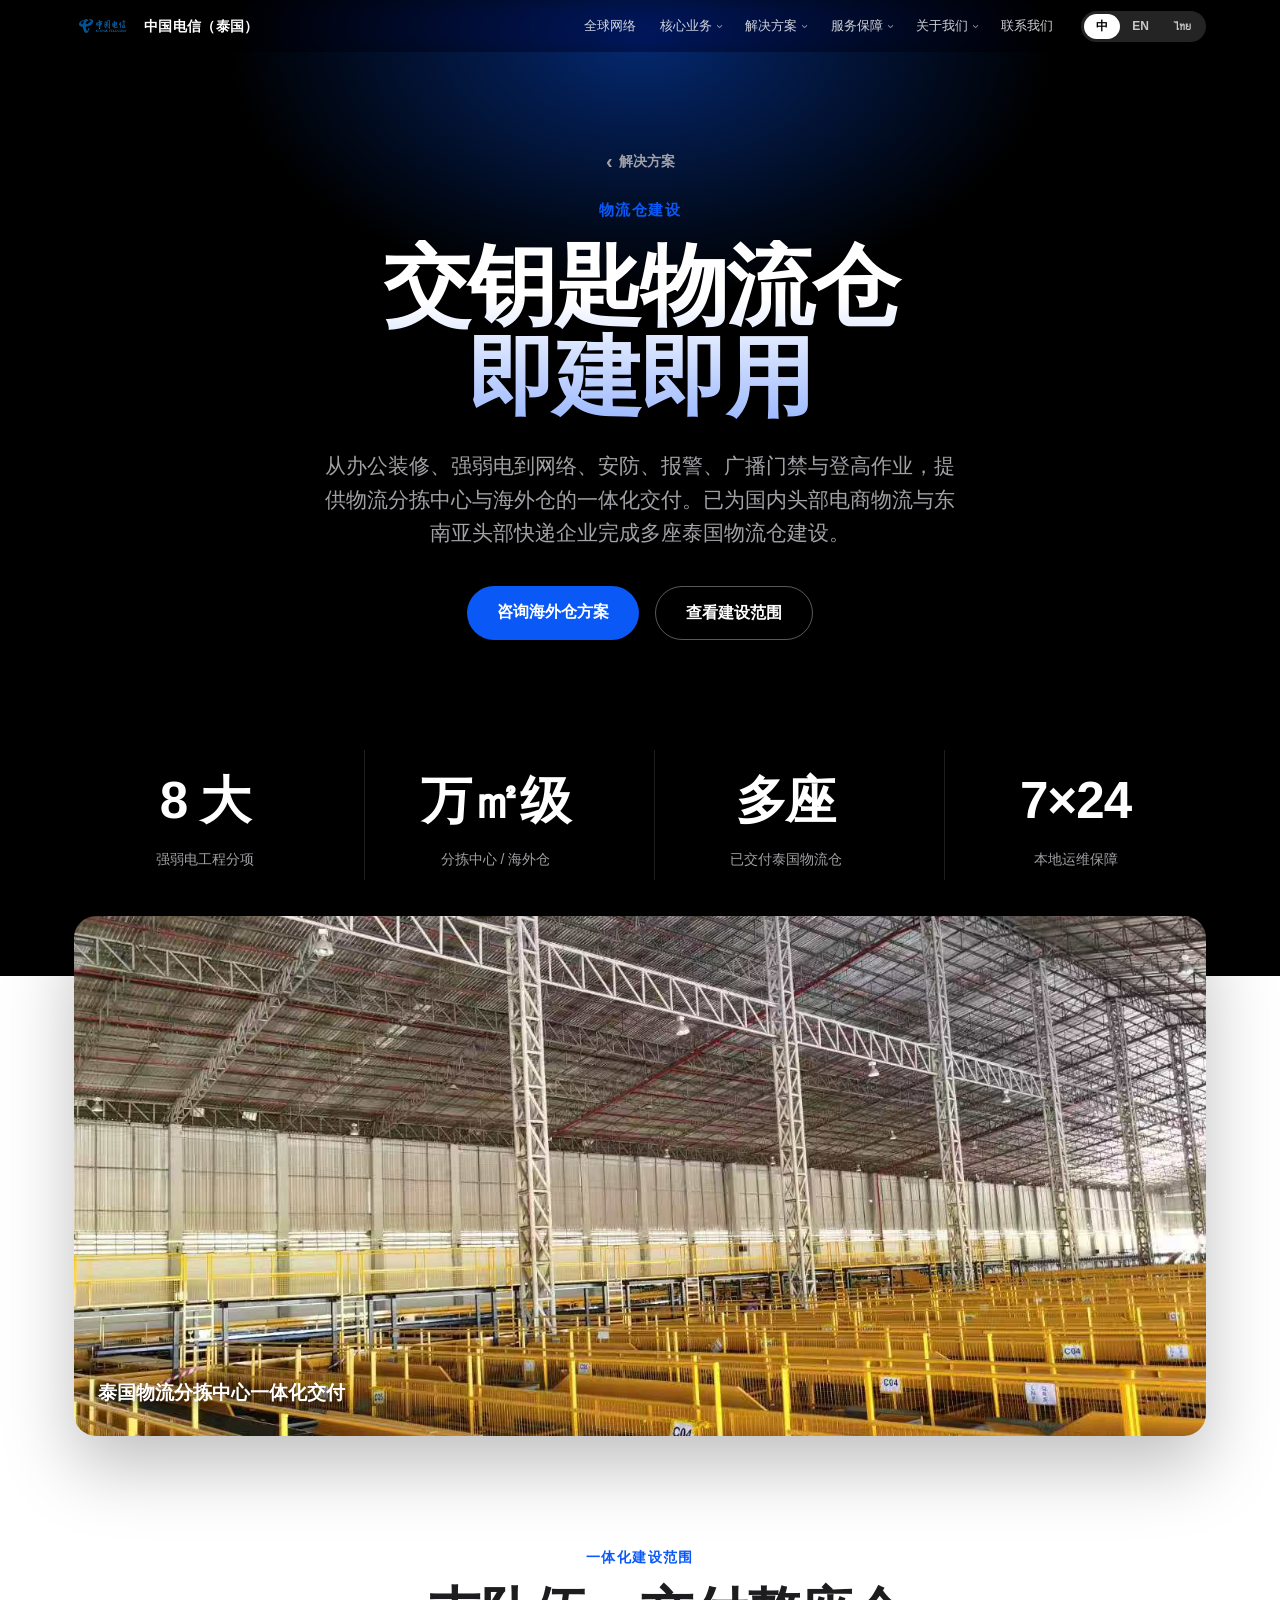
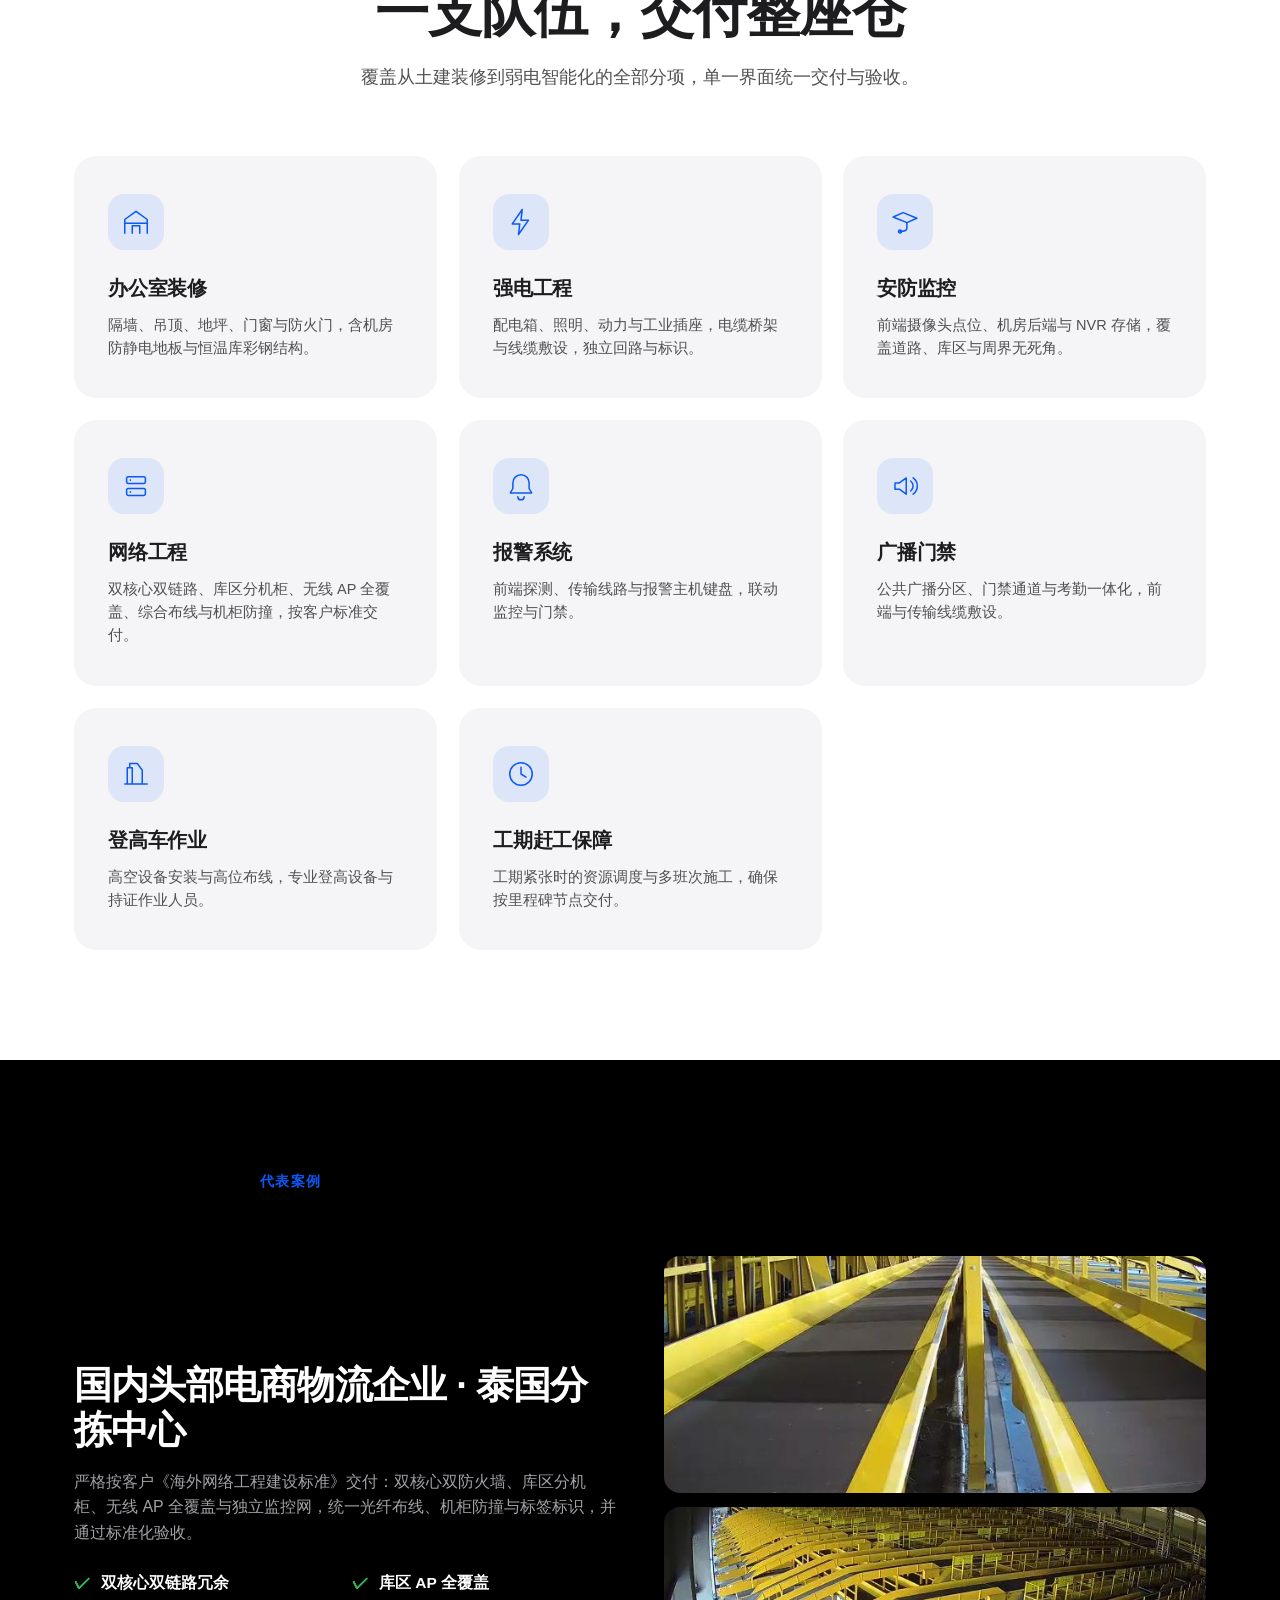
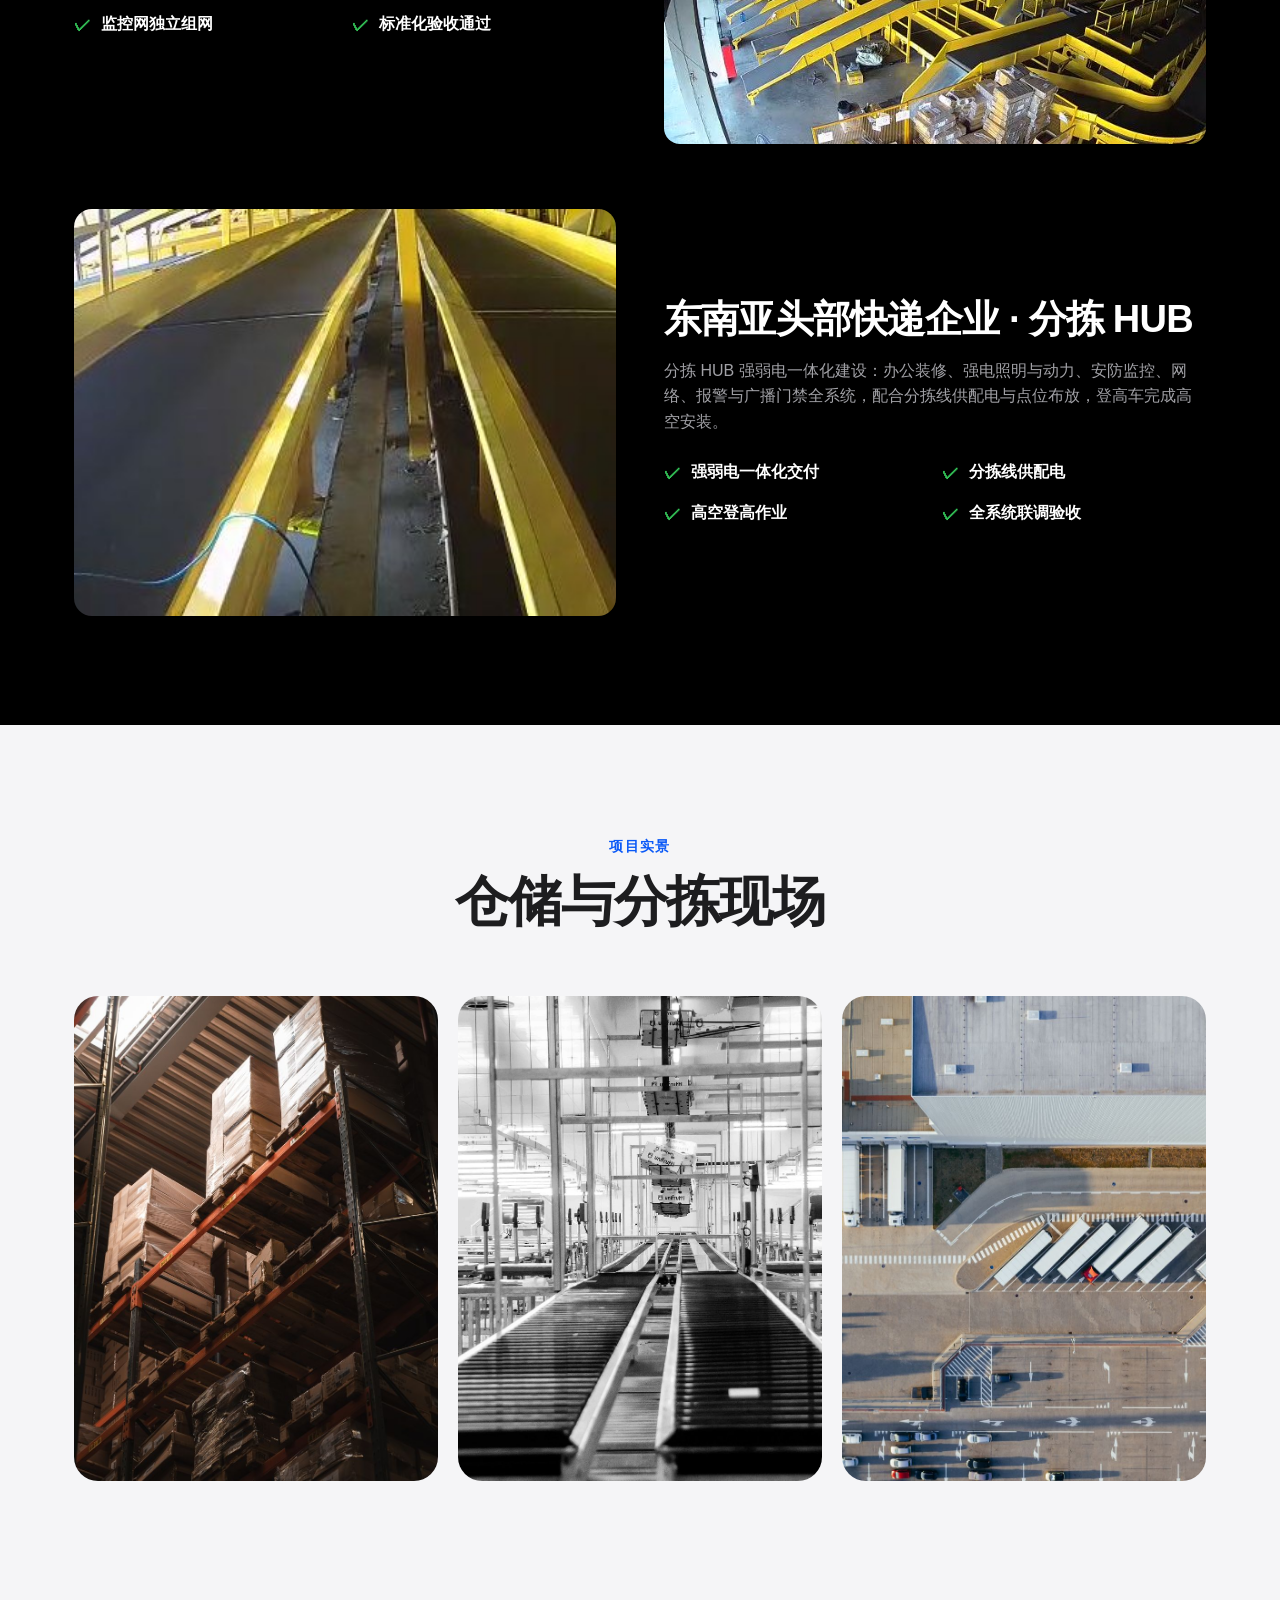
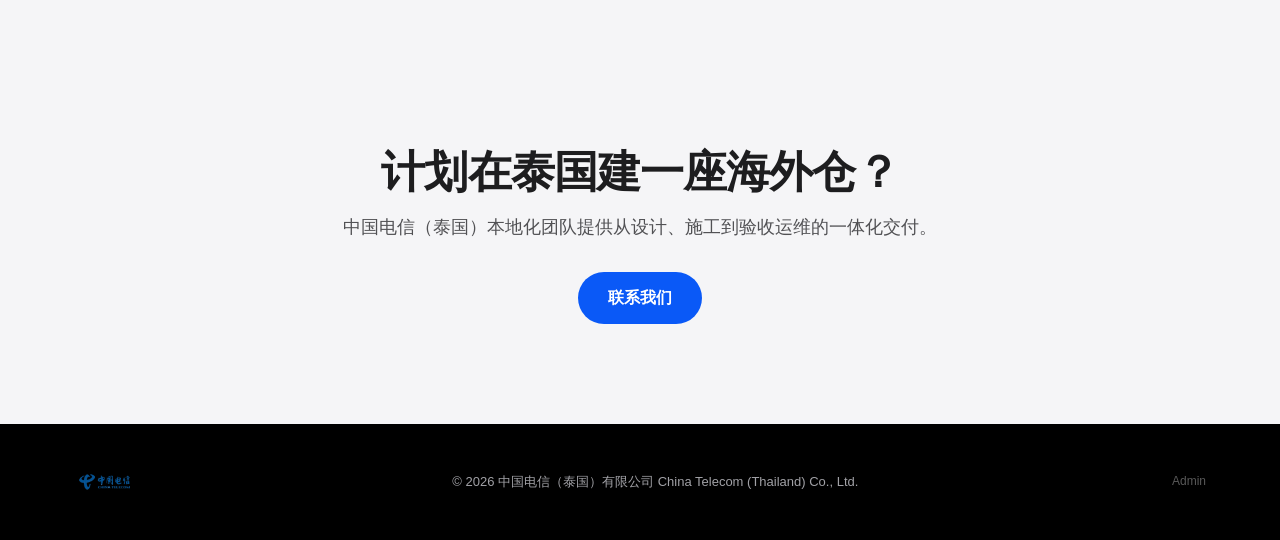
<file: warehouse.html>
<!DOCTYPE html>
<html lang="zh-CN">
<head>
  <meta charset="UTF-8">
  <meta name="viewport" content="width=device-width, initial-scale=1.0">
  <title>物流仓建设 | 中国电信（泰国）有限公司</title>
  <meta name="description" content="China Telecom (Thailand) logistics warehouse construction — turnkey delivery of sortation hubs and overseas warehouses: fit-out, power, security/CCTV, network, alarm, PA/access control and aerial works.">
  <link rel="icon" type="image/png" href="assets/img/logo-ct.png">
  <link rel="stylesheet" href="css/style.css">
</head>
<body data-title="wh.pageTitle">

<header class="site-header" id="siteHeader">
  <div class="header-inner">
    <a class="brand" href="index.html">
      <img src="assets/img/logo-ct.png" alt="China Telecom">
      <span class="brand-name" data-i18n="brand">中国电信（泰国）</span>
    </a>
    <nav class="nav" id="mainNav">
      <a href="index.html#global" data-i18n="nav.global">全球网络</a>
      <div class="nav-item has-sub">
        <a href="index.html#business" class="nav-top" data-i18n="nav.business">核心业务</a>
        <button class="sub-toggle" type="button" aria-label="expand"></button>
        <div class="sub-menu">
          <a href="index.html#business" data-i18n="nav.bizOverview">业务概览</a>
          <a href="connectivity.html" data-i18n="nav.connectivity">国际网络</a>
          <a href="index.html#token" data-i18n="nav.token">AI Token</a>
          <a href="index.html#datacenter" data-i18n="nav.dc">数据中心</a>
        </div>
      </div>
      <div class="nav-item has-sub">
        <a href="index.html#solutions" class="nav-top" data-i18n="nav.solutions">解决方案</a>
        <button class="sub-toggle" type="button" aria-label="expand"></button>
        <div class="sub-menu">
          <a href="index.html#solutions" data-i18n="nav.solOverview">智慧解决方案</a>
          <a href="warehouse.html" data-i18n="nav.warehouse">物流仓建设</a>
        </div>
      </div>
      <div class="nav-item has-sub">
        <a href="index.html#service" class="nav-top" data-i18n="nav.service">服务保障</a>
        <button class="sub-toggle" type="button" aria-label="expand"></button>
        <div class="sub-menu">
          <a href="index.html#service" data-i18n="nav.serviceOverview">服务保障</a>
          <a href="index.html#partners" data-i18n="nav.partners">资质合作</a>
        </div>
      </div>
      <div class="nav-item has-sub">
        <a href="about.html" class="nav-top" data-i18n="nav.about">关于我们</a>
        <button class="sub-toggle" type="button" aria-label="expand"></button>
        <div class="sub-menu">
          <a href="about.html#about-company" data-i18n="nav.aboutCompany">公司简介</a>
          <a href="about.html#about-org" data-i18n="nav.aboutOrg">组织架构</a>
          <a href="about.html#about-inventory" data-i18n="nav.aboutInventory">备件库存</a>
        </div>
      </div>
      <a href="index.html#contact" data-i18n="nav.contact">联系我们</a>
    </nav>
    <div class="header-actions">
      <div class="lang-switch" id="langSwitch">
        <button data-lang="zh" class="active">中</button>
        <button data-lang="en">EN</button>
        <button data-lang="th">ไทย</button>
      </div>
      <button class="nav-toggle" id="navToggle" type="button" aria-label="Menu">
        <span></span><span></span>
      </button>
    </div>
  </div>
</header>

<!-- ========== HERO ========== -->
<section class="rp-hero">
  <div class="hero-glow"></div>
  <div class="rp-hero-inner">
    <a class="rp-back reveal" href="index.html#solutions"><span data-i18n="wh.back">解决方案</span></a>
    <p class="rp-kicker reveal" data-i18n="wh.kicker">物流仓建设</p>
    <h1 class="rp-title reveal" data-i18n="wh.title">交钥匙物流仓<br>即建即用</h1>
    <p class="rp-sub reveal" data-i18n="wh.sub">从办公装修、强弱电到网络、安防、报警、广播门禁与登高作业，提供物流分拣中心与海外仓的一体化交付。已为国内头部电商物流与东南亚头部快递企业完成多座泰国物流仓建设。</p>
    <div class="rp-hero-cta reveal">
      <a class="btn btn-primary" href="index.html#contact" data-i18n="wh.cta1">咨询海外仓方案</a>
      <a class="btn btn-ghost-dark" href="#scope" data-i18n="wh.cta2">查看建设范围</a>
    </div>
  </div>
</section>

<!-- ========== STATS BAND ========== -->
<section class="rp-stats-band">
  <div class="container rp-stats stagger">
    <div class="rp-stat reveal"><div class="rp-stat-num" data-i18n="wh.k1n">8 大</div><div class="rp-stat-label" data-i18n="wh.k1l">强弱电工程分项</div></div>
    <div class="rp-stat reveal"><div class="rp-stat-num" data-i18n="wh.k2n">万㎡级</div><div class="rp-stat-label" data-i18n="wh.k2l">分拣中心 / 海外仓</div></div>
    <div class="rp-stat reveal"><div class="rp-stat-num" data-i18n="wh.k3n">多座</div><div class="rp-stat-label" data-i18n="wh.k3l">已交付泰国物流仓</div></div>
    <div class="rp-stat reveal"><div class="rp-stat-num" data-i18n="wh.k4n">7×24</div><div class="rp-stat-label" data-i18n="wh.k4l">本地运维保障</div></div>
  </div>
</section>

<!-- ========== BANNER ========== -->
<section class="wh-banner reveal">
  <img src="assets/img/wh-real-hub.jpg" alt="Logistics sortation centre" loading="lazy">
  <span class="wh-banner-cap" data-i18n="wh.bannerCap">泰国物流分拣中心一体化交付</span>
</section>

<!-- ========== SCOPE ========== -->
<section class="section" id="scope">
  <div class="container">
    <div class="section-head reveal">
      <p class="kicker" data-i18n="wh.sHead">一体化建设范围</p>
      <h2 data-i18n="wh.sTitle">一支队伍，交付整座仓</h2>
      <p class="section-sub" data-i18n="wh.sSub">覆盖从土建装修到弱电智能化的全部分项，单一界面统一交付与验收。</p>
    </div>
    <div class="rp-domains stagger">
      <article class="rp-domain reveal">
        <div class="rp-ico"><svg viewBox="0 0 48 48" fill="none" stroke="currentColor" stroke-width="2.4" stroke-linecap="round" stroke-linejoin="round"><path d="M6 42V20L24 7l18 13v22"/><path d="M6 26h36M18 42V30h12v12"/></svg></div>
        <h3 data-i18n="wh.s1t">办公室装修</h3>
        <p data-i18n="wh.s1d">隔墙、吊顶、地坪、门窗与防火门，含机房防静电地板与恒温库彩钢结构。</p>
      </article>
      <article class="rp-domain reveal">
        <div class="rp-ico"><svg viewBox="0 0 48 48" fill="none" stroke="currentColor" stroke-width="2.4" stroke-linecap="round" stroke-linejoin="round"><path d="M26 4L10 27h12l-2 17 16-23H24z"/></svg></div>
        <h3 data-i18n="wh.s2t">强电工程</h3>
        <p data-i18n="wh.s2d">配电箱、照明、动力与工业插座，电缆桥架与线缆敷设，独立回路与标识。</p>
      </article>
      <article class="rp-domain reveal">
        <div class="rp-ico"><svg viewBox="0 0 48 48" fill="none" stroke="currentColor" stroke-width="2.4" stroke-linecap="round" stroke-linejoin="round"><path d="M5 16l16-7 22 9-16 7z"/><path d="M27 25v9c0 3-5 5-11 5"/><circle cx="16" cy="39" r="2.4"/></svg></div>
        <h3 data-i18n="wh.s3t">安防监控</h3>
        <p data-i18n="wh.s3d">前端摄像头点位、机房后端与 NVR 存储，覆盖道路、库区与周界无死角。</p>
      </article>
      <article class="rp-domain reveal">
        <div class="rp-ico"><svg viewBox="0 0 48 48" fill="none" stroke="currentColor" stroke-width="2.4" stroke-linecap="round" stroke-linejoin="round"><rect x="9" y="9" width="30" height="11" rx="2.5"/><rect x="9" y="28" width="30" height="11" rx="2.5"/><circle cx="15" cy="14.5" r="1.4" fill="currentColor" stroke="none"/><circle cx="15" cy="33.5" r="1.4" fill="currentColor" stroke="none"/></svg></div>
        <h3 data-i18n="wh.s4t">网络工程</h3>
        <p data-i18n="wh.s4d">双核心双链路、库区分机柜、无线 AP 全覆盖、综合布线与机柜防撞，按客户标准交付。</p>
      </article>
      <article class="rp-domain reveal">
        <div class="rp-ico"><svg viewBox="0 0 48 48" fill="none" stroke="currentColor" stroke-width="2.4" stroke-linecap="round" stroke-linejoin="round"><path d="M24 6a13 13 0 0 1 13 13v9l4 7H7l4-7v-9A13 13 0 0 1 24 6z"/><path d="M19 41a5 5 0 0 0 10 0"/></svg></div>
        <h3 data-i18n="wh.s5t">报警系统</h3>
        <p data-i18n="wh.s5d">前端探测、传输线路与报警主机键盘，联动监控与门禁。</p>
      </article>
      <article class="rp-domain reveal">
        <div class="rp-ico"><svg viewBox="0 0 48 48" fill="none" stroke="currentColor" stroke-width="2.4" stroke-linecap="round" stroke-linejoin="round"><path d="M8 19v10h7l11 8V11l-11 8z"/><path d="M33 16a10 10 0 0 1 0 16M37 11a16 16 0 0 1 0 26"/></svg></div>
        <h3 data-i18n="wh.s6t">广播门禁</h3>
        <p data-i18n="wh.s6d">公共广播分区、门禁通道与考勤一体化，前端与传输线缆敷设。</p>
      </article>
      <article class="rp-domain reveal">
        <div class="rp-ico"><svg viewBox="0 0 48 48" fill="none" stroke="currentColor" stroke-width="2.4" stroke-linecap="round" stroke-linejoin="round"><path d="M6 40h36M10 40V14h8v26M14 14V7h12l8 11v22"/><circle cx="13" cy="44" r="0"/></svg></div>
        <h3 data-i18n="wh.s7t">登高车作业</h3>
        <p data-i18n="wh.s7d">高空设备安装与高位布线，专业登高设备与持证作业人员。</p>
      </article>
      <article class="rp-domain reveal">
        <div class="rp-ico"><svg viewBox="0 0 48 48" fill="none" stroke="currentColor" stroke-width="2.4" stroke-linecap="round" stroke-linejoin="round"><circle cx="24" cy="24" r="18"/><path d="M24 13v11l8 5"/></svg></div>
        <h3 data-i18n="wh.s8t">工期赶工保障</h3>
        <p data-i18n="wh.s8d">工期紧张时的资源调度与多班次施工，确保按里程碑节点交付。</p>
      </article>
    </div>
  </div>
</section>

<!-- ========== CASES ========== -->
<section class="section section-dark">
  <div class="container">
    <div class="section-head reveal" style="text-align:left">
      <p class="kicker" data-i18n="wh.caHead">代表案例</p>
    </div>
    <div class="rp-case" style="margin-bottom:64px">
      <div class="rp-case-text reveal">
        <h2 data-i18n="wh.ca1t">国内头部电商物流企业 · 泰国分拣中心</h2>
        <p data-i18n="wh.ca1d">严格按客户《海外网络工程建设标准》交付：双核心双防火墙、库区分机柜、无线 AP 全覆盖与独立监控网，统一光纤布线、机柜防撞与标签标识，并通过标准化验收。</p>
        <ul class="rp-results">
          <li data-i18n="wh.ca1r1">双核心双链路冗余</li>
          <li data-i18n="wh.ca1r2">库区 AP 全覆盖</li>
          <li data-i18n="wh.ca1r3">监控网独立组网</li>
          <li data-i18n="wh.ca1r4">标准化验收通过</li>
        </ul>
      </div>
      <div class="wh-case-stack reveal">
        <figure><img src="assets/img/wh-real-conv1.jpg" alt="Top-down view of sortation conveyors" loading="lazy"></figure>
        <figure><img src="assets/img/wh-real-conv2.jpg" alt="Overhead view of sortation chutes" loading="lazy"></figure>
      </div>
    </div>
    <div class="rp-case wh-case-rev">
      <figure class="wh-case-fig reveal"><img src="assets/img/wh-real-conv3.jpg" alt="Logistics conveyor system" loading="lazy"></figure>
      <div class="rp-case-text reveal">
        <h2 data-i18n="wh.ca2t">东南亚头部快递企业 · 分拣 HUB</h2>
        <p data-i18n="wh.ca2d">分拣 HUB 强弱电一体化建设：办公装修、强电照明与动力、安防监控、网络、报警与广播门禁全系统，配合分拣线供配电与点位布放，登高车完成高空安装。</p>
        <ul class="rp-results">
          <li data-i18n="wh.ca2r1">强弱电一体化交付</li>
          <li data-i18n="wh.ca2r2">分拣线供配电</li>
          <li data-i18n="wh.ca2r3">高空登高作业</li>
          <li data-i18n="wh.ca2r4">全系统联调验收</li>
        </ul>
      </div>
    </div>
  </div>
</section>

<!-- ========== GALLERY ========== -->
<section class="section section-gray">
  <div class="container">
    <div class="section-head reveal">
      <p class="kicker" data-i18n="wh.gHead">项目实景</p>
      <h2 data-i18n="wh.gTitle">仓储与分拣现场</h2>
    </div>
    <div class="dc-gallery stagger">
      <figure class="dc-photo reveal"><img src="assets/img/wh-racking.jpg" alt="High-bay pallet racking" loading="lazy"></figure>
      <figure class="dc-photo reveal"><img src="assets/img/wh-sortation.jpg" alt="Parcel sortation conveyor line" loading="lazy"></figure>
      <figure class="dc-photo reveal"><img src="assets/img/wh-hero.jpg" alt="Logistics distribution centre aerial" loading="lazy"></figure>
    </div>
  </div>
</section>

<!-- ========== CTA ========== -->
<section class="rp-cta-band">
  <div class="container rp-cta reveal">
    <h2 data-i18n="wh.ctaTitle">计划在泰国建一座海外仓？</h2>
    <p data-i18n="wh.ctaSub">中国电信（泰国）本地化团队提供从设计、施工到验收运维的一体化交付。</p>
    <a class="btn btn-primary" href="index.html#contact" data-i18n="wh.ctaBtn">联系我们</a>
  </div>
</section>

<footer class="site-footer">
  <div class="container footer-inner">
    <img src="assets/img/logo-ct.png" alt="China Telecom" class="footer-logo">
    <p data-i18n="ft.copy">© 2026 中国电信（泰国）有限公司 China Telecom (Thailand) Co., Ltd.</p>
    <a class="footer-admin" href="admin.html">Admin</a>
  </div>
</footer>

<script async src="https://busuanzi.ibruce.info/busuanzi/2.3/busuanzi.pure.mini.js"></script>
<script src="js/analytics.js"></script>
<script src="js/i18n.js"></script>
<script src="js/main.js"></script>
</body>
</html>
</file>
<file: css/style.css>
:root {
  --blue: #0a59f7;
  --blue-deep: #0040c1;
  --ink: #1d1d1f;
  --ink-soft: #515154;
  --gray-bg: #f5f5f7;
  --white: #ffffff;
  --dark: #000000;
  --dark-card: #161617;
  --dark-text: #f5f5f7;
  --dark-soft: #a1a1a6;
  --radius: 24px;
  /* System-font stack: no external font CDN (Google Fonts is blocked in mainland China
     and its render-blocking CSS caused 10s+ white screens there). */
  --font: -apple-system, BlinkMacSystemFont, "SF Pro Text", "Segoe UI", "PingFang SC", "Hiragino Sans GB", "Microsoft YaHei", "Noto Sans Thai", "Thonburi", Roboto, "Helvetica Neue", Arial, sans-serif;
}

* { margin: 0; padding: 0; box-sizing: border-box; }

html { scroll-behavior: smooth; }

body {
  font-family: var(--font);
  color: var(--ink);
  background: var(--white);
  line-height: 1.6;
  -webkit-font-smoothing: antialiased;
}

img { display: block; max-width: 100%; }
a { color: inherit; text-decoration: none; }

.container { max-width: 1180px; margin: 0 auto; padding: 0 24px; }

/* ---------- Header ---------- */
.site-header {
  position: fixed; top: 0; left: 0; right: 0; z-index: 100;
  background: rgba(0, 0, 0, 0.45);
  backdrop-filter: saturate(180%) blur(8px);
  -webkit-backdrop-filter: saturate(180%) blur(8px);
  transition: background .4s ease, backdrop-filter .4s ease;
}
.site-header.scrolled {
  background: rgba(0, 0, 0, 0.78);
  backdrop-filter: saturate(180%) blur(20px);
  -webkit-backdrop-filter: saturate(180%) blur(20px);
}
.header-inner {
  max-width: 1180px; margin: 0 auto; padding: 0 24px;
  height: 52px; display: flex; align-items: center; gap: 28px;
}
.brand { display: flex; align-items: center; gap: 10px; flex-shrink: 0; }
.brand img { height: 26px; width: auto; }
.brand-name { color: #fff; font-size: 14px; font-weight: 600; letter-spacing: 0.02em; white-space: nowrap; }
.nav { display: flex; align-items: center; gap: 24px; margin-left: auto; }
.nav > a, .nav-top {
  color: rgba(255,255,255,0.82); font-size: 13px; font-weight: 500;
  transition: color .2s; white-space: nowrap;
}
.nav > a:hover, .nav-top:hover { color: #fff; }

/* Dropdown */
.nav-item { position: relative; display: flex; align-items: center; gap: 4px; }
.nav-top::after {
  content: "›"; display: inline-block; transform: rotate(90deg);
  font-size: 13px; margin-left: 5px; opacity: .65; transition: transform .25s;
}
.sub-toggle { display: none; }
.sub-menu {
  position: absolute; top: 100%; left: 50%; transform: translate(-50%, 8px);
  min-width: 168px; background: rgba(22,22,23,0.96);
  backdrop-filter: blur(20px); -webkit-backdrop-filter: blur(20px);
  border: 1px solid rgba(255,255,255,0.1); border-radius: 14px; padding: 8px;
  display: flex; flex-direction: column; gap: 2px;
  opacity: 0; visibility: hidden; transition: opacity .25s, transform .25s; z-index: 110;
}
/* transparent hover bridge so the gap between trigger and menu stays hoverable */
.nav-item.has-sub::after {
  content: ""; position: absolute; top: 100%; left: 50%; transform: translateX(-50%);
  width: 200px; height: 18px;
}
.nav-item:hover .sub-menu { opacity: 1; visibility: visible; transform: translate(-50%, 4px); }
.nav-item:hover .nav-top::after { transform: rotate(90deg) translateX(2px); }
.sub-menu a {
  color: rgba(255,255,255,0.78); font-size: 13.5px; font-weight: 500;
  padding: 9px 14px; border-radius: 9px; transition: background .2s, color .2s; white-space: nowrap;
}
.sub-menu a:hover { background: rgba(255,255,255,0.1); color: #fff; }
.header-actions { display: flex; align-items: center; gap: 14px; }
.lang-switch {
  display: flex; background: rgba(255,255,255,0.14); border-radius: 99px; padding: 3px;
}
.lang-switch button {
  border: 0; background: transparent; color: rgba(255,255,255,0.75);
  font-family: var(--font); font-size: 12px; font-weight: 600;
  padding: 4px 12px; border-radius: 99px; cursor: pointer; transition: all .25s;
}
.lang-switch button.active { background: #fff; color: #000; }
.nav-toggle { display: none; border: 0; background: transparent; cursor: pointer; padding: 8px; }
.nav-toggle span { display: block; width: 20px; height: 2px; background: #fff; margin: 5px 0; transition: transform .3s ease, opacity .3s ease; }
.nav-toggle.active span:nth-child(1) { transform: translateY(7px) rotate(45deg); }
.nav-toggle.active span:nth-child(2) { transform: translateY(-7px) rotate(-45deg); }

/* ---------- Hero ---------- */
.hero {
  background: var(--dark); color: var(--dark-text);
  padding: 140px 24px 0; text-align: center; overflow: hidden; position: relative;
}
.hero-glow {
  position: absolute; top: -240px; left: 50%; transform: translateX(-50%);
  width: 900px; height: 560px; border-radius: 50%;
  background: radial-gradient(ellipse at center, rgba(10,89,247,0.45), transparent 65%);
  pointer-events: none;
}
.hero-content { position: relative; max-width: 820px; margin: 0 auto; }
.hero-kicker {
  font-size: 15px; font-weight: 600; color: var(--blue);
  letter-spacing: 0.08em; text-transform: uppercase; margin-bottom: 18px;
}
.hero-title {
  font-size: clamp(44px, 7.2vw, 84px); font-weight: 800;
  line-height: 1.06; letter-spacing: -0.02em; margin-bottom: 24px;
  background: linear-gradient(180deg, #ffffff 30%, #9bb8ff);
  -webkit-background-clip: text; background-clip: text; -webkit-text-fill-color: transparent;
}
.hero-sub {
  font-size: clamp(16px, 2vw, 21px); color: var(--dark-soft);
  max-width: 640px; margin: 0 auto 36px;
}
.hero-cta { display: flex; gap: 16px; justify-content: center; flex-wrap: wrap; }
.btn {
  display: inline-block; padding: 13px 30px; border-radius: 99px;
  font-size: 16px; font-weight: 600; transition: all .25s;
}
.btn-primary { background: var(--blue); color: #fff; }
.btn-primary:hover { background: var(--blue-deep); transform: translateY(-1px); }
.btn-ghost { border: 1px solid rgba(255,255,255,0.35); color: #fff; }
.btn-ghost:hover { background: rgba(255,255,255,0.1); }
.hero-visual { max-width: 1020px; margin: 72px auto 0; position: relative; }
.hero-visual img {
  width: 100%; border-radius: var(--radius) var(--radius) 0 0;
  box-shadow: 0 -20px 80px rgba(10,89,247,0.25);
}

/* ---------- Stats ---------- */
.stats { background: var(--dark); color: var(--dark-text); padding: 64px 0 88px; }
.stats-grid {
  display: grid; grid-template-columns: repeat(5, 1fr); gap: 32px; text-align: center;
}
.stat-num {
  font-size: clamp(30px, 3.6vw, 46px); font-weight: 800; letter-spacing: -0.02em;
  color: #fff; font-variant-numeric: tabular-nums;
}
.stat-num small { font-size: 0.45em; font-weight: 600; margin-left: 4px; }
.stat-label { font-size: 13px; color: var(--dark-soft); margin-top: 6px; }

/* ---------- Sections ---------- */
.section { padding: 110px 0; }
.section-gray { background: var(--gray-bg); }
.section-dark { background: var(--dark); color: var(--dark-text); }
.section-head { text-align: center; max-width: 760px; margin: 0 auto 64px; }
.kicker {
  font-size: 14px; font-weight: 700; color: var(--blue);
  letter-spacing: 0.1em; text-transform: uppercase; margin-bottom: 14px;
}
.section-head h2 {
  font-size: clamp(32px, 4.6vw, 54px); font-weight: 800;
  line-height: 1.12; letter-spacing: -0.02em;
}
.section-dark .section-head h2 { color: #fff; }
.section-sub { font-size: 18px; color: var(--ink-soft); margin-top: 20px; }
.section-dark .section-sub { color: var(--dark-soft); }

/* ---------- Global Network ---------- */
.gn-stats { display: grid; grid-template-columns: repeat(4, 1fr); gap: 28px; text-align: center; margin-bottom: 56px; }
.gn-num {
  font-size: clamp(36px, 4.4vw, 58px); font-weight: 800; letter-spacing: -0.02em;
  color: var(--blue); font-variant-numeric: tabular-nums;
}
.gn-label { font-size: 14px; color: var(--ink-soft); margin-top: 4px; }
.gn-cards { display: grid; grid-template-columns: repeat(3, 1fr); gap: 20px; margin-bottom: 64px; }
.gn-card { background: var(--gray-bg); border-radius: 20px; padding: 34px 30px; }
.gn-card h3 { font-size: 20px; font-weight: 700; margin-bottom: 10px; }
.gn-card p { font-size: 14.5px; color: var(--ink-soft); }
.gn-timeline {
  display: flex; justify-content: space-between; gap: 12px; flex-wrap: wrap;
  border-top: 1px solid #e3e3e6; border-bottom: 1px solid #e3e3e6; padding: 28px 0; margin-bottom: 48px;
}
.tl-item { text-align: center; min-width: 90px; }
.tl-item strong { display: block; font-size: 20px; font-weight: 800; letter-spacing: -0.01em; }
.tl-item span { font-size: 12.5px; color: var(--ink-soft); }
.tl-item.tl-hl strong { color: var(--blue); }
.gn-awards { display: grid; grid-template-columns: repeat(4, 1fr); gap: 20px; text-align: center; }
.award strong { display: block; font-size: 19px; font-weight: 800; letter-spacing: -0.01em; margin-bottom: 4px; }
.award span { font-size: 13px; color: var(--ink-soft); }

/* ---------- Business ---------- */
.biz-grid { display: grid; grid-template-columns: repeat(2, 1fr); gap: 24px; }
.biz-card {
  background: var(--gray-bg); border-radius: var(--radius); padding: 44px 40px;
  transition: transform .3s, box-shadow .3s;
}
.biz-card:hover { transform: translateY(-4px); box-shadow: 0 24px 48px rgba(0,0,0,0.08); }
.biz-icon { width: 52px; height: 52px; color: var(--blue); margin-bottom: 22px; }
.biz-icon svg { width: 100%; height: 100%; }
.biz-card h3 { font-size: 24px; font-weight: 700; margin-bottom: 12px; letter-spacing: -0.01em; }
.biz-card p { font-size: 16px; color: var(--ink-soft); }
.biz-card-link { display: block; text-decoration: none; color: inherit; }
.biz-more {
  display: inline-flex; align-items: center; gap: 6px;
  margin-top: 18px; font-size: 15px; font-weight: 600; color: var(--blue);
}
.biz-more::after { content: "→"; transition: transform .3s; }
.biz-card-link:hover .biz-more::after { transform: translateX(5px); }

/* ---------- Token (Cloud Express flow, layout B) ---------- */
.token-flow { max-width: 1040px; margin: 8px auto 0; }
.tk-svg { width: 100%; height: auto; display: block; }
/* On narrow screens the 1000-unit viewBox would shrink labels below legibility;
   keep a readable minimum width and let the diagram pan horizontally instead. */
@media (max-width: 720px) {
  .token-flow { overflow-x: auto; -webkit-overflow-scrolling: touch; border-radius: 16px; }
  .tk-svg { min-width: 760px; }
}
.token-points {
  display: grid; grid-template-columns: repeat(3, 1fr); gap: 28px;
  max-width: 1040px; margin: 48px auto 0;
}
.token-point { display: flex; gap: 16px; padding: 24px 0 0; border-top: 1px solid rgba(255,255,255,0.14); }
.tp-num { font-size: 15px; font-weight: 700; color: #a594ff; padding-top: 2px; font-variant-numeric: tabular-nums; }
.token-point h4 { font-size: 18px; font-weight: 700; color: #fff; margin-bottom: 8px; letter-spacing: -0.01em; }
.token-point p { font-size: 14.5px; color: var(--dark-soft); line-height: 1.6; }

/* Token diagram styling */
.tk-lbl { fill: #f6f6f8; font-weight: 700; letter-spacing: -.01em; }
.tk-sub { fill: #9b9ba8; font-weight: 500; }
.tk-zl { fill: #74747f; font-weight: 700; letter-spacing: .16em; }
.tk-flow { fill: none; stroke: url(#tkpg); stroke-width: 2.6; stroke-linecap: round; stroke-dasharray: 9 13; filter: url(#tkglow); animation: tkMarch 1.1s linear infinite; }
.tk-flowc { fill: none; stroke: #34c759; stroke-width: 2.4; stroke-linecap: round; stroke-dasharray: 2 9; filter: url(#tkglow); animation: tkMarch 1.5s linear infinite; }
.tk-flowo { fill: none; stroke: #f5b14c; stroke-width: 2.2; stroke-linecap: round; stroke-dasharray: 2 8; animation: tkMarch .9s linear infinite; }
.tk-base { fill: none; stroke: rgba(150,140,255,.26); stroke-width: 2.6; stroke-linecap: round; }
.tk-basec { fill: none; stroke: rgba(52,199,89,.22); stroke-width: 2.4; stroke-linecap: round; }
.tk-pub { fill: none; stroke: #5f6470; stroke-width: 2; stroke-dasharray: 6 7; }
.tk-port { fill: #a594ff; } .tk-portc { fill: #34c759; }
.tk-dot { fill: #e2dcff; filter: url(#tkglow); } .tk-dotc { fill: #86efac; filter: url(#tkglow); } .tk-doto { fill: #ffd591; }
.tk-pr { fill: none; stroke: #a594ff; transform-origin: 470px 275px; animation: tkPulse 2.6s ease-out infinite; }
.tk-cr { fill: none; stroke: #34c759; transform-origin: 92px 188px; animation: tkPulse 2.4s ease-out infinite; }
@keyframes tkMarch { to { stroke-dashoffset: -22; } }
@keyframes tkPulse { 0% { opacity:.5; transform: scale(.5);} 70% { opacity:0; transform: scale(1.3);} 100% { opacity:0; } }
@media (prefers-reduced-motion: reduce) {
  .tk-flow, .tk-flowc, .tk-flowo { animation: none; stroke-dasharray: none; }
  .tk-pr, .tk-cr { animation: none; opacity: 0; }
}

/* ---------- Data Center ---------- */
.dc-gallery { display: grid; grid-template-columns: repeat(3, 1fr); gap: 20px; margin-bottom: 56px; }
.dc-photo { border-radius: var(--radius); overflow: hidden; aspect-ratio: 3 / 4; }
.dc-photo img { width: 100%; height: 100%; object-fit: cover; transition: transform .5s; }
.dc-photo:hover img { transform: scale(1.04); }
.dc-facts { display: grid; grid-template-columns: repeat(3, 1fr); gap: 24px; text-align: center; }
.dc-fact h4 { font-size: 26px; font-weight: 800; letter-spacing: -0.01em; margin-bottom: 8px; color: var(--blue); }
.dc-fact p { font-size: 15px; color: var(--ink-soft); max-width: 300px; margin: 0 auto; }

/* ---------- IDC Relocation entry card (home) ---------- */
.dc-reloc-entry {
  margin-top: 64px; display: grid; grid-template-columns: 1fr auto; gap: 40px;
  align-items: center; background: var(--dark); color: var(--dark-text);
  border-radius: var(--radius); padding: 52px 56px;
  position: relative; overflow: hidden;
  transition: transform .4s cubic-bezier(.2,.7,.2,1), box-shadow .4s;
}
.dc-reloc-entry::after {
  content: ""; position: absolute; top: -40%; right: -10%; width: 480px; height: 480px;
  background: radial-gradient(circle, rgba(10,89,247,0.4), transparent 62%);
  pointer-events: none; opacity: .8;
}
.dc-reloc-entry:hover { transform: translateY(-4px); box-shadow: 0 30px 70px rgba(0,0,0,0.28); }
.dre-text { position: relative; z-index: 1; max-width: 640px; }
.dre-kicker {
  display: inline-block; font-size: 13px; font-weight: 700; letter-spacing: 0.12em;
  text-transform: uppercase; color: #6ea0ff; margin-bottom: 14px;
}
.dre-text h3 { font-size: clamp(28px, 3.6vw, 42px); font-weight: 800; letter-spacing: -0.02em; color: #fff; margin-bottom: 14px; }
.dre-text p { font-size: 17px; color: var(--dark-soft); margin-bottom: 22px; }
.dre-link {
  display: inline-flex; align-items: center; gap: 8px;
  font-size: 16px; font-weight: 600; color: #fff;
}
.dre-link::after { content: "→"; transition: transform .3s; }
.dc-reloc-entry:hover .dre-link::after { transform: translateX(5px); }
.dre-visual { position: relative; z-index: 1; color: #6ea0ff; width: 130px; flex-shrink: 0; }
.dre-visual svg { width: 100%; height: auto; }

/* ---------- Solutions ---------- */
.sol-grid { display: grid; grid-template-columns: repeat(3, 1fr); gap: 20px; }
.sol-card {
  background: #fff; border-radius: 20px; padding: 36px 32px;
  transition: transform .3s, box-shadow .3s;
}
.sol-card:hover { transform: translateY(-4px); box-shadow: 0 20px 44px rgba(0,0,0,0.07); }
.sol-card h3 { font-size: 20px; font-weight: 700; margin-bottom: 10px; }
.sol-card p { font-size: 14.5px; color: var(--ink-soft); }

/* ---------- Service ---------- */
.svc-grid { display: grid; grid-template-columns: repeat(4, 1fr); gap: 20px; margin-bottom: 56px; }
.svc-card {
  background: var(--dark-card); border-radius: 20px; padding: 36px 28px; text-align: center;
  border: 1px solid rgba(255,255,255,0.08);
}
.svc-big {
  font-size: clamp(22px, 2.4vw, 30px); font-weight: 800; color: #fff;
  letter-spacing: -0.01em; margin-bottom: 10px; white-space: nowrap;
}
.svc-card p { font-size: 14px; color: var(--dark-soft); }
.svc-map { display: grid; grid-template-columns: repeat(3, 1fr); gap: 20px; }
.svc-point {
  background: rgba(10,89,247,0.12); border: 1px solid rgba(10,89,247,0.35);
  border-radius: 16px; padding: 22px 24px;
}
.svc-point strong { display: block; color: #fff; font-size: 17px; margin-bottom: 6px; }
.svc-point span { font-size: 13.5px; color: var(--dark-soft); }

/* ---------- Partners ---------- */
.cert-grid { display: grid; grid-template-columns: repeat(3, 1fr); gap: 24px; align-items: stretch; }
.cert-card {
  background: var(--gray-bg); border-radius: 20px; padding: 28px;
  display: flex; flex-direction: column; justify-content: space-between; gap: 18px;
}
.cert-card img {
  width: 100%; max-height: 280px; object-fit: contain; margin: auto;
  border-radius: 8px;
}
.cert-card figcaption { text-align: center; font-size: 14px; font-weight: 600; color: var(--ink); }
.pt-more {
  text-align: center; font-size: 15px; color: var(--ink-soft);
  max-width: 680px; margin: 40px auto 0;
}
.client-band { margin-top: 64px; }
.client-label {
  text-align: center; font-size: 13px; font-weight: 700; letter-spacing: 0.1em;
  text-transform: uppercase; color: var(--ink-soft); margin-bottom: 24px;
}
.client-marquee { overflow: hidden; position: relative; -webkit-mask-image: linear-gradient(90deg, transparent, #000 8%, #000 92%, transparent); mask-image: linear-gradient(90deg, transparent, #000 8%, #000 92%, transparent); }
.client-track { display: flex; gap: 48px; width: max-content; animation: marquee 38s linear infinite; }
.client-track span { font-size: 19px; font-weight: 700; color: #b9b9bf; white-space: nowrap; }
@keyframes marquee { to { transform: translateX(-50%); } }

/* ---------- Contact ---------- */
/* ---------- About Us ---------- */
.ab-intro { display: grid; grid-template-columns: 0.8fr 1.2fr; gap: 44px; align-items: center; margin-bottom: 28px; }
.ab-entrance img { border-radius: var(--radius); width: 100%; aspect-ratio: 3/4; object-fit: cover; }
.ab-facts { display: grid; grid-template-columns: repeat(3, 1fr); gap: 16px; }
.ab-fact { background: var(--gray-bg); border-radius: 18px; padding: 26px 24px; }
.ab-fact strong { display: block; font-size: clamp(22px, 2.4vw, 30px); font-weight: 800; letter-spacing: -0.02em; color: var(--blue); margin-bottom: 6px; }
.ab-fact strong small { font-size: 0.5em; font-weight: 600; margin-left: 4px; color: var(--ink); }
.ab-fact span { font-size: 13.5px; color: var(--ink-soft); }
.ab-gallery { display: grid; grid-template-columns: repeat(3, 1fr); gap: 16px; margin-top: 8px; }
.ab-gallery figure { border-radius: var(--radius); overflow: hidden; aspect-ratio: 4/3; }
.ab-gallery img { width: 100%; height: 100%; object-fit: cover; transition: transform .5s; }
.ab-gallery figure:hover img { transform: scale(1.04); }

.ab-org { margin-top: 96px; }
.org-chart { max-width: 980px; margin: 0 auto; }
.org-top { margin: 0 auto 40px; width: max-content; }
.org-node {
  background: #fff; border: 1px solid #e3e3e6; border-radius: 14px;
  padding: 18px 26px; text-align: center; position: relative;
}
.org-node strong { font-size: 15px; font-weight: 700; }
.org-top { background: var(--blue); border-color: var(--blue); }
.org-top strong { color: #fff; }
.org-row { display: grid; grid-template-columns: repeat(5, 1fr); gap: 14px; position: relative; }
.org-row::before {
  content: ""; position: absolute; top: -22px; left: 10%; right: 10%; height: 1.5px; background: #d2d2d7;
}
.org-row .org-node::before {
  content: ""; position: absolute; top: -22px; left: 50%; width: 1.5px; height: 22px; background: #d2d2d7;
}
.org-note { text-align: center; font-size: 14px; color: var(--ink-soft); margin-top: 28px; }

.ab-inventory { margin-top: 96px; display: grid; grid-template-columns: 1fr 1fr; gap: 48px; align-items: center; }
.ab-inv-text .kicker { text-align: left; }
.ab-inv-text h3 { font-size: clamp(26px, 3vw, 38px); font-weight: 800; letter-spacing: -0.02em; line-height: 1.16; margin-bottom: 16px; }
.ab-inv-text > p { font-size: 16px; color: var(--ink-soft); margin-bottom: 22px; }
.ab-inv-list { list-style: none; display: grid; gap: 12px; }
.ab-inv-list li { font-size: 15px; font-weight: 500; display: flex; align-items: center; gap: 10px; }
.ab-inv-list li::before { content: "✓"; color: var(--blue); font-weight: 800; }
.ab-inv-gallery { display: grid; grid-template-columns: 1fr 1fr; grid-template-rows: 1fr 1fr; gap: 12px; }
.ab-inv-gallery figure { border-radius: 14px; overflow: hidden; }
.ab-inv-gallery img { width: 100%; height: 100%; object-fit: cover; aspect-ratio: 1; }
.ab-inv-gallery figure:first-child { grid-row: span 2; }
.ab-inv-gallery figure:first-child img { aspect-ratio: auto; height: 100%; }

/* ---------- Contact ---------- */
.contact-grid { display: grid; grid-template-columns: 0.95fr 1.05fr; gap: 48px; align-items: stretch; }
.contact-info { display: flex; align-items: center; }
.contact-list { list-style: none; width: 100%; }
.contact-list li { display: flex; gap: 16px; padding: 22px 0; border-top: 1px solid #e3e3e6; align-items: flex-start; }
.contact-list li:first-child { border-top: 0; padding-top: 0; }
.ci-ico { flex-shrink: 0; width: 40px; height: 40px; border-radius: 11px; background: rgba(10,89,247,0.1); color: var(--blue); display: flex; align-items: center; justify-content: center; }
.ci-ico svg { width: 21px; height: 21px; }
.contact-list strong { display: block; font-size: 13px; font-weight: 600; color: var(--ink-soft); margin-bottom: 3px; }
.contact-list div > span, .contact-list div > a { font-size: 16px; color: var(--ink); line-height: 1.5; }
.contact-list div > a { color: var(--blue); }
.contact-map { position: relative; border-radius: var(--radius); overflow: hidden; min-height: 320px; display: block; }
.contact-map img { width: 100%; height: 100%; min-height: 320px; object-fit: cover; transition: transform .5s; }
.contact-map:hover img { transform: scale(1.03); }
.map-btn {
  position: absolute; left: 50%; bottom: 22px; transform: translateX(-50%);
  background: var(--blue); color: #fff; font-size: 15px; font-weight: 600;
  padding: 12px 26px; border-radius: 99px; white-space: nowrap;
  box-shadow: 0 8px 24px rgba(10,89,247,0.4); display: inline-flex; align-items: center; gap: 8px;
  transition: background .2s;
}
.map-btn::after { content: "→"; }
.contact-map:hover .map-btn { background: var(--blue-deep); }

/* ---------- Footer ---------- */
.site-footer { background: var(--dark); padding: 44px 0; }
.footer-inner { display: flex; align-items: center; justify-content: space-between; gap: 20px; flex-wrap: wrap; }
.footer-logo { height: 28px; width: auto; }
.site-footer p { font-size: 13px; color: var(--dark-soft); }
.footer-admin { font-size: 12px; color: rgba(255,255,255,0.35); }
.footer-admin:hover { color: rgba(255,255,255,0.7); }

/* ================= RELOCATION PAGE ================= */
.btn-ghost-dark { border: 1px solid rgba(255,255,255,0.35); color: #fff; }
.btn-ghost-dark:hover { background: rgba(255,255,255,0.1); }

.rp-hero {
  background: var(--dark); color: var(--dark-text);
  padding: 150px 24px 110px; text-align: center; position: relative; overflow: hidden;
}
.rp-hero-inner { position: relative; max-width: 820px; margin: 0 auto; }
.rp-back {
  display: inline-flex; align-items: center; gap: 6px; font-size: 14px; font-weight: 600;
  color: var(--dark-soft); margin-bottom: 26px; transition: color .2s;
}
.rp-back::before { content: "‹"; font-size: 20px; line-height: 1; }
.rp-back:hover { color: #fff; }
.rp-kicker {
  font-size: 15px; font-weight: 700; color: var(--blue);
  letter-spacing: 0.1em; text-transform: uppercase; margin-bottom: 18px;
}
.rp-title {
  font-size: clamp(46px, 7vw, 88px); font-weight: 800; line-height: 1.04;
  letter-spacing: -0.025em; margin-bottom: 26px;
  background: linear-gradient(180deg, #ffffff 32%, #9bb8ff);
  -webkit-background-clip: text; background-clip: text; -webkit-text-fill-color: transparent;
}
.rp-sub { font-size: clamp(17px, 2vw, 21px); color: var(--dark-soft); max-width: 640px; margin: 0 auto 36px; }
.rp-hero-cta { display: flex; gap: 16px; justify-content: center; flex-wrap: wrap; }

.rp-stats-band { background: var(--dark); padding: 0 0 96px; }
.rp-stats { display: grid; grid-template-columns: repeat(4, 1fr); gap: 28px; text-align: center; }
.rp-stat { border-left: 1px solid rgba(255,255,255,0.12); padding: 10px 12px; }
.rp-stat:first-child { border-left: 0; }
.rp-stat-num { font-size: clamp(34px, 4vw, 52px); font-weight: 800; color: #fff; letter-spacing: -0.02em; font-variant-numeric: tabular-nums; }
.rp-stat-label { font-size: 14px; color: var(--dark-soft); margin-top: 6px; }

.rp-domains { display: grid; grid-template-columns: repeat(3, 1fr); gap: 22px; }
.rp-domain {
  background: var(--gray-bg); border-radius: 22px; padding: 38px 34px;
  transition: transform .35s cubic-bezier(.2,.7,.2,1), box-shadow .35s;
}
.rp-domain:hover { transform: translateY(-5px); box-shadow: 0 24px 48px rgba(0,0,0,0.08); }
.rp-ico {
  width: 56px; height: 56px; border-radius: 16px; background: rgba(10,89,247,0.1);
  color: var(--blue); display: flex; align-items: center; justify-content: center; margin-bottom: 22px;
}
.rp-ico svg { width: 30px; height: 30px; }
.rp-domain h3 { font-size: 20px; font-weight: 700; margin-bottom: 10px; letter-spacing: -0.01em; }
.rp-domain p { font-size: 14.5px; color: var(--ink-soft); }
.rp-tag {
  display: inline-block; margin-bottom: 12px; padding: 3px 11px;
  font-size: 12px; font-weight: 600; letter-spacing: 0.02em;
  color: var(--blue); background: rgba(10,89,247,0.08);
  border-radius: 999px;
}

.rp-steps { list-style: none; max-width: 760px; margin: 0 auto; counter-reset: rpstep; position: relative; }
.rp-step { display: flex; gap: 26px; padding: 0 0 38px; position: relative; }
.rp-step:last-child { padding-bottom: 0; }
.rp-step-n {
  flex-shrink: 0; width: 46px; height: 46px; border-radius: 50%;
  background: var(--blue); color: #fff; font-size: 18px; font-weight: 700;
  display: flex; align-items: center; justify-content: center; z-index: 1;
}
.rp-step:not(:last-child)::before {
  content: ""; position: absolute; left: 22.5px; top: 46px; bottom: 4px;
  width: 2px; background: linear-gradient(var(--blue), #d2d2d7);
}
.rp-step h4 { font-size: 19px; font-weight: 700; margin: 9px 0 6px; letter-spacing: -0.01em; }
.rp-step p { font-size: 15.5px; color: var(--ink-soft); }

.rp-ch-grid { display: grid; grid-template-columns: repeat(2, 1fr); gap: 22px; }
.rp-ch { background: #fff; border: 1px solid #e8e8ed; border-radius: 20px; padding: 32px 34px; }
.rp-ch h4 { font-size: 19px; font-weight: 700; margin-bottom: 10px; }
.rp-ch h4::before { content: "!"; display: inline-flex; align-items: center; justify-content: center; width: 22px; height: 22px; border-radius: 50%; background: rgba(10,89,247,0.12); color: var(--blue); font-size: 14px; font-weight: 800; margin-right: 10px; }
.rp-ch p { font-size: 15px; color: var(--ink-soft); }

.rp-case { display: grid; grid-template-columns: 1fr 1fr; gap: 48px; align-items: center; }
.rp-case-text .kicker { text-align: left; }
.rp-case-text h2 { font-size: clamp(26px, 3vw, 38px); font-weight: 800; color: #fff; letter-spacing: -0.02em; line-height: 1.18; margin-bottom: 16px; }
.rp-case-text > p { font-size: 16px; color: var(--dark-soft); margin-bottom: 24px; }
.rp-results { list-style: none; display: grid; grid-template-columns: 1fr 1fr; gap: 14px; }
.rp-results li { font-size: 15.5px; font-weight: 600; color: #fff; display: flex; align-items: center; gap: 10px; }
.rp-results li::before { content: "✓"; color: #34c759; font-weight: 800; font-size: 17px; }
.rp-case-gallery { display: grid; grid-template-columns: 1fr 1fr; grid-template-rows: 1fr 1fr; gap: 12px; }
.rp-case-gallery img { width: 100%; height: 100%; object-fit: cover; border-radius: 14px; aspect-ratio: 1; }
.rp-case-gallery img:first-child { grid-row: span 2; aspect-ratio: auto; }

/* ---------- Warehouse page ---------- */
.wh-banner { position: relative; max-width: 1180px; margin: -60px auto 0; padding: 0 24px; }
.wh-banner img { width: 100%; height: clamp(260px, 42vw, 520px); object-fit: cover; border-radius: 22px; display: block; box-shadow: 0 30px 70px rgba(0,0,0,0.25); }
.wh-banner-cap {
  position: absolute; left: 48px; bottom: 28px; color: #fff; font-size: clamp(15px, 1.6vw, 19px);
  font-weight: 600; text-shadow: 0 2px 12px rgba(0,0,0,0.5); padding-right: 48px;
}
.wh-case-fig { border-radius: 18px; overflow: hidden; aspect-ratio: 4 / 3; }
.wh-case-fig img { width: 100%; height: 100%; object-fit: cover; transition: transform .5s; }
.wh-case-fig:hover img { transform: scale(1.04); }
.wh-case-stack { display: grid; gap: 14px; }
.wh-case-stack figure { border-radius: 16px; overflow: hidden; aspect-ratio: 16 / 7; }
.wh-case-stack img { width: 100%; height: 100%; object-fit: cover; transition: transform .5s; }
.wh-case-stack figure:hover img { transform: scale(1.04); }

.rp-cta-band { background: var(--gray-bg); padding: 100px 0; }
.rp-cta { text-align: center; max-width: 680px; }
.rp-cta h2 { font-size: clamp(28px, 3.6vw, 44px); font-weight: 800; letter-spacing: -0.02em; line-height: 1.14; margin-bottom: 16px; }
.rp-cta p { font-size: 18px; color: var(--ink-soft); margin-bottom: 30px; }

/* ---------- Reveal animation ---------- */
.reveal {
  opacity: 0; transform: translateY(34px) scale(0.985);
  transition: opacity .9s cubic-bezier(.16,1,.3,1), transform .9s cubic-bezier(.16,1,.3,1);
  will-change: opacity, transform;
}
.reveal.visible { opacity: 1; transform: none; }
@media (prefers-reduced-motion: reduce) {
  .reveal { transition: none; }
  html { scroll-behavior: auto; }
}

/* ---------- Responsive ---------- */
@media (max-width: 960px) {
  .nav {
    position: fixed; top: 52px; right: 0; left: 0; max-height: calc(100vh - 52px); overflow-y: auto;
    background: rgba(0,0,0,0.96); flex-direction: column; align-items: stretch; gap: 0;
    padding: 8px 24px 24px; display: none;
  }
  .nav.open { display: flex; }
  .nav > a { padding: 14px 0; font-size: 16px; border-bottom: 1px solid rgba(255,255,255,0.08); }
  .nav-item { flex-direction: column; align-items: stretch; gap: 0; border-bottom: 1px solid rgba(255,255,255,0.08); }
  .nav-item .nav-top { padding: 14px 0; font-size: 16px; flex: 1; }
  .nav-item { display: flex; flex-direction: row; flex-wrap: wrap; align-items: center; }
  .nav-top::after { display: none; }
  .nav-item.has-sub::after { display: none; }
  .sub-toggle {
    display: block; margin-left: auto; width: 38px; height: 38px; border: 0; cursor: pointer;
    background: transparent; color: #fff; position: relative;
  }
  .sub-toggle::before, .sub-toggle::after {
    content: ""; position: absolute; top: 50%; left: 50%; width: 12px; height: 2px;
    background: rgba(255,255,255,0.7); transform: translate(-50%,-50%); transition: transform .25s;
  }
  .sub-toggle::after { transform: translate(-50%,-50%) rotate(90deg); }
  .nav-item.open .sub-toggle::after { transform: translate(-50%,-50%) rotate(0); }
  .sub-menu {
    position: static; transform: none; opacity: 1; visibility: visible; width: 100%;
    background: transparent; border: 0; backdrop-filter: none; -webkit-backdrop-filter: none;
    padding: 0 0 8px; display: none; flex-basis: 100%;
  }
  .nav-item.open .sub-menu { display: flex; }
  .sub-menu a { padding: 11px 16px; font-size: 15px; background: rgba(255,255,255,0.05); }
  .nav-toggle { display: block; }
  .brand-name { display: none; }
  .stats-grid { grid-template-columns: repeat(2, 1fr); row-gap: 40px; }
  .biz-grid, .token-points, .contact-grid, .ab-intro, .ab-inventory { grid-template-columns: 1fr; }
  .sol-grid, .dc-gallery, .dc-facts, .svc-map, .cert-grid, .ab-gallery { grid-template-columns: 1fr 1fr; }
  .svc-grid { grid-template-columns: 1fr 1fr; }
  .gn-stats, .gn-awards { grid-template-columns: 1fr 1fr; row-gap: 32px; }
  .gn-cards { grid-template-columns: 1fr; }
  .gn-timeline { justify-content: flex-start; }
  .ab-facts { grid-template-columns: repeat(2, 1fr); }
  .ab-entrance img { aspect-ratio: 16/10; }
  .org-row { grid-template-columns: repeat(2, 1fr); gap: 12px; }
  .org-row::before { display: none; }
  .org-row .org-node::before { display: none; }
  .dc-reloc-entry { grid-template-columns: 1fr; padding: 40px 32px; gap: 28px; }
  .dre-visual { width: 96px; }
  .rp-stats { grid-template-columns: 1fr 1fr; row-gap: 32px; }
  .rp-stat:nth-child(odd) { border-left: 0; }
  .rp-domains { grid-template-columns: 1fr 1fr; }
  .rp-ch-grid, .rp-case { grid-template-columns: 1fr; }
  .rp-case-gallery { max-width: 460px; }
  .section { padding: 80px 0; }
}
@media (max-width: 600px) {
  .sol-grid, .dc-gallery, .dc-facts, .svc-grid, .svc-map, .cert-grid, .ab-gallery { grid-template-columns: 1fr; }
  .rp-domains, .rp-results { grid-template-columns: 1fr; }
  .ab-facts { grid-template-columns: repeat(2, 1fr); }
  .ab-inv-gallery { max-width: 420px; }
  .dc-photo { aspect-ratio: 4 / 3; }
  .hero { padding-top: 110px; }
}
</file>
